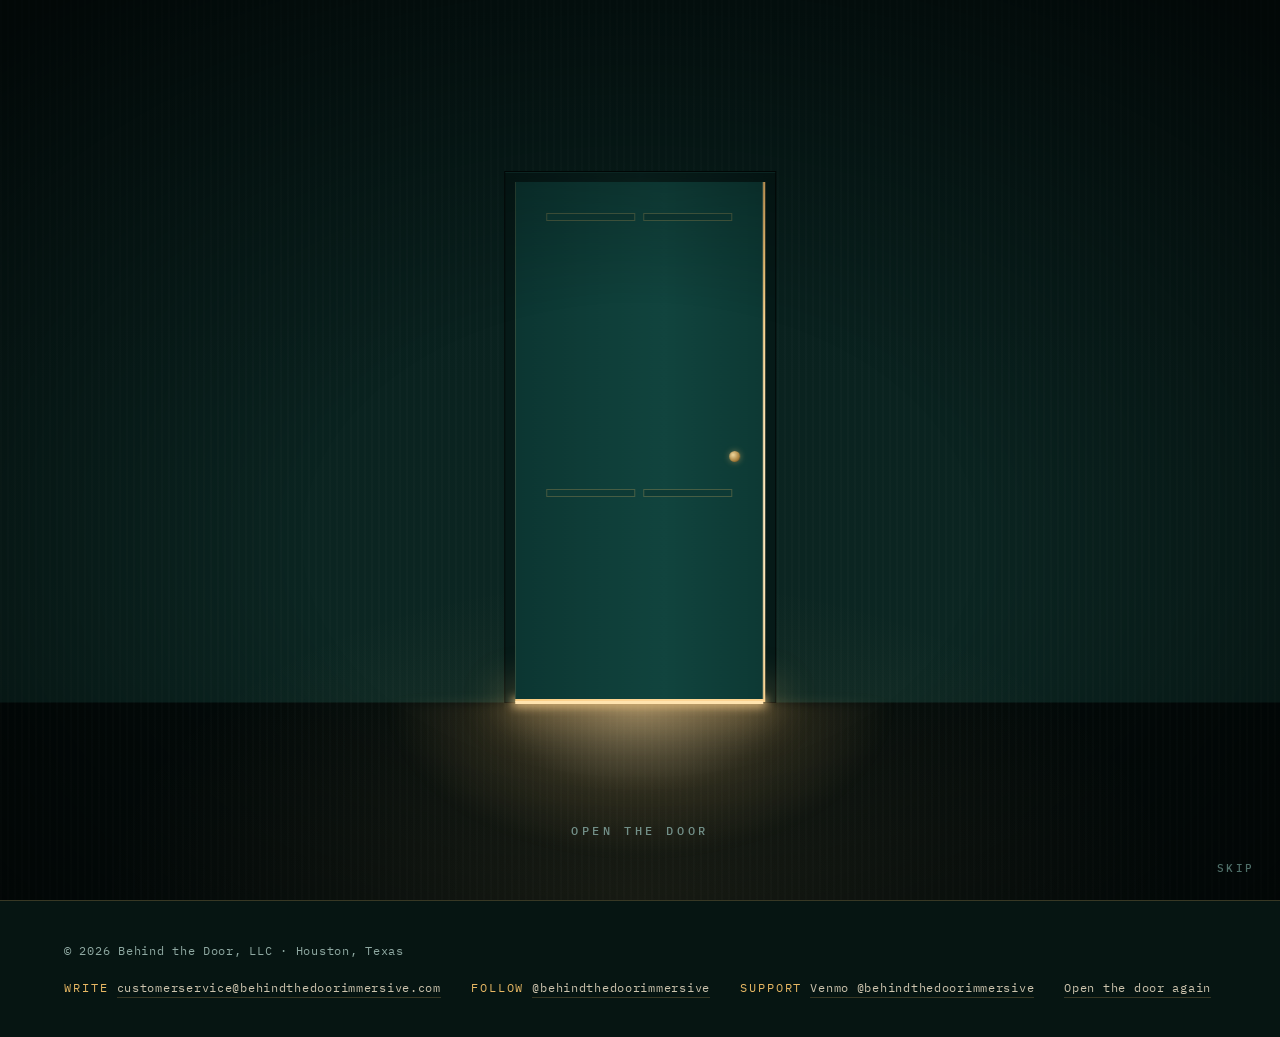
<file: index.html>
<!doctype html>
<html lang="en">
<head>
<meta charset="utf-8">
<meta name="viewport" content="width=device-width, initial-scale=1, viewport-fit=cover">
<title>Behind the Door · Immersive theatre in Houston, Texas</title>
<meta name="description" content="Behind the Door is an immersive theatre company in Houston, Texas. Our first doors open soon. Leave your email for an invitation.">
<meta name="theme-color" content="#0c2723">
<meta property="og:type" content="website">
<meta property="og:site_name" content="Behind the Door">
<meta property="og:title" content="Behind the Door · Immersive theatre in Houston, Texas">
<meta property="og:description" content="Behind the Door is an immersive theatre company in Houston, Texas. Our first doors open soon. Leave your email for an invitation.">
<meta property="og:url" content="https://behindthedoorimmersive.com/">
<meta property="og:image" content="https://behindthedoorimmersive.com/assets/og-image.jpg">
<meta property="og:image:width" content="1200">
<meta property="og:image:height" content="630">
<meta property="og:image:alt" content="A green door in a dark hallway, warm light spilling out around it. Behind the Door: immersive theatre, Houston, Texas.">
<meta property="og:locale" content="en_US">
<meta name="twitter:card" content="summary_large_image">
<link rel="canonical" href="https://behindthedoorimmersive.com/">
<link rel="icon" href="assets/favicon.svg" type="image/svg+xml">
<script>(function(d){var r=d.documentElement;r.classList.add("js","arriving");var s=false;try{s=sessionStorage.getItem("btd-entered")==="1"}catch(e){}if(!s||/[?&]door\b/.test(location.search))r.classList.add("splash-on");})(document);</script>
<link rel="preconnect" href="https://fonts.googleapis.com">
<link rel="preconnect" href="https://fonts.gstatic.com" crossorigin>
<link rel="stylesheet" href="https://fonts.googleapis.com/css2?family=Cormorant+Garamond:ital,wght@0,400;0,500;0,600;1,400;1,500&family=Instrument+Sans:wght@400;500;600&family=IBM+Plex+Mono:wght@400;500&display=swap">
<link rel="stylesheet" href="assets/site.css">
<script type="application/ld+json">{"@context": "https://schema.org", "@type": "PerformingGroup", "name": "Behind the Door", "legalName": "Behind the Door, LLC", "description": "An immersive theatre company in Houston, Texas, making small shows for small audiences.", "foundingLocation": {"@type": "Place", "name": "Houston, Texas"}, "location": {"@type": "Place", "address": {"@type": "PostalAddress", "addressLocality": "Houston", "addressRegion": "TX", "addressCountry": "US"}}, "founder": [{"@type": "Person", "name": "Allen Otto"}, {"@type": "Person", "name": "Chaney Moore"}], "url": "https://behindthedoorimmersive.com/", "logo": "https://behindthedoorimmersive.com/assets/og-image.jpg", "email": "customerservice@behindthedoorimmersive.com", "sameAs": ["https://www.instagram.com/behindthedoorimmersive/"]}</script>
</head>
<body>
<div class="veil" aria-hidden="true"></div>

<!-- The door. Shown once per browser session; light leaks under it and down the latch side. -->
<div id="splash" class="splash" role="region" aria-label="Entrance">
  <div class="sp-scene">
    <div class="sp-floorglow" aria-hidden="true"></div>
    <div class="sp-unit">
      <div class="sp-frame">
        <div class="sp-opening" aria-hidden="true"></div>
        <div class="sp-halo" aria-hidden="true"></div>
        <div class="sp-seam" aria-hidden="true"></div>
        <button type="button" class="sp-leaf" id="sp-leaf" aria-label="Open the door and enter Behind the Door"><i></i><i></i><i></i><i></i><b></b></button>
      </div>
    </div>
    <div class="sp-rays" aria-hidden="true"></div>
    <div class="sp-bloom" aria-hidden="true"></div>
    <div class="sp-dust" aria-hidden="true"><span></span><span></span><span></span><span></span><span></span><span></span><span></span><span></span><span></span><span></span><span></span><span></span><span></span><span></span><span></span><span></span></div>
  </div>
  <div class="sp-flood" aria-hidden="true"></div>
  <p class="sp-hint" aria-hidden="true">Open the door</p>
  <a class="sp-skip" href="#main" id="sp-skip">Skip</a>
</div>

<header class="head">
  <div class="wrap head__in">
    <a class="wordmark" href="./" aria-label="Behind the Door, home"><span>Behind the D</span><svg class="wordmark__key" viewBox="0 0 20 20" aria-hidden="true"><circle cx="10" cy="10" r="8.6" fill="none" stroke="currentColor" stroke-width="1.3"/><circle cx="10" cy="8.4" r="2.1" fill="currentColor"/><path d="M8.9 9.6h2.2l.7 4.6H8.2z" fill="currentColor"/></svg><span>or</span></a>
  </div>
</header>

<main id="main" tabindex="-1">
  <section class="hero pillar velvet" aria-labelledby="hero-title">
    <div class="pillar__light" aria-hidden="true">
      <div class="pillar__wash"></div>
      <div class="pillar__sliver"></div>
      <div class="pillar__floor"></div>
      <canvas class="dust" id="dust"></canvas>
    </div>
    <div class="wrap hero__in">
      <p class="label rise" style="--d:0">Immersive theatre · Houston, TX</p>
      <h1 id="hero-title">
        <span class="rise" style="--d:1">There’s a story</span>
        <span class="rise" style="--d:2">behind every door.</span>
        <em class="rise" style="--d:3">It’s waiting for you to open it.</em>
      </h1>
      <div class="soon rise" style="--d:4">
        <p class="label">Opening soon</p>
        <p>Leave your email and we’ll send an invitation when the first door opens.</p>
        <form class="signup" data-signup data-source="opening-soon" novalidate>
        <label class="sr" for="email">Email address</label>
        <input id="email" name="email" type="email" autocomplete="email" placeholder="you@example.com" required>
        <button class="btn btn--gold" type="submit">Get an invitation</button>
        <p class="signup__msg" role="status" aria-live="polite"></p>
      </form>
      </div>
    </div>
  </section>
</main>

<footer class="foot">
  <div class="wrap foot__in">
    <p class="foot__small">© <span data-year>2026</span> Behind the Door, LLC · Houston, Texas</p>
    <ul class="foot__links">
      <li><span class="foot__k">Write</span><a class="foot__link" href="mailto:customerservice@behindthedoorimmersive.com">customerservice@<wbr>behindthedoorimmersive.com</a></li>
      <li><span class="foot__k">Follow</span><a class="foot__link" href="https://www.instagram.com/behindthedoorimmersive/" rel="me">@behindthedoorimmersive</a></li>
      <li><span class="foot__k">Support</span><a class="foot__link" href="https://venmo.com/u/behindthedoorimmersive">Venmo @behindthedoorimmersive</a></li>
      <li><a class="foot__replay" href="./?door" data-replay>Open the door again</a></li>
    </ul>
  </div>
</footer>
<script src="assets/site.js"></script>
</body>
</html>
</file>
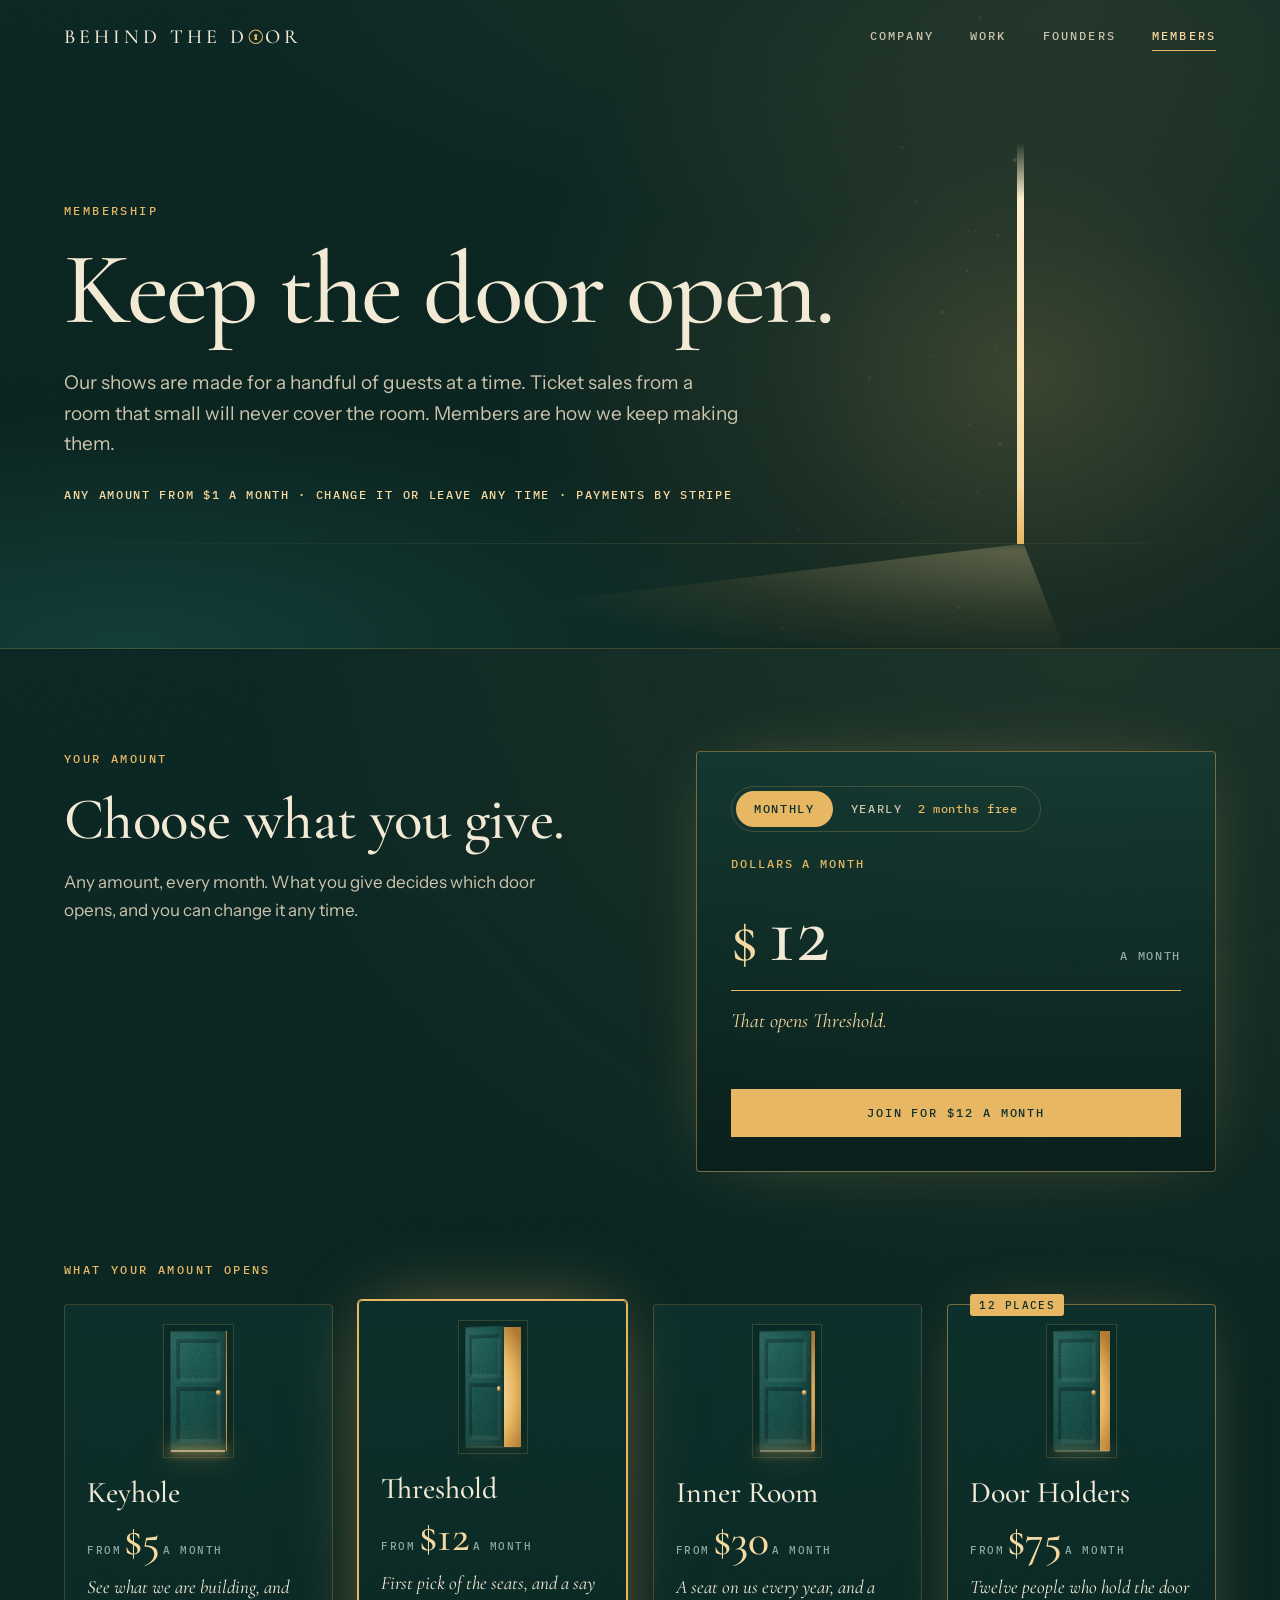
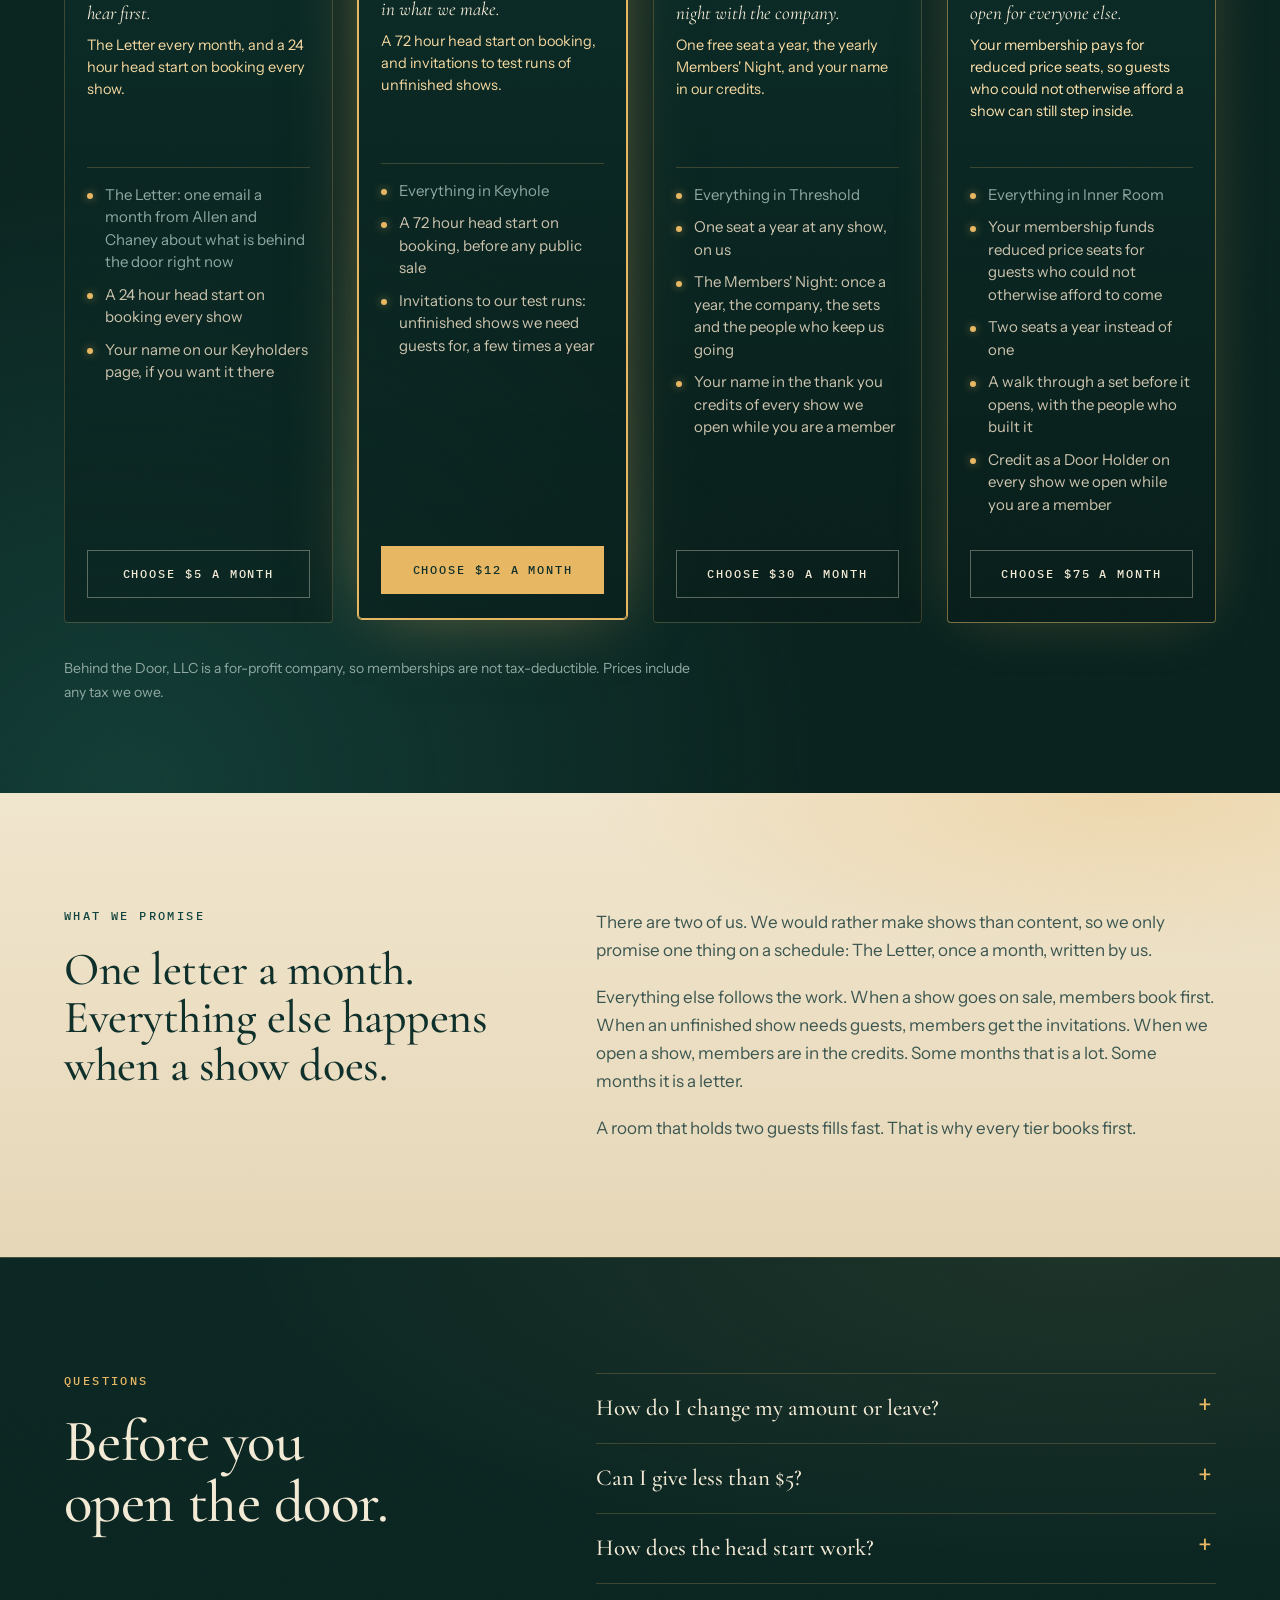
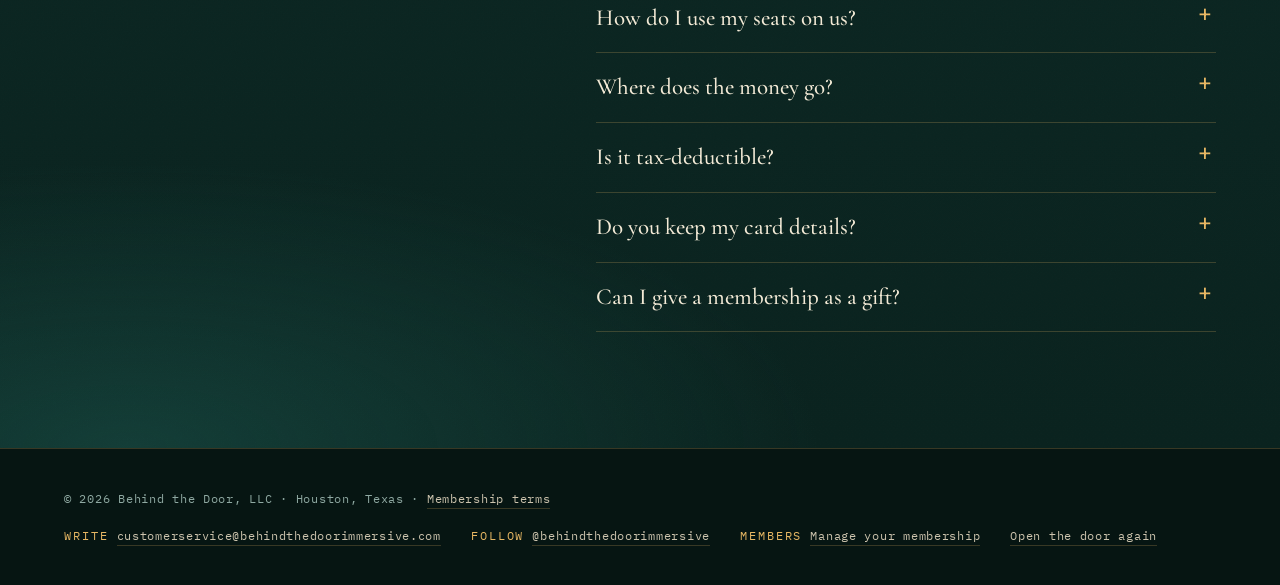
<file: membership/index.html>
<!doctype html>
<html lang="en">
<head>
<meta charset="utf-8">
<meta name="robots" content="noindex">
<meta name="viewport" content="width=device-width, initial-scale=1, viewport-fit=cover">
<title>Membership · Behind the Door</title>
<meta name="description" content="Become a member of Behind the Door, an immersive theatre company in Houston, Texas. Give any amount a month; from $5, a letter from the founders, a head start on every booking, and seats on us.">
<meta name="theme-color" content="#0c2723">
<meta property="og:type" content="website">
<meta property="og:site_name" content="Behind the Door">
<meta property="og:title" content="Membership · Behind the Door">
<meta property="og:description" content="Keep the door open. Members are how a theatre for a handful of guests at a time keeps making shows.">
<meta property="og:url" content="https://behindthedoorimmersive.com/membership/">
<meta property="og:image" content="https://behindthedoorimmersive.com/assets/og-image.jpg">
<meta property="og:image:width" content="1200">
<meta property="og:image:height" content="630">
<meta property="og:image:alt" content="A green door in a dark hallway, warm light spilling out around it. Behind the Door: immersive theatre, Houston, Texas.">
<meta property="og:locale" content="en_US">
<meta name="twitter:card" content="summary_large_image">
<link rel="canonical" href="https://behindthedoorimmersive.com/membership/">
<link rel="icon" href="../assets/favicon.svg" type="image/svg+xml">
<script>(function(d){var r=d.documentElement;r.classList.add("js","arriving");})(document);</script>
<link rel="preconnect" href="https://fonts.googleapis.com">
<link rel="preconnect" href="https://fonts.gstatic.com" crossorigin>
<link rel="stylesheet" href="https://fonts.googleapis.com/css2?family=Cormorant+Garamond:ital,wght@0,400;0,500;0,600;1,400;1,500&family=Instrument+Sans:wght@400;500;600&family=IBM+Plex+Mono:wght@400;500&display=swap">
<link rel="stylesheet" href="../assets/site.css">
<link rel="stylesheet" href="../assets/members.css">
<script type="application/ld+json">{"@context": "https://schema.org", "@type": "PerformingGroup", "name": "Behind the Door", "legalName": "Behind the Door, LLC", "url": "https://behindthedoorimmersive.com/", "email": "customerservice@behindthedoorimmersive.com", "sameAs": ["https://www.instagram.com/behindthedoorimmersive/"]}</script>
</head>
<body data-membership-api="https://btd-production.up.railway.app">
<div class="veil" aria-hidden="true"></div>

<header class="head">
  <div class="wrap head__in">
    <a class="wordmark" href="../" aria-label="Behind the Door, home"><span>Behind the D</span><svg class="wordmark__key" viewBox="0 0 20 20" aria-hidden="true"><circle cx="10" cy="10" r="8.6" fill="none" stroke="currentColor" stroke-width="1.3"/><circle cx="10" cy="8.4" r="2.1" fill="currentColor"/><path d="M8.9 9.6h2.2l.7 4.6H8.2z" fill="currentColor"/></svg><span>or</span></a>
    <nav class="nav" aria-label="Main">
      <a href="../preview/company/">Company</a>
      <a href="../preview/work/">Work</a>
      <a href="../preview/founders/">Founders</a>
      <a href="../membership/" aria-current="page">Members</a>
    </nav>
  </div>
</header>

<main id="main" tabindex="-1">
  <section class="mhero pillar velvet" aria-labelledby="hero-title">
    <div class="pillar__light" aria-hidden="true">
      <div class="pillar__wash"></div>
      <div class="pillar__sliver"></div>
      <div class="pillar__floor"></div>
      <canvas class="dust" id="dust"></canvas>
    </div>
    <div class="wrap hero__in">
      <p class="label rise" style="--d:0">Membership</p>
      <h1 id="hero-title" class="rise" style="--d:1">Keep the door open.</h1>
      <p class="lede rise" style="--d:2">Our shows are made for a handful of guests at a time. Ticket sales from a room that small will never cover the room. Members are how we keep making them.</p>
      <p class="mhero__facts rise" style="--d:3">Any amount from $1 a month · Change it or leave any time · Payments by Stripe</p>
    </div>
  </section>

  <div class="mnotice" id="mnotice" role="status" aria-live="polite" hidden></div>

  <section class="tiers-sec velvet" id="join" aria-labelledby="join-title">
    <div class="wrap">
      <div class="join-grid">
        <div>
          <p class="label">Your amount</p>
          <h2 id="join-title">Choose what you give.</h2>
          <p class="join__lede">Any amount, every month. What you give decides which door opens, and you can change it any time.</p>
        </div>
        <form class="join" id="join-form" method="post" action="https://btd-production.up.railway.app/api/checkout">
          <fieldset class="period" aria-label="Billing period">
            <legend class="sr">Pay monthly or yearly</legend>
            <input type="radio" name="interval" id="period-month" value="month" checked>
            <label for="period-month">Monthly</label>
            <input type="radio" name="interval" id="period-year" value="year">
            <label for="period-year">Yearly <span>2 months free</span></label>
          </fieldset>
          <label class="join__label" for="amount">Dollars a month</label>
          <div class="amount">
            <span class="amount__cur" aria-hidden="true">$</span>
            <input id="amount" name="amount" type="number" inputmode="numeric" min="1" max="999999" step="1" value="12" required aria-describedby="join-tier">
            <span class="amount__per" aria-hidden="true">a month</span>
          </div>
          <p class="join__tier" id="join-tier" aria-live="polite">Whole dollars, $1 or more. $5 and up opens a door below.</p>
          <label class="hp" aria-hidden="true">Leave empty <input name="website" tabindex="-1" autocomplete="off"></label>
          <button class="btn btn--gold join__go" type="submit">Join</button>
        </form>
      </div>

      <p class="label tiers-label">What your amount opens</p>
      <ul class="tiers">
        <!-- Names, thresholds, summaries and perks must match membership/tiers.json (a test checks). -->
        <li class="tier" data-tier="keyhole" data-from="5" style="--open:.06">
          <div class="tier__art" aria-hidden="true"><div class="door"><div class="door__beyond"></div><div class="door__leaf"><i class="door__panel door__panel--top"></i><i class="door__panel door__panel--low"></i><b class="door__knob"></b></div><div class="door__gap"></div></div><div class="door__spill"></div></div>
          <h3 class="tier__name">Keyhole</h3>
          <p class="tier__price"><span class="from">From</span> <span class="amt">$5</span> <span class="per">a month</span></p>
          <p class="tier__sum">See what we are building, and hear first. <span>The Letter every month, and a 24 hour head start on booking every show.</span></p>
          <ul class="tier__perks">
            <li>The Letter: one email a month from Allen and Chaney about what is behind the door right now</li>
            <li>A 24 hour head start on booking every show</li>
            <li>Your name on our Keyholders page, if you want it there</li>
          </ul>
          <a class="btn btn--line tier__pick" href="#join" data-amount="5">Choose $5 a month</a>
        </li>
        <li class="tier" data-tier="threshold" data-from="12" style="--open:.14">
          <div class="tier__art" aria-hidden="true"><div class="door"><div class="door__beyond"></div><div class="door__leaf"><i class="door__panel door__panel--top"></i><i class="door__panel door__panel--low"></i><b class="door__knob"></b></div><div class="door__gap"></div></div><div class="door__spill"></div></div>
          <h3 class="tier__name">Threshold</h3>
          <p class="tier__price"><span class="from">From</span> <span class="amt">$12</span> <span class="per">a month</span></p>
          <p class="tier__sum">First pick of the seats, and a say in what we make. <span>A 72 hour head start on booking, and invitations to test runs of unfinished shows.</span></p>
          <ul class="tier__perks">
            <li>Everything in Keyhole</li>
            <li>A 72 hour head start on booking, before any public sale</li>
            <li>Invitations to our test runs: unfinished shows we need guests for, a few times a year</li>
          </ul>
          <a class="btn btn--line tier__pick" href="#join" data-amount="12">Choose $12 a month</a>
        </li>
        <li class="tier" data-tier="inner-room" data-from="30" style="--open:.26">
          <div class="tier__art" aria-hidden="true"><div class="door"><div class="door__beyond"></div><div class="door__leaf"><i class="door__panel door__panel--top"></i><i class="door__panel door__panel--low"></i><b class="door__knob"></b></div><div class="door__gap"></div></div><div class="door__spill"></div></div>
          <h3 class="tier__name">Inner Room</h3>
          <p class="tier__price"><span class="from">From</span> <span class="amt">$30</span> <span class="per">a month</span></p>
          <p class="tier__sum">A seat on us every year, and a night with the company. <span>One free seat a year, the yearly Members' Night, and your name in our credits.</span></p>
          <ul class="tier__perks">
            <li>Everything in Threshold</li>
            <li>One seat a year at any show, on us</li>
            <li>The Members' Night: once a year, the company, the sets and the people who keep us going</li>
            <li>Your name in the thank you credits of every show we open while you are a member</li>
          </ul>
          <a class="btn btn--line tier__pick" href="#join" data-amount="30">Choose $30 a month</a>
        </li>
        <li class="tier tier--top" data-tier="door-holder" data-from="75" style="--open:.4">
          <div class="tier__art" aria-hidden="true"><div class="door"><div class="door__beyond"></div><div class="door__leaf"><i class="door__panel door__panel--top"></i><i class="door__panel door__panel--low"></i><b class="door__knob"></b></div><div class="door__gap"></div></div><div class="door__spill"></div></div>
          <h3 class="tier__name">Door Holders</h3>
          <p class="tier__price"><span class="from">From</span> <span class="amt">$75</span> <span class="per">a month</span></p>
          <p class="tier__sum">Twelve people who hold the door open for everyone else. <span>Your membership pays for reduced price seats, so guests who could not otherwise afford a show can still step inside.</span></p>
          <ul class="tier__perks">
            <li>Everything in Inner Room</li>
            <li>Your membership funds reduced price seats for guests who could not otherwise afford to come</li>
            <li>Two seats a year instead of one</li>
            <li>A walk through a set before it opens, with the people who built it</li>
            <li>Credit as a Door Holder on every show we open while you are a member</li>
          </ul>
          <a class="btn btn--line tier__pick" href="#join" data-amount="75">Choose $75 a month</a>
          <p class="tier__flag">12 places</p>
        </li>
      </ul>

      <p class="tax-note">Behind the Door, LLC is a for-profit company, so memberships are not tax-deductible. Prices include any tax we owe.</p>
    </div>
  </section>

  <section class="promise parlor" aria-labelledby="promise-title">
    <div class="wrap split">
      <header>
        <p class="label label--ink">What we promise</p>
        <h2 id="promise-title">One letter a month. Everything else happens when a show does.</h2>
      </header>
      <div class="prose prose--ink">
        <p>There are two of us. We would rather make shows than content, so we only promise one thing on a schedule: The Letter, once a month, written by us.</p>
        <p>Everything else follows the work. When a show goes on sale, members book first. When an unfinished show needs guests, members get the invitations. When we open a show, members are in the credits. Some months that is a lot. Some months it is a letter.</p>
        <p>A room that holds two guests fills fast. That is why every tier books first.</p>
      </div>
    </div>
  </section>

  <section class="faq velvet" aria-labelledby="faq-title">
    <div class="wrap split">
      <header>
        <p class="label">Questions</p>
        <h2 id="faq-title">Before you open the door.</h2>
      </header>
      <div class="faq__list">
        <details>
          <summary>How do I change my amount or leave?</summary>
          <p>Every receipt has a link to manage your membership, or use <a href="manage/">this page</a>. You can raise or lower your amount, switch between monthly and yearly, update your card or cancel. Raising it starts right away. Lowering it or cancelling takes effect at the end of the month or year you already paid for, and you keep your benefits until then.</p>
        </details>
        <details>
          <summary>Can I give less than $5?</summary>
          <p>Yes. Any whole dollar amount from $1 a month helps, and every dollar goes into the shows. Tier benefits start at $5 a month. One thing to know: Stripe keeps about 30¢ of every payment, so small amounts go further if you pay yearly.</p>
        </details>
        <details>
          <summary>How does the head start work?</summary>
          <p>Before a show goes on public sale, members get an email with a booking link that opens early: 24 hours early for Keyhole members, 72 hours for everyone else. Seats are still first come, first served among members.</p>
        </details>
        <details>
          <summary>How do I use my seats on us?</summary>
          <p>Inner Room and Door Holder members get a code with each new run. Use it once per membership year for any show with seats left. Seats on us do not roll over.</p>
        </details>
        <details>
          <summary>Where does the money go?</summary>
          <p>Into the shows: rent for rooms, building sets, paying actors. Stripe, our payment processor, keeps about 3.6% plus 30¢ of each payment. Paying yearly means fewer of those 30¢ fees, which is part of why it costs less.</p>
        </details>
        <details>
          <summary>Is it tax-deductible?</summary>
          <p>Not right now. Behind the Door is a for-profit company today. We are working toward fiscal sponsorship by a nonprofit. If that happens, we will write to every member about what changes before anything changes.</p>
        </details>
        <details>
          <summary>Do you keep my card details?</summary>
          <p>No. Payments run through Stripe’s own checkout page; your card never touches our website. We keep your name, email, tier and payment history so we can send The Letter and thank you properly. See our <a href="terms/#privacy">membership terms and privacy note</a>.</p>
        </details>
        <details>
          <summary>Can I give a membership as a gift?</summary>
          <p>Not through this page yet. Write to us at <a href="mailto:customerservice@behindthedoorimmersive.com">customerservice@behindthedoorimmersive.com</a> and we will set one up by hand.</p>
        </details>
      </div>
    </div>
  </section>
</main>

<footer class="foot">
  <div class="wrap foot__in">
    <p class="foot__small">© <span data-year>2026</span> Behind the Door, LLC · Houston, Texas · <a class="foot__link" href="terms/">Membership terms</a></p>
    <ul class="foot__links">
      <li><span class="foot__k">Write</span><a class="foot__link" href="mailto:customerservice@behindthedoorimmersive.com">customerservice@<wbr>behindthedoorimmersive.com</a></li>
      <li><span class="foot__k">Follow</span><a class="foot__link" href="https://www.instagram.com/behindthedoorimmersive/" rel="me">@behindthedoorimmersive</a></li>
      <li><span class="foot__k">Members</span><a class="foot__link" href="manage/">Manage your membership</a></li>
      <li><a class="foot__replay" href="../?door" data-replay>Open the door again</a></li>
    </ul>
  </div>
</footer>
<script src="../assets/site.js"></script>
<script src="../assets/members.js"></script>
</body>
</html>
</file>
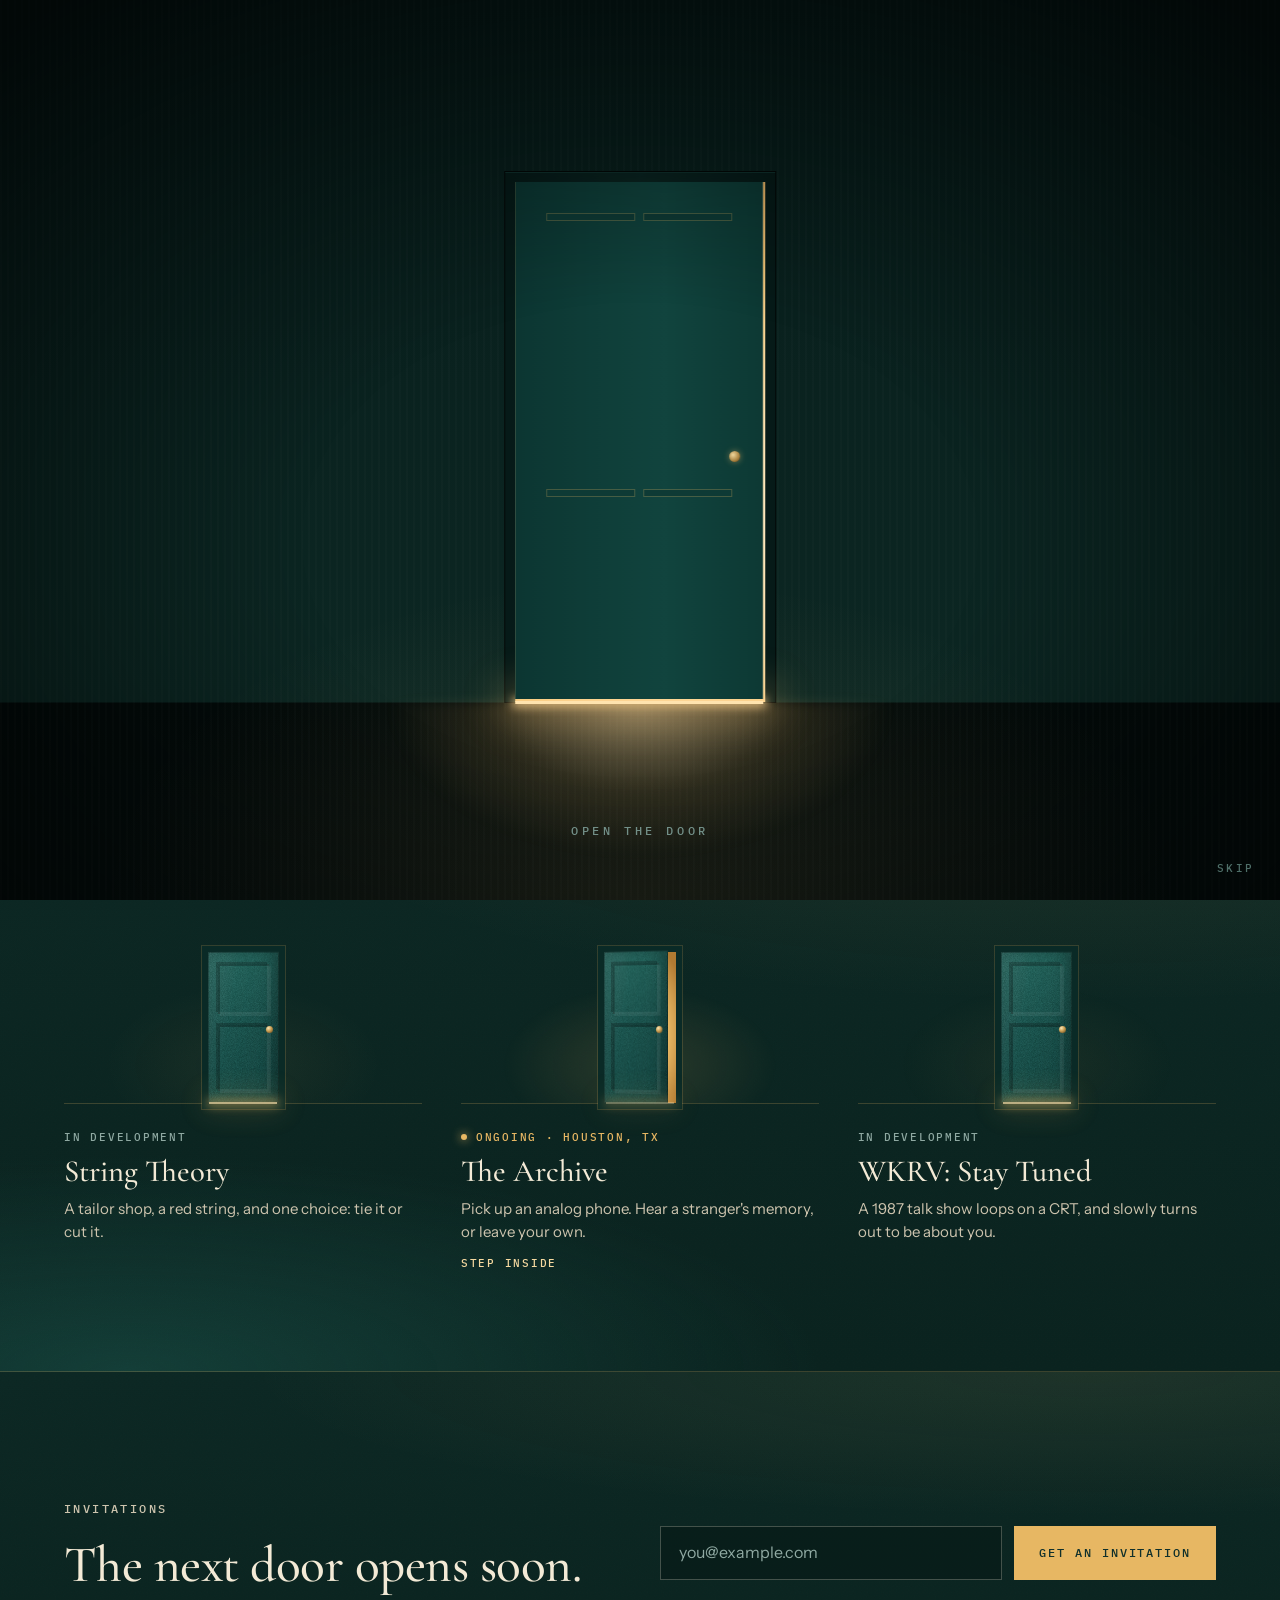
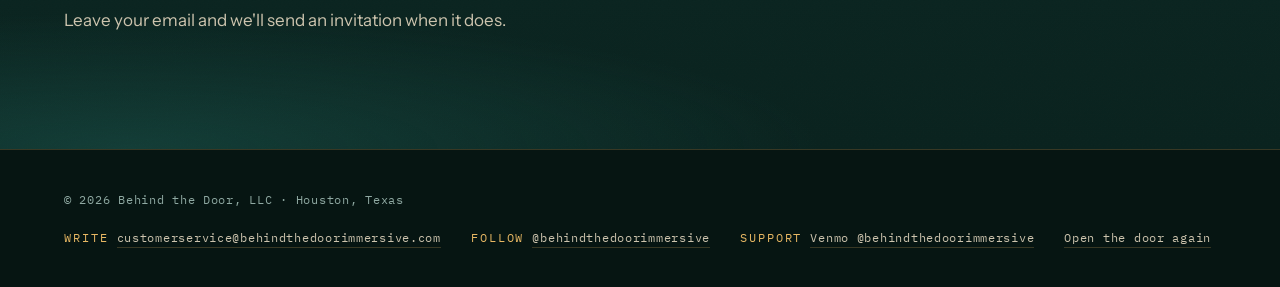
<file: preview/index.html>
<!doctype html>
<html lang="en">
<head>
<meta charset="utf-8">
<meta name="robots" content="noindex">
<meta name="viewport" content="width=device-width, initial-scale=1, viewport-fit=cover">
<title>Behind the Door · Immersive theatre in Houston, Texas</title>
<meta name="description" content="Behind the Door makes small, immersive theatre in Houston, Texas, for a handful of guests at a time. There’s a story behind every door.">
<meta name="theme-color" content="#0c2723">
<meta property="og:type" content="website">
<meta property="og:site_name" content="Behind the Door">
<meta property="og:title" content="Behind the Door · Immersive theatre in Houston, Texas">
<meta property="og:description" content="Behind the Door makes small, immersive theatre in Houston, Texas, for a handful of guests at a time. There’s a story behind every door.">
<meta property="og:url" content="https://behindthedoorimmersive.com/preview/">
<meta property="og:image" content="https://behindthedoorimmersive.com/assets/og-image.jpg">
<meta property="og:image:width" content="1200">
<meta property="og:image:height" content="630">
<meta property="og:image:alt" content="A green door in a dark hallway, warm light spilling out around it. Behind the Door: immersive theatre, Houston, Texas.">
<meta property="og:locale" content="en_US">
<meta name="twitter:card" content="summary_large_image">
<link rel="canonical" href="https://behindthedoorimmersive.com/preview/">
<link rel="icon" href="assets/favicon.svg" type="image/svg+xml">
<script>(function(d){var r=d.documentElement;r.classList.add("js","arriving");var s=false;try{s=sessionStorage.getItem("btd-entered")==="1"}catch(e){}if(!s||/[?&]door\b/.test(location.search))r.classList.add("splash-on");})(document);</script>
<link rel="preconnect" href="https://fonts.googleapis.com">
<link rel="preconnect" href="https://fonts.gstatic.com" crossorigin>
<link rel="stylesheet" href="https://fonts.googleapis.com/css2?family=Cormorant+Garamond:ital,wght@0,400;0,500;0,600;1,400;1,500&family=Instrument+Sans:wght@400;500;600&family=IBM+Plex+Mono:wght@400;500&display=swap">
<link rel="stylesheet" href="assets/site.css">
<script type="application/ld+json">{"@context": "https://schema.org", "@type": "PerformingGroup", "name": "Behind the Door", "legalName": "Behind the Door, LLC", "description": "An immersive theatre company in Houston, Texas, making small shows for small audiences.", "foundingLocation": {"@type": "Place", "name": "Houston, Texas"}, "location": {"@type": "Place", "address": {"@type": "PostalAddress", "addressLocality": "Houston", "addressRegion": "TX", "addressCountry": "US"}}, "founder": [{"@type": "Person", "name": "Allen Otto"}, {"@type": "Person", "name": "Chaney Moore"}], "url": "https://behindthedoorimmersive.com/", "logo": "https://behindthedoorimmersive.com/assets/og-image.jpg", "email": "customerservice@behindthedoorimmersive.com", "sameAs": ["https://www.instagram.com/behindthedoorimmersive/"]}</script>
</head>
<body>
<div class="veil" aria-hidden="true"></div>

<!-- The door. Shown once per browser session; light leaks under it and down the latch side. -->
<div id="splash" class="splash" role="region" aria-label="Entrance">
  <div class="sp-scene">
    <div class="sp-floorglow" aria-hidden="true"></div>
    <div class="sp-unit">
      <div class="sp-frame">
        <div class="sp-opening" aria-hidden="true"></div>
        <div class="sp-halo" aria-hidden="true"></div>
        <div class="sp-seam" aria-hidden="true"></div>
        <button type="button" class="sp-leaf" id="sp-leaf" aria-label="Open the door and enter Behind the Door"><i></i><i></i><i></i><i></i><b></b></button>
      </div>
    </div>
    <div class="sp-rays" aria-hidden="true"></div>
    <div class="sp-bloom" aria-hidden="true"></div>
    <div class="sp-dust" aria-hidden="true"><span></span><span></span><span></span><span></span><span></span><span></span><span></span><span></span><span></span><span></span><span></span><span></span><span></span><span></span><span></span><span></span></div>
  </div>
  <div class="sp-flood" aria-hidden="true"></div>
  <p class="sp-hint" aria-hidden="true">Open the door</p>
  <a class="sp-skip" href="#main" id="sp-skip">Skip</a>
</div>

<header class="head">
  <div class="wrap head__in">
    <a class="wordmark" href="./" aria-label="Behind the Door, home"><span>Behind the D</span><svg class="wordmark__key" viewBox="0 0 20 20" aria-hidden="true"><circle cx="10" cy="10" r="8.6" fill="none" stroke="currentColor" stroke-width="1.3"/><circle cx="10" cy="8.4" r="2.1" fill="currentColor"/><path d="M8.9 9.6h2.2l.7 4.6H8.2z" fill="currentColor"/></svg><span>or</span></a>
    <nav class="nav" aria-label="Main">
      <a href="company/">Company</a>
      <a href="work/">Work</a>
      <a href="founders/">Founders</a>
    </nav>
  </div>
</header>

<main id="main" tabindex="-1">
  <section class="hero hero--home pillar velvet" aria-labelledby="hero-title">
    <div class="pillar__light" aria-hidden="true">
      <div class="pillar__wash"></div>
      <div class="pillar__sliver"></div>
      <div class="pillar__floor"></div>
      <canvas class="dust" id="dust"></canvas>
    </div>
    <div class="wrap hero__in">
      <p class="label rise" style="--d:0">Immersive theatre · Houston, TX</p>
      <h1 id="hero-title">
        <span class="rise" style="--d:1">There’s a story</span>
        <span class="rise" style="--d:2">behind every door.</span>
        <em class="rise" style="--d:3">It’s waiting for you to open it.</em>
      </h1>
      <div class="hero__actions rise" style="--d:4">
        <a class="btn btn--gold" href="#invite">Get an invitation</a>
        <a class="btn btn--line" href="work/">See the work</a>
      </div>
    </div>
  </section>

  <section class="velvet" aria-labelledby="doors-title" style="padding: clamp(70px, 8vw, 110px) 0">
    <div class="wrap">
      <p class="label">Our work</p>
      <h2 id="doors-title" class="sr">Our shows</h2>
      <ul class="doors">
      <li>
        <div class="choice">
          <div class="choice__art" aria-hidden="true"><div class="door"><div class="door__beyond"></div><div class="door__leaf"><i class="door__panel door__panel--top"></i><i class="door__panel door__panel--low"></i><b class="door__knob"></b></div><div class="door__gap"></div></div><div class="door__spill"></div></div>
          <p class="choice__status">In development</p>
          <h3 class="choice__title">String Theory</h3>
          <p class="choice__line">A tailor shop, a red string, and one choice: tie it or cut it.</p>
        </div>
      </li>
      <li>
        <a class="choice choice--open" href="work/the-archive/">
          <div class="choice__art" aria-hidden="true"><div class="door"><div class="door__beyond"></div><div class="door__leaf"><i class="door__panel door__panel--top"></i><i class="door__panel door__panel--low"></i><b class="door__knob"></b></div><div class="door__gap"></div></div><div class="door__spill"></div></div>
          <p class="choice__status">Ongoing · Houston, TX</p>
          <h3 class="choice__title">The Archive</h3>
          <p class="choice__line">Pick up an analog phone. Hear a stranger's memory, or leave your own.</p>
          <span class="choice__more">Step inside</span>
        </a>
      </li>
      <li>
        <div class="choice">
          <div class="choice__art" aria-hidden="true"><div class="door"><div class="door__beyond"></div><div class="door__leaf"><i class="door__panel door__panel--top"></i><i class="door__panel door__panel--low"></i><b class="door__knob"></b></div><div class="door__gap"></div></div><div class="door__spill"></div></div>
          <p class="choice__status">In development</p>
          <h3 class="choice__title">WKRV: Stay Tuned</h3>
          <p class="choice__line">A 1987 talk show loops on a CRT, and slowly turns out to be about you.</p>
        </div>
      </li>
    </ul>
    </div>
  </section>

  <section class="invite velvet" id="invite" aria-labelledby="invite-title">
    <div class="wrap invite__in">
      <div>
        <p class="label">Invitations</p>
        <h2 id="invite-title">The next door opens soon.</h2>
        <p>Leave your email and we'll send an invitation when it does.</p>
      </div>
      <form class="signup" data-signup data-source="home" novalidate>
        <label class="sr" for="email-invite">Email address</label>
        <input id="email-invite" name="email" type="email" autocomplete="email" placeholder="you@example.com" required>
        <button class="btn btn--gold" type="submit">Get an invitation</button>
        <p class="signup__msg" role="status" aria-live="polite"></p>
      </form>
    </div>
  </section>

</main>

<footer class="foot">
  <div class="wrap foot__in">
    <p class="foot__small">© <span data-year>2026</span> Behind the Door, LLC · Houston, Texas</p>
    <ul class="foot__links">
      <li><span class="foot__k">Write</span><a class="foot__link" href="mailto:customerservice@behindthedoorimmersive.com">customerservice@<wbr>behindthedoorimmersive.com</a></li>
      <li><span class="foot__k">Follow</span><a class="foot__link" href="https://www.instagram.com/behindthedoorimmersive/" rel="me">@behindthedoorimmersive</a></li>
      <li><span class="foot__k">Support</span><a class="foot__link" href="https://venmo.com/u/behindthedoorimmersive">Venmo @behindthedoorimmersive</a></li>
      <li><a class="foot__replay" href="./?door" data-replay>Open the door again</a></li>
    </ul>
  </div>
</footer>
<script src="assets/site.js"></script>
</body>
</html>
</file>
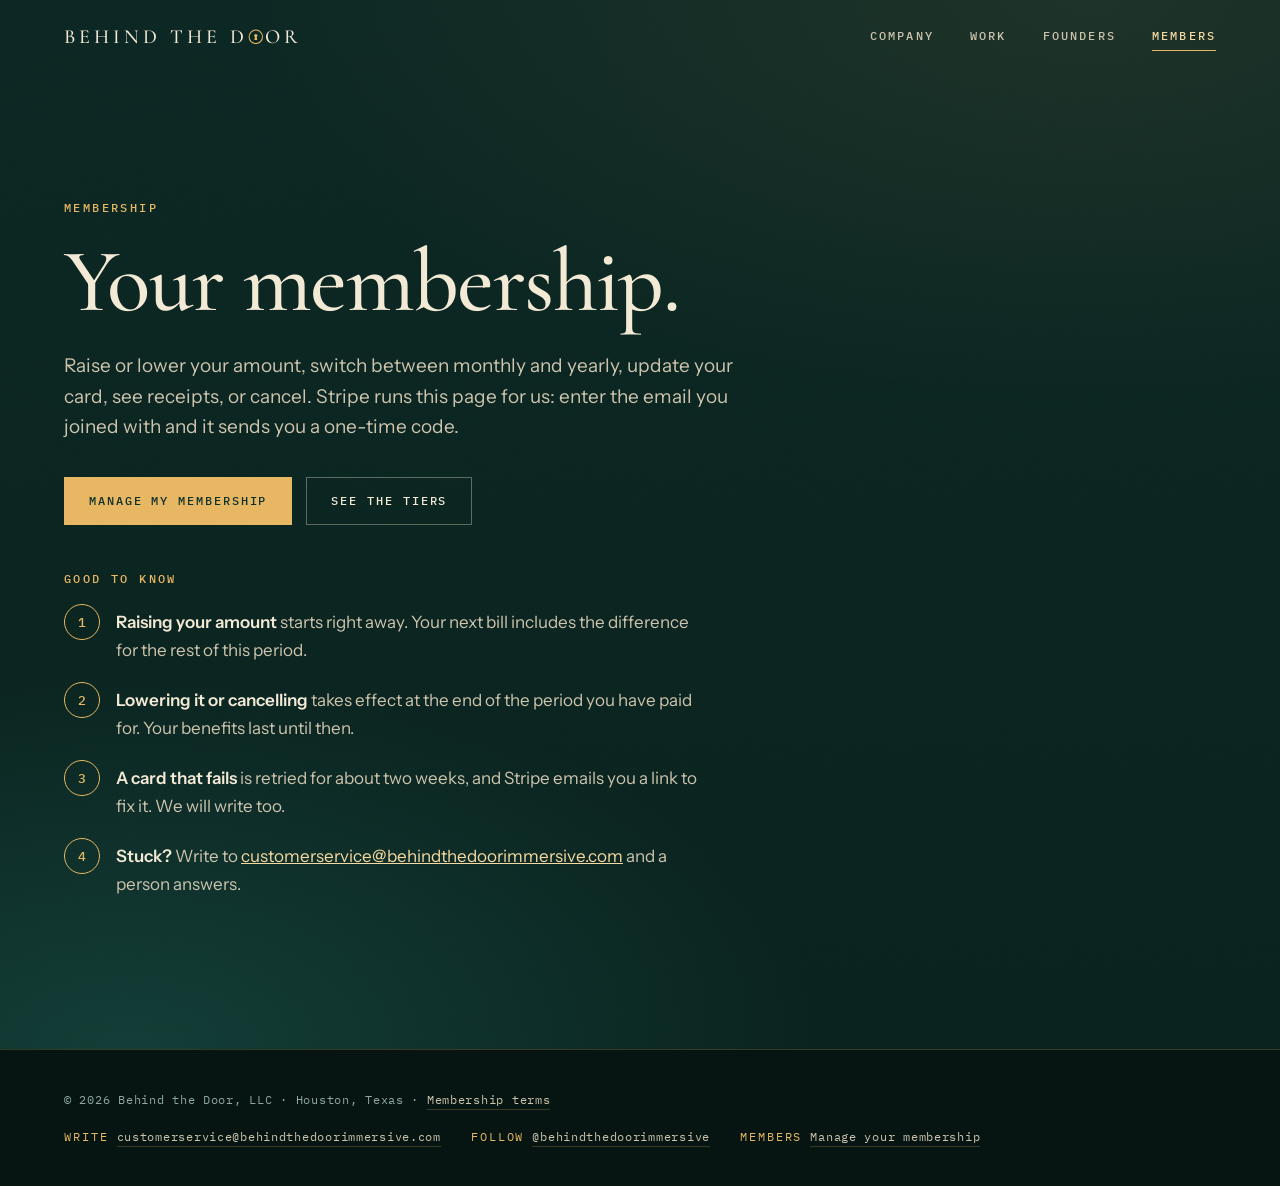
<file: membership/manage/index.html>
<!doctype html>
<html lang="en">
<head>
<meta charset="utf-8">
<meta name="viewport" content="width=device-width, initial-scale=1, viewport-fit=cover">
<title>Your membership · Behind the Door</title>
<meta name="description" content="Change, update or cancel your Behind the Door membership.">
<meta name="robots" content="noindex">
<meta name="theme-color" content="#0c2723">
<link rel="canonical" href="https://behindthedoorimmersive.com/membership/manage/">
<link rel="icon" href="../../assets/favicon.svg" type="image/svg+xml">
<script>(function(d){var r=d.documentElement;r.classList.add("js","arriving");})(document);</script>
<link rel="preconnect" href="https://fonts.googleapis.com">
<link rel="preconnect" href="https://fonts.gstatic.com" crossorigin>
<link rel="stylesheet" href="https://fonts.googleapis.com/css2?family=Cormorant+Garamond:ital,wght@0,400;0,500;0,600;1,400;1,500&family=Instrument+Sans:wght@400;500;600&family=IBM+Plex+Mono:wght@400;500&display=swap">
<link rel="stylesheet" href="../../assets/site.css">
<link rel="stylesheet" href="../../assets/members.css">
</head>
<body data-membership-api="https://btd-production.up.railway.app">
<div class="veil" aria-hidden="true"></div>

<header class="head">
  <div class="wrap head__in">
    <a class="wordmark" href="../../" aria-label="Behind the Door, home"><span>Behind the D</span><svg class="wordmark__key" viewBox="0 0 20 20" aria-hidden="true"><circle cx="10" cy="10" r="8.6" fill="none" stroke="currentColor" stroke-width="1.3"/><circle cx="10" cy="8.4" r="2.1" fill="currentColor"/><path d="M8.9 9.6h2.2l.7 4.6H8.2z" fill="currentColor"/></svg><span>or</span></a>
    <nav class="nav" aria-label="Main">
      <a href="../../preview/company/">Company</a>
      <a href="../../preview/work/">Work</a>
      <a href="../../preview/founders/">Founders</a>
      <a href="../" aria-current="page">Members</a>
    </nav>
  </div>
</header>

<div class="mnotice" id="mnotice" role="status" aria-live="polite" hidden></div>
<main id="main" class="velvet" tabindex="-1">
  <section class="mpage" data-manage>
    <div class="wrap">
      <p class="label">Membership</p>
      <h1>Your membership.</h1>
      <p class="lede">Raise or lower your amount, switch between monthly and yearly, update your card, see receipts, or cancel. Stripe runs this page for us: enter the email you joined with and it sends you a one-time code.</p>
      <div class="actions">
        <a class="btn btn--gold" href="https://billing.stripe.com/p/login/test_28E6oI1vM4ej5SGgv3fEk00" data-portal-login>Manage my membership</a>
        <a class="btn btn--line" href="../">See the tiers</a>
      </div>
      <p class="label">Good to know</p>
      <ol class="steps">
        <li><b>Raising your amount</b> starts right away. Your next bill includes the difference for the rest of this period.</li>
        <li><b>Lowering it or cancelling</b> takes effect at the end of the period you have paid for. Your benefits last until then.</li>
        <li><b>A card that fails</b> is retried for about two weeks, and Stripe emails you a link to fix it. We will write too.</li>
        <li><b>Stuck?</b> Write to <a href="mailto:customerservice@behindthedoorimmersive.com">customerservice@behindthedoorimmersive.com</a> and a person answers.</li>
      </ol>
    </div>
  </section>
</main>

<footer class="foot">
  <div class="wrap foot__in">
    <p class="foot__small">© <span data-year>2026</span> Behind the Door, LLC · Houston, Texas · <a class="foot__link" href="../terms/">Membership terms</a></p>
    <ul class="foot__links">
      <li><span class="foot__k">Write</span><a class="foot__link" href="mailto:customerservice@behindthedoorimmersive.com">customerservice@<wbr>behindthedoorimmersive.com</a></li>
      <li><span class="foot__k">Follow</span><a class="foot__link" href="https://www.instagram.com/behindthedoorimmersive/" rel="me">@behindthedoorimmersive</a></li>
      <li><span class="foot__k">Members</span><a class="foot__link" href="../manage/">Manage your membership</a></li>
    </ul>
  </div>
</footer>
<script src="../../assets/site.js"></script>
<script src="../../assets/members.js"></script>
</body>
</html>
</file>
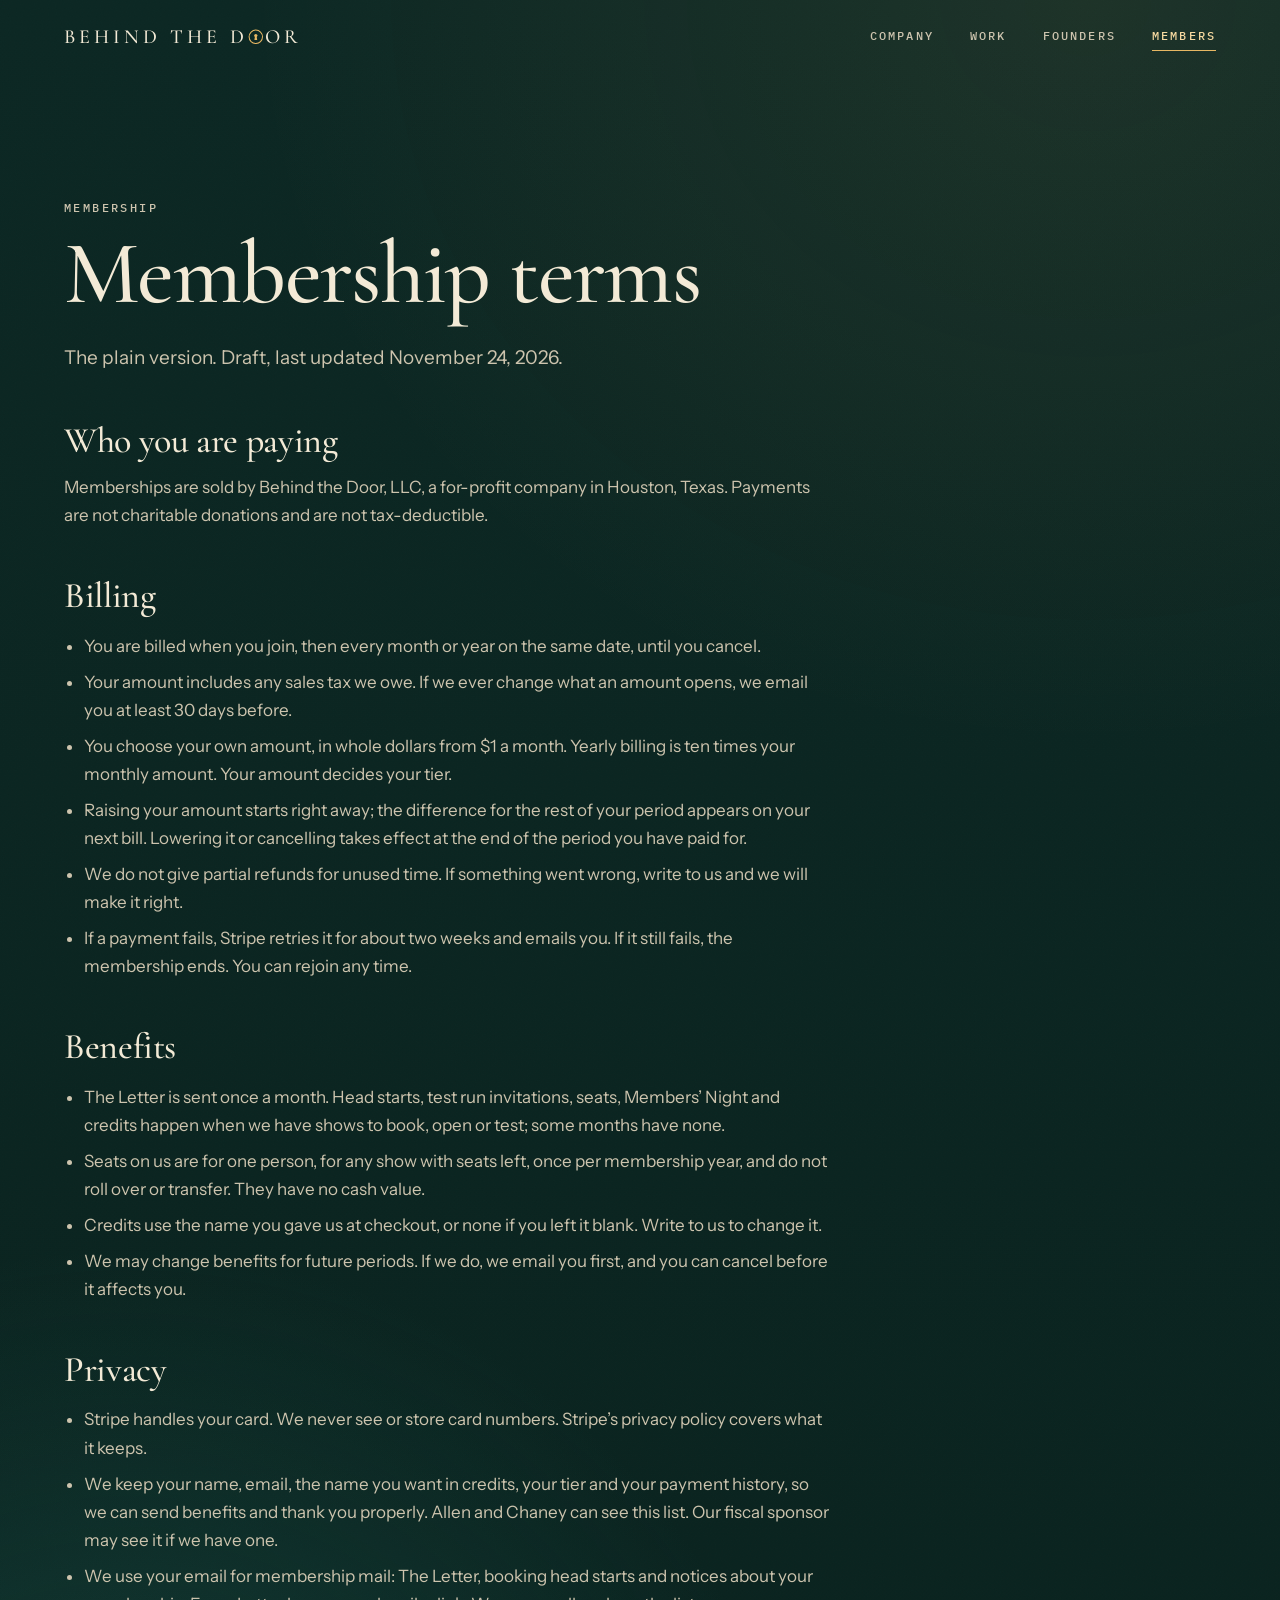
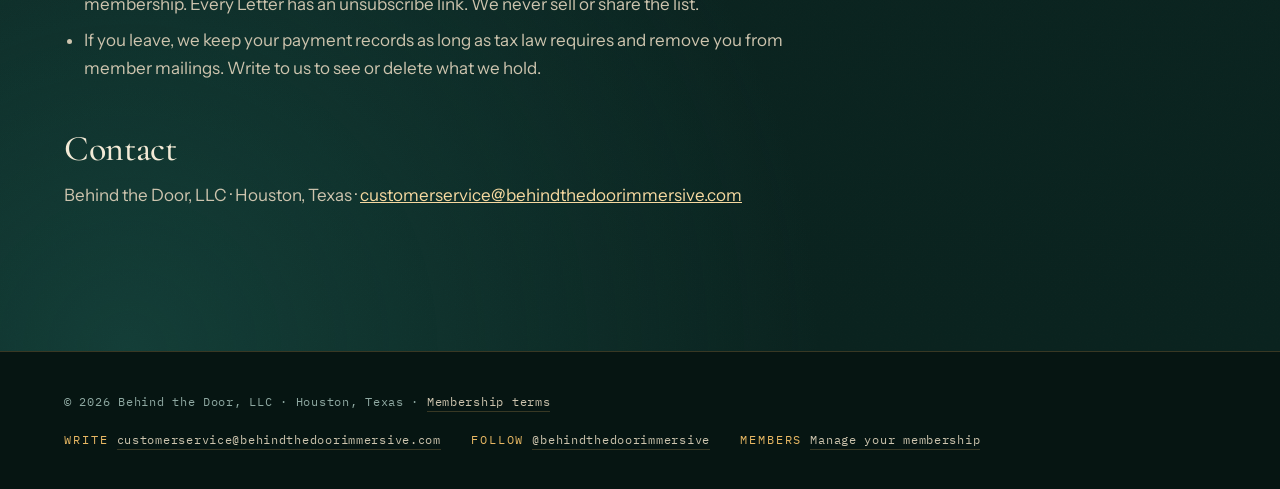
<file: membership/terms/index.html>
<!doctype html>
<html lang="en">
<head>
<meta charset="utf-8">
<meta name="robots" content="noindex">
<meta name="viewport" content="width=device-width, initial-scale=1, viewport-fit=cover">
<title>Membership terms · Behind the Door</title>
<meta name="description" content="Membership terms and privacy for Behind the Door members.">
<meta name="theme-color" content="#0c2723">
<link rel="canonical" href="https://behindthedoorimmersive.com/membership/terms/">
<link rel="icon" href="../../assets/favicon.svg" type="image/svg+xml">
<script>(function(d){var r=d.documentElement;r.classList.add("js","arriving");})(document);</script>
<link rel="preconnect" href="https://fonts.googleapis.com">
<link rel="preconnect" href="https://fonts.gstatic.com" crossorigin>
<link rel="stylesheet" href="https://fonts.googleapis.com/css2?family=Cormorant+Garamond:ital,wght@0,400;0,500;0,600;1,400;1,500&family=Instrument+Sans:wght@400;500;600&family=IBM+Plex+Mono:wght@400;500&display=swap">
<link rel="stylesheet" href="../../assets/site.css">
<link rel="stylesheet" href="../../assets/members.css">
</head>
<body data-membership-api="https://btd-production.up.railway.app">
<div class="veil" aria-hidden="true"></div>

<header class="head">
  <div class="wrap head__in">
    <a class="wordmark" href="../../" aria-label="Behind the Door, home"><span>Behind the D</span><svg class="wordmark__key" viewBox="0 0 20 20" aria-hidden="true"><circle cx="10" cy="10" r="8.6" fill="none" stroke="currentColor" stroke-width="1.3"/><circle cx="10" cy="8.4" r="2.1" fill="currentColor"/><path d="M8.9 9.6h2.2l.7 4.6H8.2z" fill="currentColor"/></svg><span>or</span></a>
    <nav class="nav" aria-label="Main">
      <a href="../../preview/company/">Company</a>
      <a href="../../preview/work/">Work</a>
      <a href="../../preview/founders/">Founders</a>
      <a href="../" aria-current="page">Members</a>
    </nav>
  </div>
</header>

<div class="mnotice" id="mnotice" role="status" aria-live="polite" hidden></div>
<main id="main" class="velvet" tabindex="-1">
  <section class="mpage terms">
    <div class="wrap">
      <p class="label">Membership</p>
      <h1>Membership terms</h1>
      <p class="lede">The plain version. Draft, last updated November 24, 2026.</p>

      <h2>Who you are paying</h2>
      <p>Memberships are sold by Behind the Door, LLC, a for-profit company in Houston, Texas. Payments are not charitable donations and are not tax-deductible.</p>

      <h2>Billing</h2>
      <ul>
        <li>You are billed when you join, then every month or year on the same date, until you cancel.</li>
        <li>Your amount includes any sales tax we owe. If we ever change what an amount opens, we email you at least 30 days before.</li>
        <li>You choose your own amount, in whole dollars from $1 a month. Yearly billing is ten times your monthly amount. Your amount decides your tier.</li>
        <li>Raising your amount starts right away; the difference for the rest of your period appears on your next bill. Lowering it or cancelling takes effect at the end of the period you have paid for.</li>
        <li>We do not give partial refunds for unused time. If something went wrong, write to us and we will make it right.</li>
        <li>If a payment fails, Stripe retries it for about two weeks and emails you. If it still fails, the membership ends. You can rejoin any time.</li>
      </ul>

      <h2>Benefits</h2>
      <ul>
        <li>The Letter is sent once a month. Head starts, test run invitations, seats, Members’ Night and credits happen when we have shows to book, open or test; some months have none.</li>
        <li>Seats on us are for one person, for any show with seats left, once per membership year, and do not roll over or transfer. They have no cash value.</li>
        <li>Credits use the name you gave us at checkout, or none if you left it blank. Write to us to change it.</li>
        <li>We may change benefits for future periods. If we do, we email you first, and you can cancel before it affects you.</li>
      </ul>

      <h2 id="privacy">Privacy</h2>
      <ul>
        <li>Stripe handles your card. We never see or store card numbers. Stripe’s privacy policy covers what it keeps.</li>
        <li>We keep your name, email, the name you want in credits, your tier and your payment history, so we can send benefits and thank you properly. Allen and Chaney can see this list. Our fiscal sponsor may see it if we have one.</li>
        <li>We use your email for membership mail: The Letter, booking head starts and notices about your membership. Every Letter has an unsubscribe link. We never sell or share the list.</li>
        <li>If you leave, we keep your payment records as long as tax law requires and remove you from member mailings. Write to us to see or delete what we hold.</li>
      </ul>

      <h2>Contact</h2>
      <p>Behind the Door, LLC · Houston, Texas · <a href="mailto:customerservice@behindthedoorimmersive.com">customerservice@behindthedoorimmersive.com</a></p>
    </div>
  </section>
</main>

<footer class="foot">
  <div class="wrap foot__in">
    <p class="foot__small">© <span data-year>2026</span> Behind the Door, LLC · Houston, Texas · <a class="foot__link" href="../terms/">Membership terms</a></p>
    <ul class="foot__links">
      <li><span class="foot__k">Write</span><a class="foot__link" href="mailto:customerservice@behindthedoorimmersive.com">customerservice@<wbr>behindthedoorimmersive.com</a></li>
      <li><span class="foot__k">Follow</span><a class="foot__link" href="https://www.instagram.com/behindthedoorimmersive/" rel="me">@behindthedoorimmersive</a></li>
      <li><span class="foot__k">Members</span><a class="foot__link" href="../manage/">Manage your membership</a></li>
    </ul>
  </div>
</footer>
<script src="../../assets/site.js"></script>
<script src="../../assets/members.js"></script>
</body>
</html>
</file>
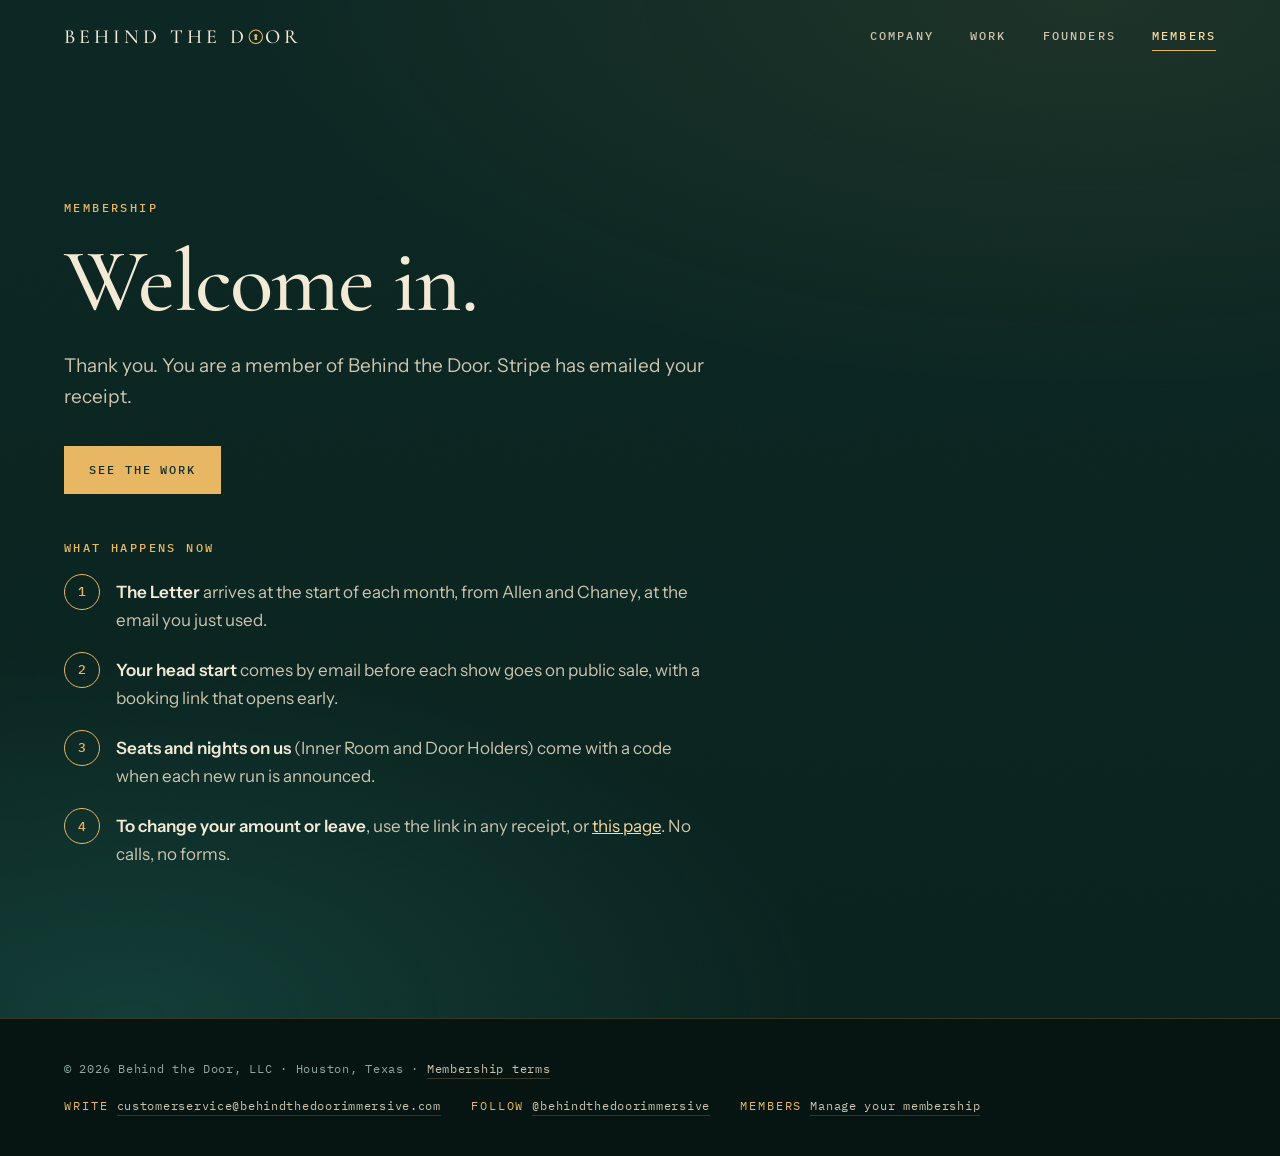
<file: membership/welcome/index.html>
<!doctype html>
<html lang="en">
<head>
<meta charset="utf-8">
<meta name="viewport" content="width=device-width, initial-scale=1, viewport-fit=cover">
<title>Welcome in · Behind the Door</title>
<meta name="description" content="Thank you for becoming a member of Behind the Door.">
<meta name="robots" content="noindex">
<meta name="theme-color" content="#0c2723">
<link rel="canonical" href="https://behindthedoorimmersive.com/membership/welcome/">
<link rel="icon" href="../../assets/favicon.svg" type="image/svg+xml">
<script>(function(d){var r=d.documentElement;r.classList.add("js","arriving");})(document);</script>
<link rel="preconnect" href="https://fonts.googleapis.com">
<link rel="preconnect" href="https://fonts.gstatic.com" crossorigin>
<link rel="stylesheet" href="https://fonts.googleapis.com/css2?family=Cormorant+Garamond:ital,wght@0,400;0,500;0,600;1,400;1,500&family=Instrument+Sans:wght@400;500;600&family=IBM+Plex+Mono:wght@400;500&display=swap">
<link rel="stylesheet" href="../../assets/site.css">
<link rel="stylesheet" href="../../assets/members.css">
</head>
<body data-membership-api="https://btd-production.up.railway.app">
<div class="veil" aria-hidden="true"></div>

<header class="head">
  <div class="wrap head__in">
    <a class="wordmark" href="../../" aria-label="Behind the Door, home"><span>Behind the D</span><svg class="wordmark__key" viewBox="0 0 20 20" aria-hidden="true"><circle cx="10" cy="10" r="8.6" fill="none" stroke="currentColor" stroke-width="1.3"/><circle cx="10" cy="8.4" r="2.1" fill="currentColor"/><path d="M8.9 9.6h2.2l.7 4.6H8.2z" fill="currentColor"/></svg><span>or</span></a>
    <nav class="nav" aria-label="Main">
      <a href="../../preview/company/">Company</a>
      <a href="../../preview/work/">Work</a>
      <a href="../../preview/founders/">Founders</a>
      <a href="../" aria-current="page">Members</a>
    </nav>
  </div>
</header>

<div class="mnotice" id="mnotice" role="status" aria-live="polite" hidden></div>
<main id="main" class="velvet" tabindex="-1">
  <section class="mpage" data-welcome>
    <div class="wrap">
      <p class="label">Membership</p>
      <h1>Welcome in.</h1>
      <p class="lede">Thank you. <span data-choice>You are a member of Behind the Door.</span> Stripe has emailed your receipt.</p>
      <div class="actions">
        <form method="post" action="https://btd-production.up.railway.app/api/portal" data-portal-now>
          <input type="hidden" name="session_id" value="">
          <button class="btn btn--line" type="submit">Change your amount or billing</button>
        </form>
        <a class="btn btn--gold" href="../../preview/work/">See the work</a>
      </div>
      <p class="label">What happens now</p>
      <ol class="steps">
        <li><b>The Letter</b> arrives at the start of each month, from Allen and Chaney, at the email you just used.</li>
        <li><b>Your head start</b> comes by email before each show goes on public sale, with a booking link that opens early.</li>
        <li><b>Seats and nights on us</b> (Inner Room and Door Holders) come with a code when each new run is announced.</li>
        <li><b>To change your amount or leave</b>, use the link in any receipt, or <a href="../manage/">this page</a>. No calls, no forms.</li>
      </ol>
    </div>
  </section>
</main>

<footer class="foot">
  <div class="wrap foot__in">
    <p class="foot__small">© <span data-year>2026</span> Behind the Door, LLC · Houston, Texas · <a class="foot__link" href="../terms/">Membership terms</a></p>
    <ul class="foot__links">
      <li><span class="foot__k">Write</span><a class="foot__link" href="mailto:customerservice@behindthedoorimmersive.com">customerservice@<wbr>behindthedoorimmersive.com</a></li>
      <li><span class="foot__k">Follow</span><a class="foot__link" href="https://www.instagram.com/behindthedoorimmersive/" rel="me">@behindthedoorimmersive</a></li>
      <li><span class="foot__k">Members</span><a class="foot__link" href="../manage/">Manage your membership</a></li>
    </ul>
  </div>
</footer>
<script src="../../assets/site.js"></script>
<script src="../../assets/members.js"></script>
</body>
</html>
</file>
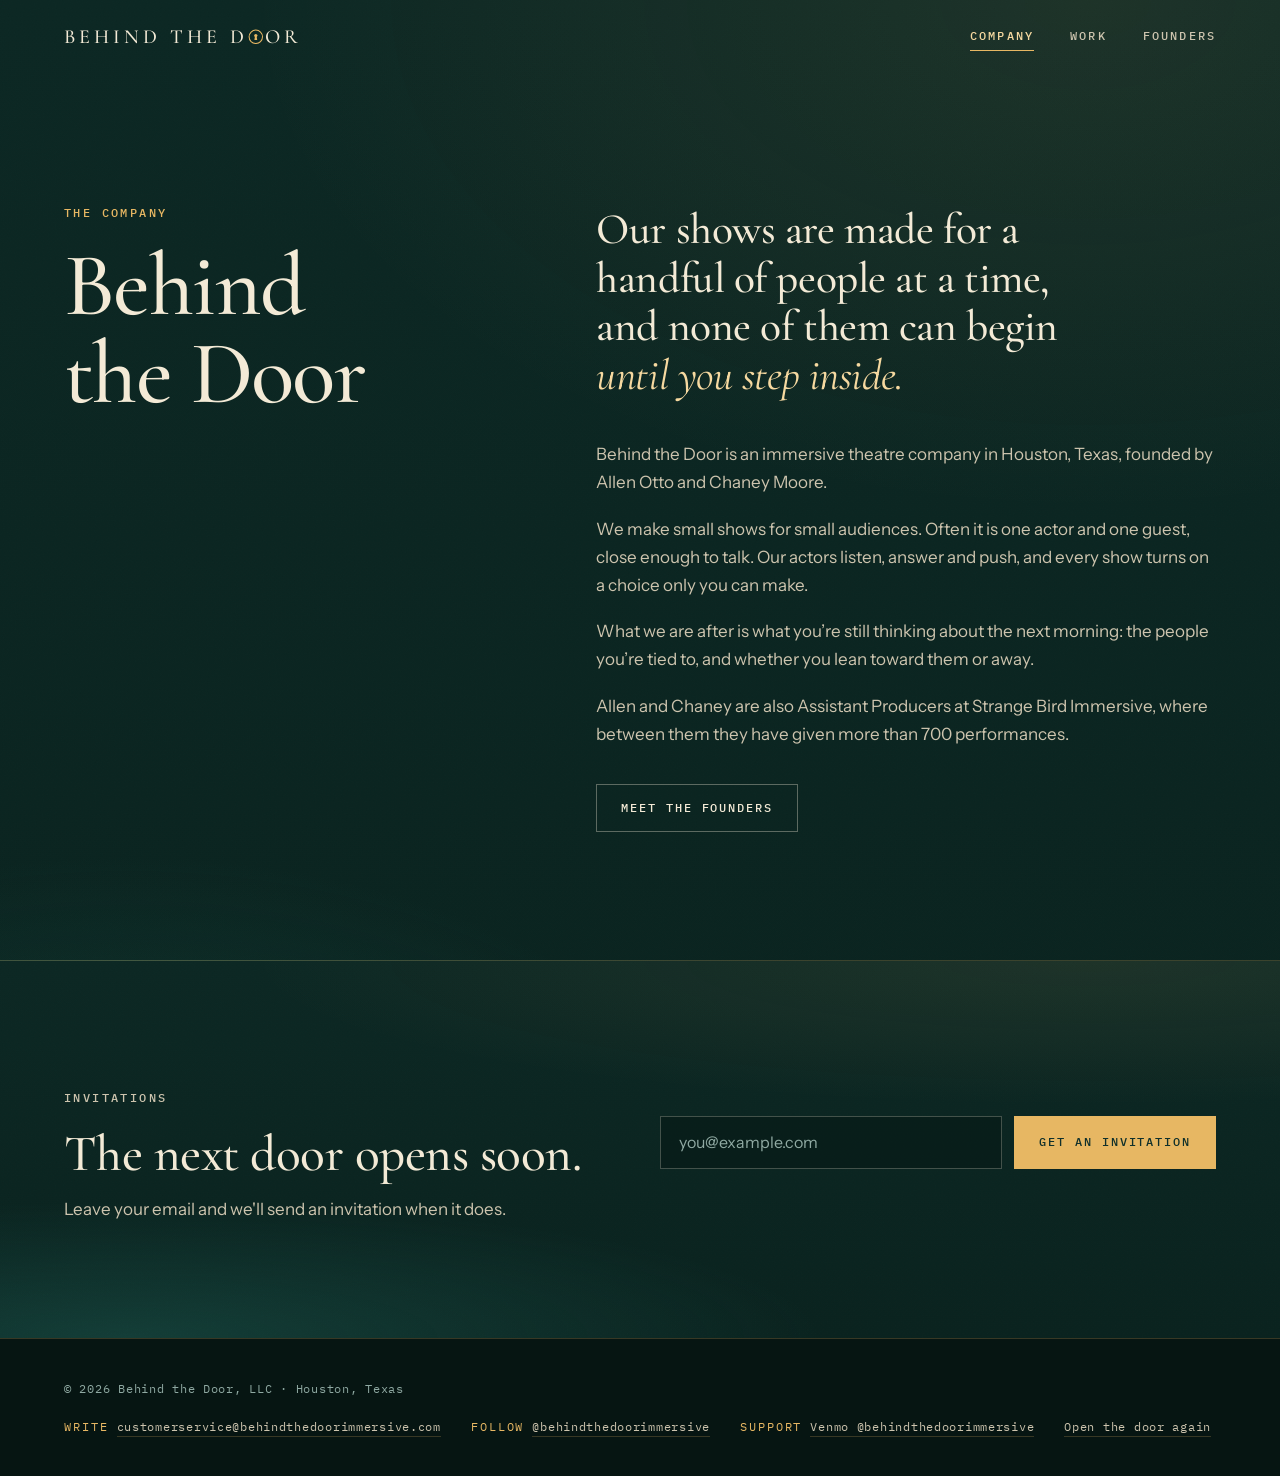
<file: preview/company/index.html>
<!doctype html>
<html lang="en">
<head>
<meta charset="utf-8">
<meta name="robots" content="noindex">
<meta name="viewport" content="width=device-width, initial-scale=1, viewport-fit=cover">
<title>The company · Behind the Door</title>
<meta name="description" content="Behind the Door is an immersive theatre company in Houston, Texas, founded by Allen Otto and Chaney Moore. Small shows for small audiences.">
<meta name="theme-color" content="#0c2723">
<meta property="og:type" content="website">
<meta property="og:site_name" content="Behind the Door">
<meta property="og:title" content="The company · Behind the Door">
<meta property="og:description" content="Behind the Door is an immersive theatre company in Houston, Texas, founded by Allen Otto and Chaney Moore. Small shows for small audiences.">
<meta property="og:url" content="https://behindthedoorimmersive.com/preview/company/">
<meta property="og:image" content="https://behindthedoorimmersive.com/assets/og-image.jpg">
<meta property="og:image:width" content="1200">
<meta property="og:image:height" content="630">
<meta property="og:image:alt" content="A green door in a dark hallway, warm light spilling out around it. Behind the Door: immersive theatre, Houston, Texas.">
<meta property="og:locale" content="en_US">
<meta name="twitter:card" content="summary_large_image">
<link rel="canonical" href="https://behindthedoorimmersive.com/preview/company/">
<link rel="icon" href="../assets/favicon.svg" type="image/svg+xml">
<script>(function(d){var r=d.documentElement;r.classList.add("js","arriving");})(document);</script>
<link rel="preconnect" href="https://fonts.googleapis.com">
<link rel="preconnect" href="https://fonts.gstatic.com" crossorigin>
<link rel="stylesheet" href="https://fonts.googleapis.com/css2?family=Cormorant+Garamond:ital,wght@0,400;0,500;0,600;1,400;1,500&family=Instrument+Sans:wght@400;500;600&family=IBM+Plex+Mono:wght@400;500&display=swap">
<link rel="stylesheet" href="../assets/site.css">
<script type="application/ld+json">{"@context": "https://schema.org", "@type": "PerformingGroup", "name": "Behind the Door", "legalName": "Behind the Door, LLC", "description": "An immersive theatre company in Houston, Texas, making small shows for small audiences.", "foundingLocation": {"@type": "Place", "name": "Houston, Texas"}, "location": {"@type": "Place", "address": {"@type": "PostalAddress", "addressLocality": "Houston", "addressRegion": "TX", "addressCountry": "US"}}, "founder": [{"@type": "Person", "name": "Allen Otto"}, {"@type": "Person", "name": "Chaney Moore"}], "url": "https://behindthedoorimmersive.com/", "logo": "https://behindthedoorimmersive.com/assets/og-image.jpg", "email": "customerservice@behindthedoorimmersive.com", "sameAs": ["https://www.instagram.com/behindthedoorimmersive/"]}</script>
</head>
<body>
<div class="veil" aria-hidden="true"></div>

<header class="head">
  <div class="wrap head__in">
    <a class="wordmark" href="../" aria-label="Behind the Door, home"><span>Behind the D</span><svg class="wordmark__key" viewBox="0 0 20 20" aria-hidden="true"><circle cx="10" cy="10" r="8.6" fill="none" stroke="currentColor" stroke-width="1.3"/><circle cx="10" cy="8.4" r="2.1" fill="currentColor"/><path d="M8.9 9.6h2.2l.7 4.6H8.2z" fill="currentColor"/></svg><span>or</span></a>
    <nav class="nav" aria-label="Main">
      <a href="../company/" aria-current="page">Company</a>
      <a href="../work/">Work</a>
      <a href="../founders/">Founders</a>
    </nav>
  </div>
</header>

<main id="main" class="velvet">
  <div class="page">
    <div class="wrap split">
      <header>
        <p class="label">The company</p>
        <h1>Behind the Door</h1>
      </header>
      <div>
        <p class="statement">Our shows are made for a handful of people at a time, and none of them can begin <em>until you step inside.</em></p>
        <div class="prose">
          <p>Behind the Door is an immersive theatre company in Houston, Texas, founded by Allen Otto and Chaney Moore.</p>
          <p>We make small shows for small audiences. Often it is one actor and one guest, close enough to talk. Our actors listen, answer and push, and every show turns on a choice only you can make.</p>
          <p>What we are after is what you’re still thinking about the next morning: the people you’re tied to, and whether you lean toward them or away.</p>
          <p>Allen and Chaney are also Assistant Producers at Strange Bird Immersive, where between them they have given more than 700 performances.</p>
        </div>
        <p style="margin-top: 36px"><a class="btn btn--line" href="../founders/">Meet the founders</a></p>
      </div>
    </div>
  </div>

  <section class="invite velvet" id="invite" aria-labelledby="invite-title">
    <div class="wrap invite__in">
      <div>
        <p class="label">Invitations</p>
        <h2 id="invite-title">The next door opens soon.</h2>
        <p>Leave your email and we'll send an invitation when it does.</p>
      </div>
      <form class="signup" data-signup data-source="company" novalidate>
        <label class="sr" for="email-invite">Email address</label>
        <input id="email-invite" name="email" type="email" autocomplete="email" placeholder="you@example.com" required>
        <button class="btn btn--gold" type="submit">Get an invitation</button>
        <p class="signup__msg" role="status" aria-live="polite"></p>
      </form>
    </div>
  </section>

</main>

<footer class="foot">
  <div class="wrap foot__in">
    <p class="foot__small">© <span data-year>2026</span> Behind the Door, LLC · Houston, Texas</p>
    <ul class="foot__links">
      <li><span class="foot__k">Write</span><a class="foot__link" href="mailto:customerservice@behindthedoorimmersive.com">customerservice@<wbr>behindthedoorimmersive.com</a></li>
      <li><span class="foot__k">Follow</span><a class="foot__link" href="https://www.instagram.com/behindthedoorimmersive/" rel="me">@behindthedoorimmersive</a></li>
      <li><span class="foot__k">Support</span><a class="foot__link" href="https://venmo.com/u/behindthedoorimmersive">Venmo @behindthedoorimmersive</a></li>
      <li><a class="foot__replay" href="../?door" data-replay>Open the door again</a></li>
    </ul>
  </div>
</footer>
<script src="../assets/site.js"></script>
</body>
</html>
</file>
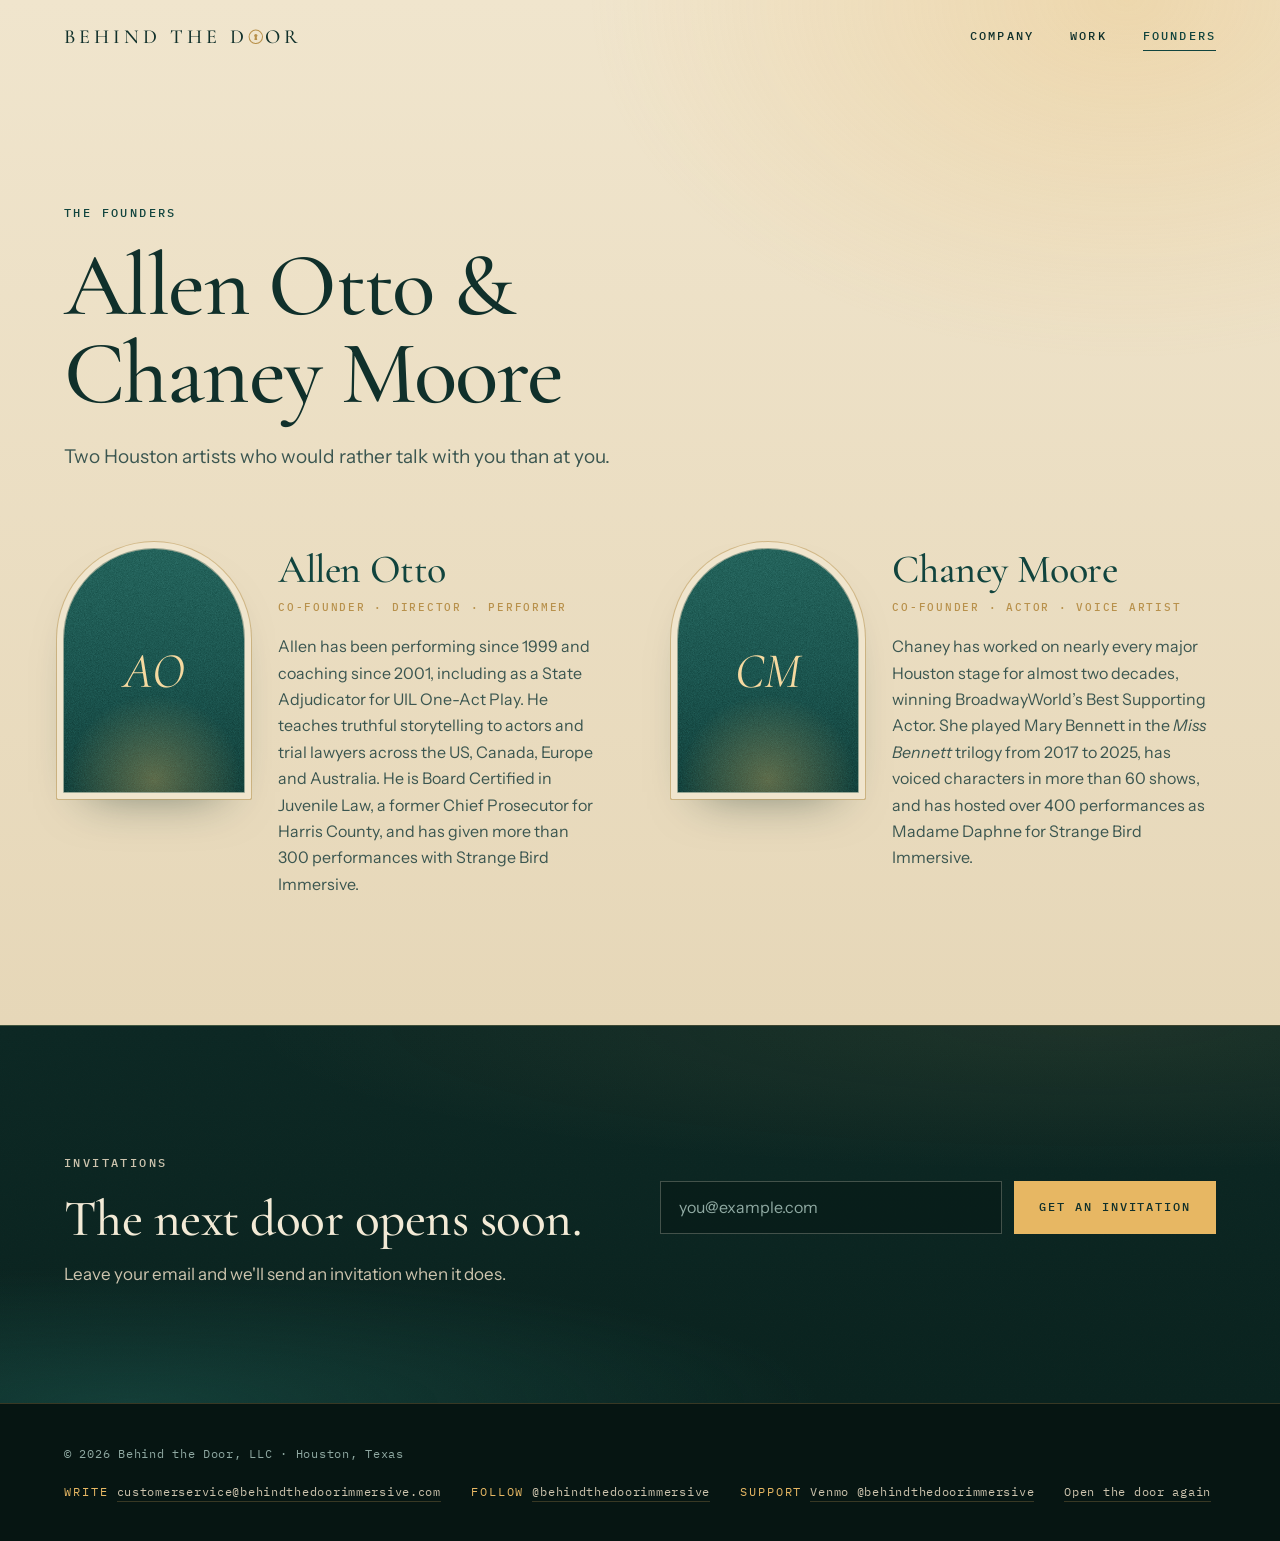
<file: preview/founders/index.html>
<!doctype html>
<html lang="en">
<head>
<meta charset="utf-8">
<meta name="robots" content="noindex">
<meta name="viewport" content="width=device-width, initial-scale=1, viewport-fit=cover">
<title>Founders · Allen Otto & Chaney Moore · Behind the Door</title>
<meta name="description" content="Meet Allen Otto and Chaney Moore, the Houston artists who founded the immersive theatre company Behind the Door.">
<meta name="theme-color" content="#0c2723">
<meta property="og:type" content="website">
<meta property="og:site_name" content="Behind the Door">
<meta property="og:title" content="Founders · Allen Otto & Chaney Moore · Behind the Door">
<meta property="og:description" content="Meet Allen Otto and Chaney Moore, the Houston artists who founded the immersive theatre company Behind the Door.">
<meta property="og:url" content="https://behindthedoorimmersive.com/preview/founders/">
<meta property="og:image" content="https://behindthedoorimmersive.com/assets/og-image.jpg">
<meta property="og:image:width" content="1200">
<meta property="og:image:height" content="630">
<meta property="og:image:alt" content="A green door in a dark hallway, warm light spilling out around it. Behind the Door: immersive theatre, Houston, Texas.">
<meta property="og:locale" content="en_US">
<meta name="twitter:card" content="summary_large_image">
<link rel="canonical" href="https://behindthedoorimmersive.com/preview/founders/">
<link rel="icon" href="../assets/favicon.svg" type="image/svg+xml">
<script>(function(d){var r=d.documentElement;r.classList.add("js","arriving");})(document);</script>
<link rel="preconnect" href="https://fonts.googleapis.com">
<link rel="preconnect" href="https://fonts.gstatic.com" crossorigin>
<link rel="stylesheet" href="https://fonts.googleapis.com/css2?family=Cormorant+Garamond:ital,wght@0,400;0,500;0,600;1,400;1,500&family=Instrument+Sans:wght@400;500;600&family=IBM+Plex+Mono:wght@400;500&display=swap">
<link rel="stylesheet" href="../assets/site.css">
<script type="application/ld+json">{"@context": "https://schema.org", "@type": "Person", "name": "Allen Otto", "jobTitle": "Co-founder", "worksFor": {"@type": "PerformingGroup", "name": "Behind the Door"}}</script>
<script type="application/ld+json">{"@context": "https://schema.org", "@type": "Person", "name": "Chaney Moore", "jobTitle": "Co-founder", "worksFor": {"@type": "PerformingGroup", "name": "Behind the Door"}}</script>
</head>
<body class="on-plaster">
<div class="veil" aria-hidden="true"></div>

<header class="head">
  <div class="wrap head__in">
    <a class="wordmark" href="../" aria-label="Behind the Door, home"><span>Behind the D</span><svg class="wordmark__key" viewBox="0 0 20 20" aria-hidden="true"><circle cx="10" cy="10" r="8.6" fill="none" stroke="currentColor" stroke-width="1.3"/><circle cx="10" cy="8.4" r="2.1" fill="currentColor"/><path d="M8.9 9.6h2.2l.7 4.6H8.2z" fill="currentColor"/></svg><span>or</span></a>
    <nav class="nav" aria-label="Main">
      <a href="../company/">Company</a>
      <a href="../work/">Work</a>
      <a href="../founders/" aria-current="page">Founders</a>
    </nav>
  </div>
</header>

<main id="main" tabindex="-1">
  <div class="page parlor">
    <div class="wrap">
      <header class="page__head">
        <p class="label label--ink">The founders</p>
        <h1>Allen Otto &amp; Chaney Moore</h1>
        <p class="lede">Two Houston artists who would rather talk with you than at you.</p>
      </header>
      <div class="people">
        <article class="person">
          <div class="portrait" aria-hidden="true"><span>AO</span></div>
          <div>
            <h2>Allen Otto</h2>
            <p class="person__role">Co-founder · Director · Performer</p>
            <p>Allen has been performing since 1999 and coaching since 2001, including as a State Adjudicator for UIL One-Act Play. He teaches truthful storytelling to actors and trial lawyers across the US, Canada, Europe and Australia. He is Board Certified in Juvenile Law, a former Chief Prosecutor for Harris County, and has given more than 300 performances with Strange Bird Immersive.</p>
          </div>
        </article>
        <article class="person">
          <div class="portrait" aria-hidden="true"><span>CM</span></div>
          <div>
            <h2>Chaney Moore</h2>
            <p class="person__role">Co-founder · Actor · Voice artist</p>
            <p>Chaney has worked on nearly every major Houston stage for almost two decades, winning BroadwayWorld’s Best Supporting Actor. She played Mary Bennett in the <i>Miss Bennett</i> trilogy from 2017 to 2025, has voiced characters in more than 60 shows, and has hosted over 400 performances as Madame Daphne for Strange Bird Immersive.</p>
          </div>
        </article>
      </div>
    </div>
  </div>

  <section class="invite velvet" id="invite" aria-labelledby="invite-title">
    <div class="wrap invite__in">
      <div>
        <p class="label">Invitations</p>
        <h2 id="invite-title">The next door opens soon.</h2>
        <p>Leave your email and we'll send an invitation when it does.</p>
      </div>
      <form class="signup" data-signup data-source="founders" novalidate>
        <label class="sr" for="email-invite">Email address</label>
        <input id="email-invite" name="email" type="email" autocomplete="email" placeholder="you@example.com" required>
        <button class="btn btn--gold" type="submit">Get an invitation</button>
        <p class="signup__msg" role="status" aria-live="polite"></p>
      </form>
    </div>
  </section>

</main>

<footer class="foot">
  <div class="wrap foot__in">
    <p class="foot__small">© <span data-year>2026</span> Behind the Door, LLC · Houston, Texas</p>
    <ul class="foot__links">
      <li><span class="foot__k">Write</span><a class="foot__link" href="mailto:customerservice@behindthedoorimmersive.com">customerservice@<wbr>behindthedoorimmersive.com</a></li>
      <li><span class="foot__k">Follow</span><a class="foot__link" href="https://www.instagram.com/behindthedoorimmersive/" rel="me">@behindthedoorimmersive</a></li>
      <li><span class="foot__k">Support</span><a class="foot__link" href="https://venmo.com/u/behindthedoorimmersive">Venmo @behindthedoorimmersive</a></li>
      <li><a class="foot__replay" href="../?door" data-replay>Open the door again</a></li>
    </ul>
  </div>
</footer>
<script src="../assets/site.js"></script>
</body>
</html>
</file>
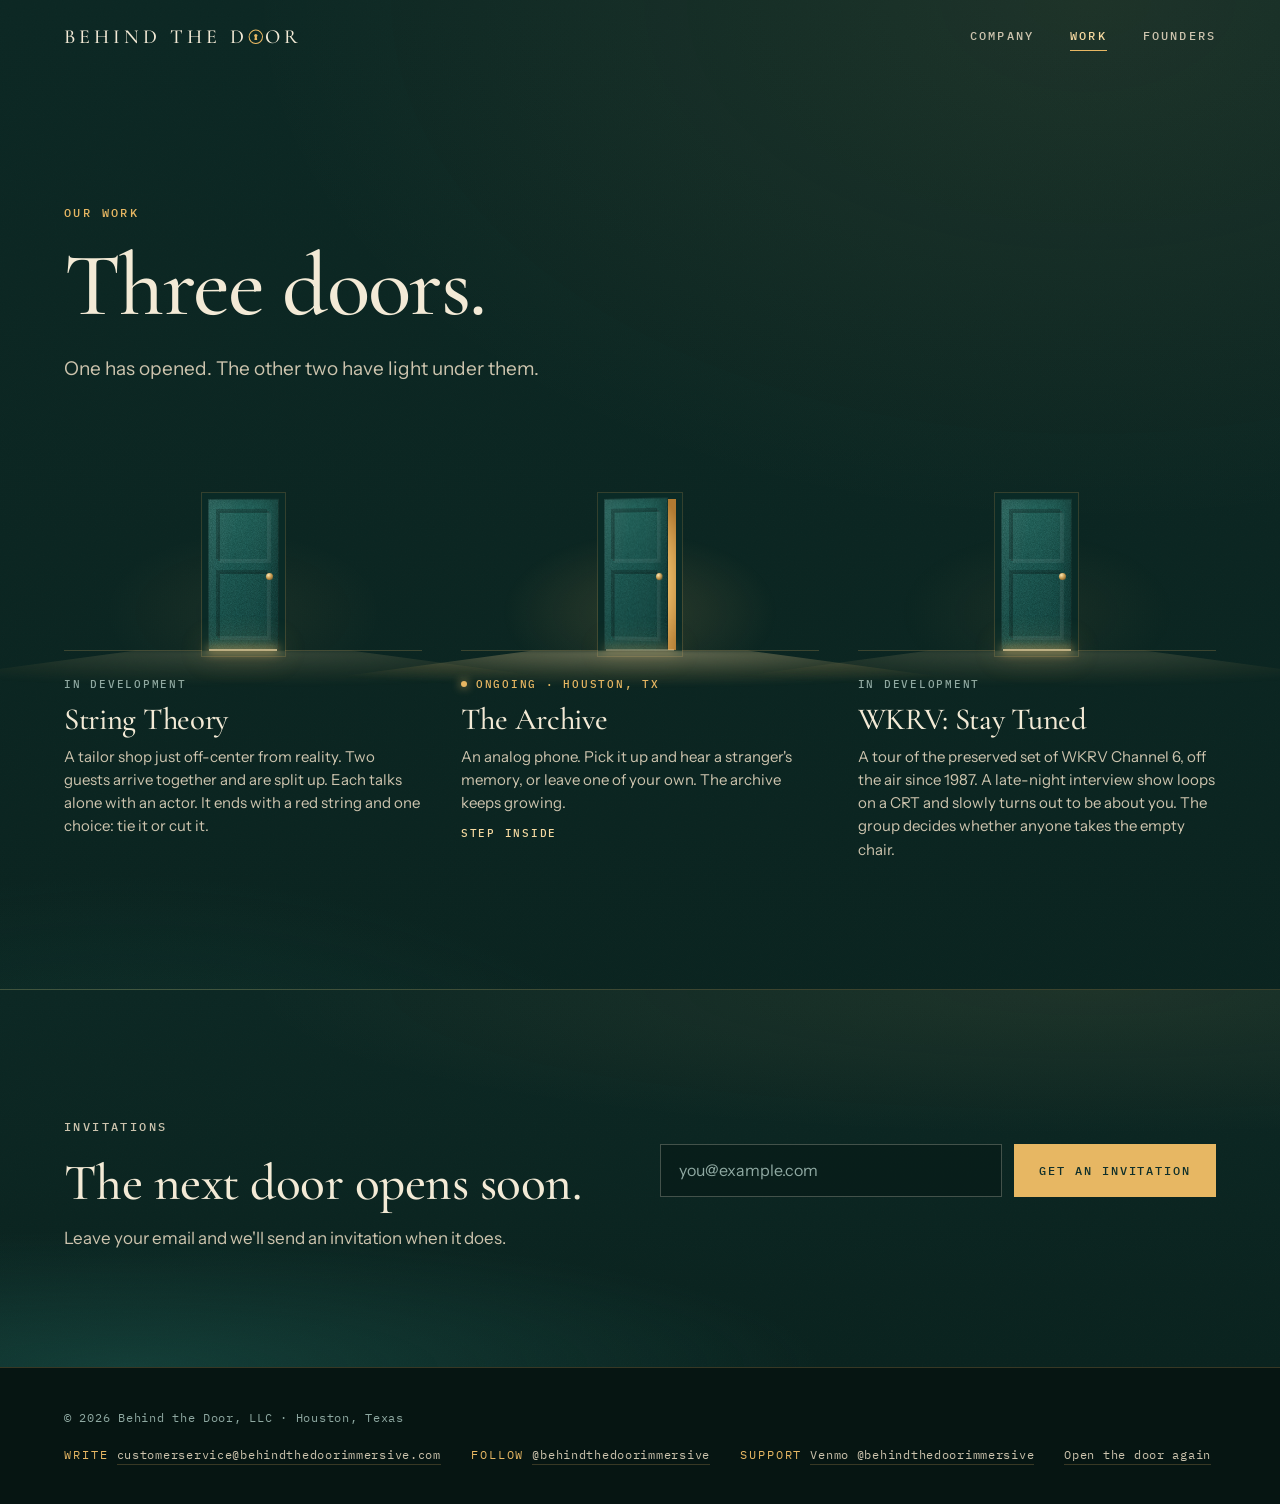
<file: preview/work/index.html>
<!doctype html>
<html lang="en">
<head>
<meta charset="utf-8">
<meta name="robots" content="noindex">
<meta name="viewport" content="width=device-width, initial-scale=1, viewport-fit=cover">
<title>Our work · Behind the Door</title>
<meta name="description" content="Immersive shows by Behind the Door in Houston: String Theory, The Archive and WKRV: Stay Tuned.">
<meta name="theme-color" content="#0c2723">
<meta property="og:type" content="website">
<meta property="og:site_name" content="Behind the Door">
<meta property="og:title" content="Our work · Behind the Door">
<meta property="og:description" content="Immersive shows by Behind the Door in Houston: String Theory, The Archive and WKRV: Stay Tuned.">
<meta property="og:url" content="https://behindthedoorimmersive.com/preview/work/">
<meta property="og:image" content="https://behindthedoorimmersive.com/assets/og-image.jpg">
<meta property="og:image:width" content="1200">
<meta property="og:image:height" content="630">
<meta property="og:image:alt" content="A green door in a dark hallway, warm light spilling out around it. Behind the Door: immersive theatre, Houston, Texas.">
<meta property="og:locale" content="en_US">
<meta name="twitter:card" content="summary_large_image">
<link rel="canonical" href="https://behindthedoorimmersive.com/preview/work/">
<link rel="icon" href="../assets/favicon.svg" type="image/svg+xml">
<script>(function(d){var r=d.documentElement;r.classList.add("js","arriving");})(document);</script>
<link rel="preconnect" href="https://fonts.googleapis.com">
<link rel="preconnect" href="https://fonts.gstatic.com" crossorigin>
<link rel="stylesheet" href="https://fonts.googleapis.com/css2?family=Cormorant+Garamond:ital,wght@0,400;0,500;0,600;1,400;1,500&family=Instrument+Sans:wght@400;500;600&family=IBM+Plex+Mono:wght@400;500&display=swap">
<link rel="stylesheet" href="../assets/site.css">
</head>
<body>
<div class="veil" aria-hidden="true"></div>

<header class="head">
  <div class="wrap head__in">
    <a class="wordmark" href="../" aria-label="Behind the Door, home"><span>Behind the D</span><svg class="wordmark__key" viewBox="0 0 20 20" aria-hidden="true"><circle cx="10" cy="10" r="8.6" fill="none" stroke="currentColor" stroke-width="1.3"/><circle cx="10" cy="8.4" r="2.1" fill="currentColor"/><path d="M8.9 9.6h2.2l.7 4.6H8.2z" fill="currentColor"/></svg><span>or</span></a>
    <nav class="nav" aria-label="Main">
      <a href="../company/">Company</a>
      <a href="../work/" aria-current="page">Work</a>
      <a href="../founders/">Founders</a>
    </nav>
  </div>
</header>

<main id="main" class="velvet">
  <div class="page">
    <div class="wrap">
      <header class="page__head">
        <p class="label">Our work</p>
        <h1>Three doors.</h1>
        <p class="lede">One has opened. The other two have light under them.</p>
      </header>
      <ul class="doors">
      <li>
        <div class="choice">
          <div class="choice__art" aria-hidden="true"><div class="door"><div class="door__beyond"></div><div class="door__leaf"><i class="door__panel door__panel--top"></i><i class="door__panel door__panel--low"></i><b class="door__knob"></b></div><div class="door__gap"></div></div><div class="door__spill"></div></div>
          <p class="choice__status">In development</p>
          <h2 class="choice__title">String Theory</h2>
          <p class="choice__line">A tailor shop just off-center from reality. Two guests arrive together and are split up. Each talks alone with an actor. It ends with a red string and one choice: tie it or cut it.</p>
        </div>
      </li>
      <li>
        <a class="choice choice--open" href="../work/the-archive/">
          <div class="choice__art" aria-hidden="true"><div class="door"><div class="door__beyond"></div><div class="door__leaf"><i class="door__panel door__panel--top"></i><i class="door__panel door__panel--low"></i><b class="door__knob"></b></div><div class="door__gap"></div></div><div class="door__spill"></div></div>
          <p class="choice__status">Ongoing · Houston, TX</p>
          <h2 class="choice__title">The Archive</h2>
          <p class="choice__line">An analog phone. Pick it up and hear a stranger's memory, or leave one of your own. The archive keeps growing.</p>
          <span class="choice__more">Step inside</span>
        </a>
      </li>
      <li>
        <div class="choice">
          <div class="choice__art" aria-hidden="true"><div class="door"><div class="door__beyond"></div><div class="door__leaf"><i class="door__panel door__panel--top"></i><i class="door__panel door__panel--low"></i><b class="door__knob"></b></div><div class="door__gap"></div></div><div class="door__spill"></div></div>
          <p class="choice__status">In development</p>
          <h2 class="choice__title">WKRV: Stay Tuned</h2>
          <p class="choice__line">A tour of the preserved set of WKRV Channel 6, off the air since 1987. A late-night interview show loops on a CRT and slowly turns out to be about you. The group decides whether anyone takes the empty chair.</p>
        </div>
      </li>
    </ul>
    </div>
  </div>

  <section class="invite velvet" id="invite" aria-labelledby="invite-title">
    <div class="wrap invite__in">
      <div>
        <p class="label">Invitations</p>
        <h2 id="invite-title">The next door opens soon.</h2>
        <p>Leave your email and we'll send an invitation when it does.</p>
      </div>
      <form class="signup" data-signup data-source="work" novalidate>
        <label class="sr" for="email-invite">Email address</label>
        <input id="email-invite" name="email" type="email" autocomplete="email" placeholder="you@example.com" required>
        <button class="btn btn--gold" type="submit">Get an invitation</button>
        <p class="signup__msg" role="status" aria-live="polite"></p>
      </form>
    </div>
  </section>

</main>

<footer class="foot">
  <div class="wrap foot__in">
    <p class="foot__small">© <span data-year>2026</span> Behind the Door, LLC · Houston, Texas</p>
    <ul class="foot__links">
      <li><span class="foot__k">Write</span><a class="foot__link" href="mailto:customerservice@behindthedoorimmersive.com">customerservice@<wbr>behindthedoorimmersive.com</a></li>
      <li><span class="foot__k">Follow</span><a class="foot__link" href="https://www.instagram.com/behindthedoorimmersive/" rel="me">@behindthedoorimmersive</a></li>
      <li><span class="foot__k">Support</span><a class="foot__link" href="https://venmo.com/u/behindthedoorimmersive">Venmo @behindthedoorimmersive</a></li>
      <li><a class="foot__replay" href="../?door" data-replay>Open the door again</a></li>
    </ul>
  </div>
</footer>
<script src="../assets/site.js"></script>
</body>
</html>
</file>
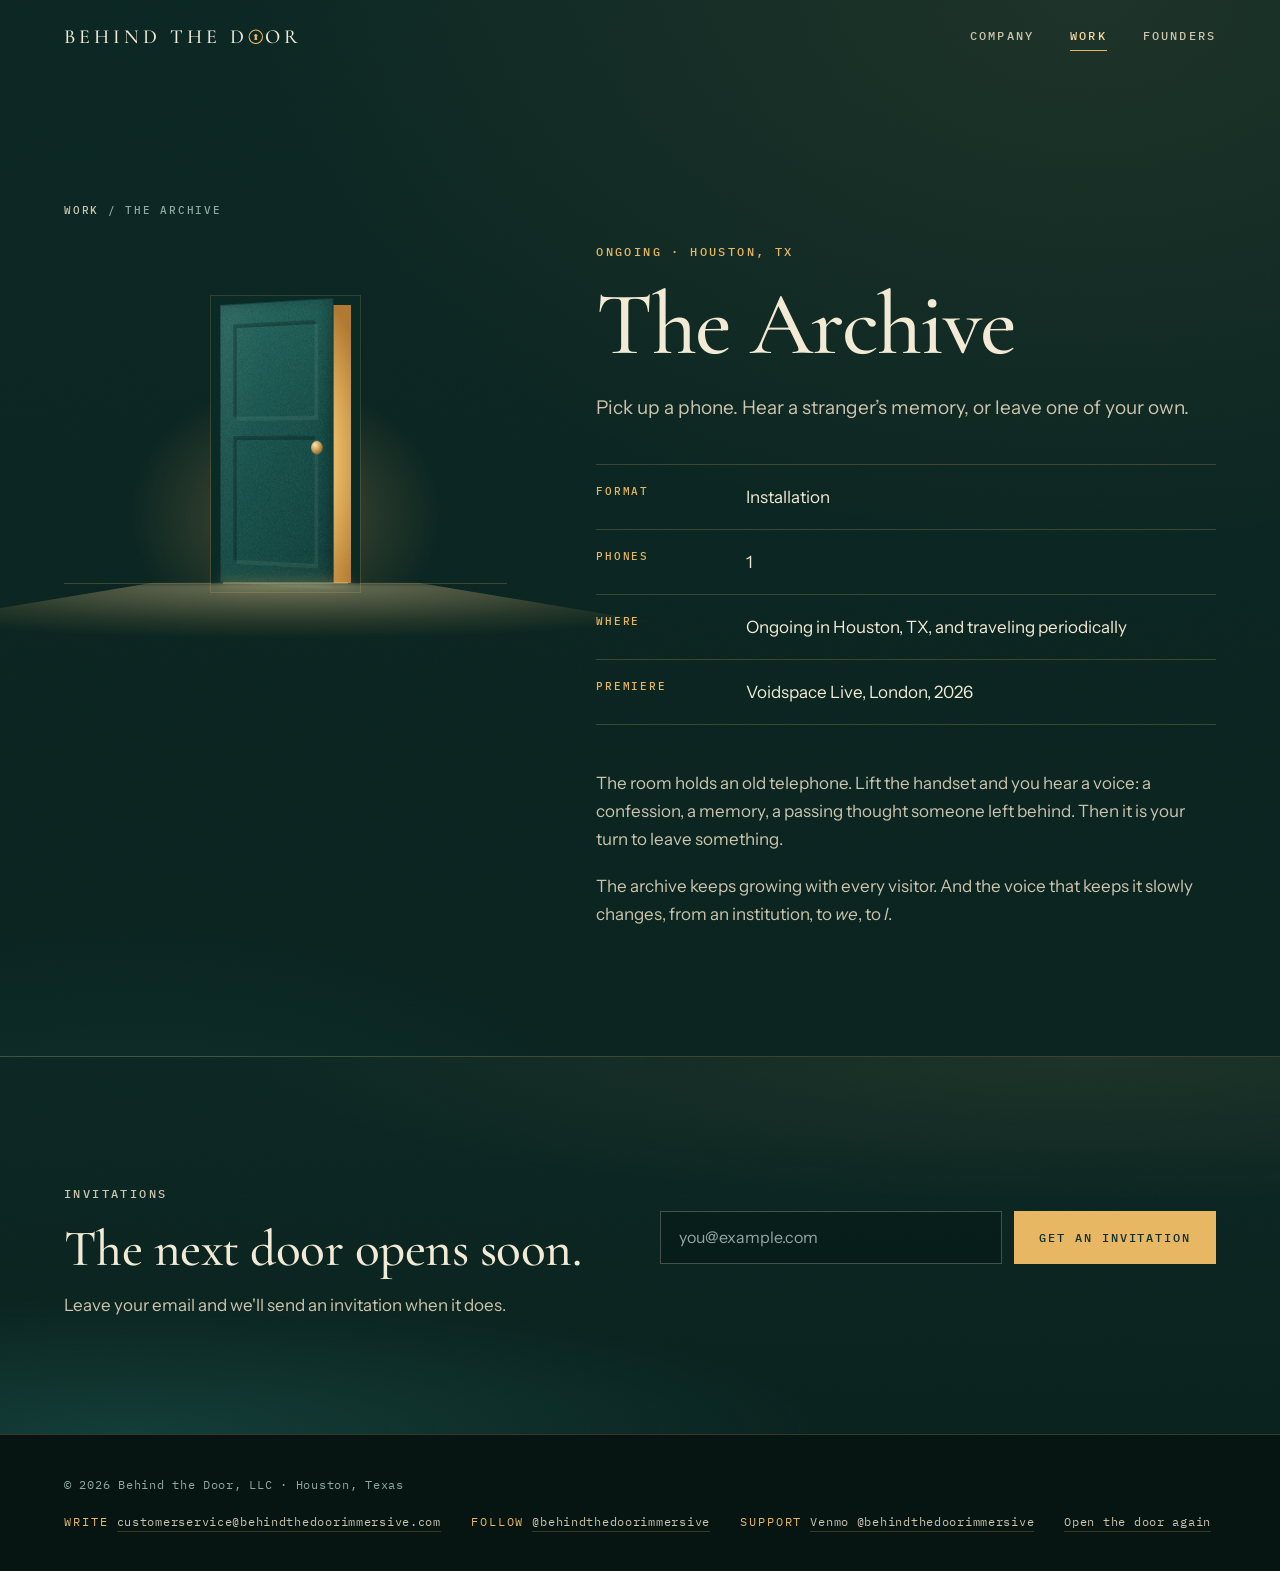
<file: preview/work/the-archive/index.html>
<!doctype html>
<html lang="en">
<head>
<meta charset="utf-8">
<meta name="robots" content="noindex">
<meta name="viewport" content="width=device-width, initial-scale=1, viewport-fit=cover">
<title>The Archive · Behind the Door</title>
<meta name="description" content="The Archive is an ongoing immersive installation in Houston, Texas, that travels periodically. Pick up an analog phone and hear a stranger’s memory, or leave your own. Premiered at Voidspace Live, London, 2026.">
<meta name="theme-color" content="#0c2723">
<meta property="og:type" content="website">
<meta property="og:site_name" content="Behind the Door">
<meta property="og:title" content="The Archive · Behind the Door">
<meta property="og:description" content="The Archive is an ongoing immersive installation in Houston, Texas, that travels periodically. Pick up an analog phone and hear a stranger’s memory, or leave your own. Premiered at Voidspace Live, London, 2026.">
<meta property="og:url" content="https://behindthedoorimmersive.com/preview/work/the-archive/">
<meta property="og:image" content="https://behindthedoorimmersive.com/assets/og-image.jpg">
<meta property="og:image:width" content="1200">
<meta property="og:image:height" content="630">
<meta property="og:image:alt" content="A green door in a dark hallway, warm light spilling out around it. Behind the Door: immersive theatre, Houston, Texas.">
<meta property="og:locale" content="en_US">
<meta name="twitter:card" content="summary_large_image">
<link rel="canonical" href="https://behindthedoorimmersive.com/preview/work/the-archive/">
<link rel="icon" href="../../assets/favicon.svg" type="image/svg+xml">
<script>(function(d){var r=d.documentElement;r.classList.add("js","arriving");})(document);</script>
<link rel="preconnect" href="https://fonts.googleapis.com">
<link rel="preconnect" href="https://fonts.gstatic.com" crossorigin>
<link rel="stylesheet" href="https://fonts.googleapis.com/css2?family=Cormorant+Garamond:ital,wght@0,400;0,500;0,600;1,400;1,500&family=Instrument+Sans:wght@400;500;600&family=IBM+Plex+Mono:wght@400;500&display=swap">
<link rel="stylesheet" href="../../assets/site.css">
<script type="application/ld+json">{"@context": "https://schema.org", "@type": "CreativeWork", "name": "The Archive", "genre": "Immersive theatre installation", "creator": {"@type": "PerformingGroup", "name": "Behind the Door"}, "description": "An ongoing immersive installation in Houston, Texas, that travels periodically. Pick up an analog phone and hear a stranger's memory, or leave one of your own.", "locationCreated": {"@type": "Place", "name": "Voidspace Live, London"}, "dateCreated": "2026", "contentLocation": {"@type": "Place", "name": "Houston, Texas"}}</script>
</head>
<body>
<div class="veil" aria-hidden="true"></div>

<header class="head">
  <div class="wrap head__in">
    <a class="wordmark" href="../../" aria-label="Behind the Door, home"><span>Behind the D</span><svg class="wordmark__key" viewBox="0 0 20 20" aria-hidden="true"><circle cx="10" cy="10" r="8.6" fill="none" stroke="currentColor" stroke-width="1.3"/><circle cx="10" cy="8.4" r="2.1" fill="currentColor"/><path d="M8.9 9.6h2.2l.7 4.6H8.2z" fill="currentColor"/></svg><span>or</span></a>
    <nav class="nav" aria-label="Main">
      <a href="../../company/">Company</a>
      <a href="../../work/" aria-current="page">Work</a>
      <a href="../../founders/">Founders</a>
    </nav>
  </div>
</header>

<main id="main" class="velvet">
  <article class="page">
    <div class="wrap">
      <p class="crumbs"><a href="../">Work</a> / The Archive</p>
      <div class="split">
        <!-- PHOTO: when a photo of The Archive is ready, replace this figure's contents with
             <img src="photo.jpg" alt="The Archive: a vintage telephone on a table in a dim room" width="1200" height="1500"> -->
        <figure class="show-art" aria-hidden="true"><div class="door"><div class="door__beyond"></div><div class="door__leaf"><i class="door__panel door__panel--top"></i><i class="door__panel door__panel--low"></i><b class="door__knob"></b></div><div class="door__gap"></div></div><div class="door__spill"></div></figure>
        <div>
          <p class="label">Ongoing · Houston, TX</p>
          <h1>The Archive</h1>
          <p class="lede" style="margin: 24px 0 40px">Pick up a phone. Hear a stranger’s memory, or leave one of your own.</p>
          <ul class="facts-list">
            <li><span>Format</span><p>Installation</p></li>
            <li><span>Phones</span><p>1</p></li>
            <li><span>Where</span><p>Ongoing in Houston, TX, and traveling periodically</p></li>
            <li><span>Premiere</span><p>Voidspace Live, London, 2026</p></li>
          </ul>
          <div class="prose" style="margin-top: 44px">
            <p>The room holds an old telephone. Lift the handset and you hear a voice: a confession, a memory, a passing thought someone left behind. Then it is your turn to leave something.</p>
            <p>The archive keeps growing with every visitor. And the voice that keeps it slowly changes, from an institution, to <i>we</i>, to <i>I</i>.</p>
          </div>
        </div>
      </div>
    </div>
  </article>

  <section class="invite velvet" id="invite" aria-labelledby="invite-title">
    <div class="wrap invite__in">
      <div>
        <p class="label">Invitations</p>
        <h2 id="invite-title">The next door opens soon.</h2>
        <p>Leave your email and we'll send an invitation when it does.</p>
      </div>
      <form class="signup" data-signup data-source="the-archive" novalidate>
        <label class="sr" for="email-invite">Email address</label>
        <input id="email-invite" name="email" type="email" autocomplete="email" placeholder="you@example.com" required>
        <button class="btn btn--gold" type="submit">Get an invitation</button>
        <p class="signup__msg" role="status" aria-live="polite"></p>
      </form>
    </div>
  </section>

</main>

<footer class="foot">
  <div class="wrap foot__in">
    <p class="foot__small">© <span data-year>2026</span> Behind the Door, LLC · Houston, Texas</p>
    <ul class="foot__links">
      <li><span class="foot__k">Write</span><a class="foot__link" href="mailto:customerservice@behindthedoorimmersive.com">customerservice@<wbr>behindthedoorimmersive.com</a></li>
      <li><span class="foot__k">Follow</span><a class="foot__link" href="https://www.instagram.com/behindthedoorimmersive/" rel="me">@behindthedoorimmersive</a></li>
      <li><span class="foot__k">Support</span><a class="foot__link" href="https://venmo.com/u/behindthedoorimmersive">Venmo @behindthedoorimmersive</a></li>
      <li><a class="foot__replay" href="../../?door" data-replay>Open the door again</a></li>
    </ul>
  </div>
</footer>
<script src="../../assets/site.js"></script>
</body>
</html>
</file>
<file: assets/site.css>
/* Behind the Door
   Scene: just after dusk, a guest stands in a lamplit hallway of green velvet;
   warm golden light spills from a door left ajar. Colors come from that scene. */

:root {
  color-scheme: dark;
  --night: #051412;
  --deep: #081b18;
  --hall: #0c2723;
  --phthalo: #11443e;
  --gold: #e7b763;
  --gold-soft: #f6d9a0;
  --flame: #fff2d6;
  --glow: #ffe3ae;
  --brass: #b8914c;
  --plaster: #f0e5cd;
  --plaster-2: #e6d7b8;
  --ink: #10302b;
  --ink-soft: #3b5650;
  --cream: #f3ead6;
  --body: #cdc4ae;
  --mute: #8fa9a2;
  --mist: #82a49d;
  --hair: rgba(231, 183, 99, .22);

  --serif: "Cormorant Garamond", Georgia, serif;
  --sans: "Instrument Sans", system-ui, -apple-system, sans-serif;
  --mono: "IBM Plex Mono", ui-monospace, SFMono-Regular, Menlo, monospace;

  --ease: cubic-bezier(.22, .61, .36, 1);
  --noise: url("data:image/svg+xml,%3Csvg xmlns='http://www.w3.org/2000/svg' width='220' height='220'%3E%3Cfilter id='n'%3E%3CfeTurbulence type='fractalNoise' baseFrequency='.85' numOctaves='3' stitchTiles='stitch'/%3E%3CfeColorMatrix values='0 0 0 0 1 0 0 0 0 1 0 0 0 0 1 0 0 0 .55 0'/%3E%3C/filter%3E%3Crect width='100%25' height='100%25' filter='url(%23n)'/%3E%3C/svg%3E");
}

* { box-sizing: border-box; }
html { -webkit-text-size-adjust: 100%; background: var(--hall); }
body { margin: 0; min-height: 100svh; display: flex; flex-direction: column; background: var(--hall); color: var(--cream);
  font: 400 17px/1.65 var(--sans); -webkit-font-smoothing: antialiased; overflow-x: hidden;
  font-variant-numeric: lining-nums; font-feature-settings: "lnum" 1; }
main { flex: 1 0 auto; }
html.splash-on body { overflow: hidden; }
a { color: inherit; }
img, svg, canvas { display: block; }
h1, h2, h3 { font-family: var(--serif); font-weight: 500; margin: 0; text-wrap: balance; }
h1 { font-size: clamp(48px, 7vw, 104px); line-height: .98; letter-spacing: -.018em; }
h2 { font-size: clamp(36px, 4.6vw, 64px); line-height: 1.04; letter-spacing: -.01em; }
h3 { font-size: 28px; line-height: 1.12; }
p { margin: 0; }
.wrap { width: 100%; max-width: 1200px; margin: 0 auto; padding-left: max(24px, env(safe-area-inset-left)); padding-right: max(24px, env(safe-area-inset-right)); }
.sr { position: absolute; width: 1px; height: 1px; overflow: hidden; clip: rect(0 0 0 0); white-space: nowrap; }
:focus-visible { outline: 1.5px solid var(--gold); outline-offset: 4px; }

/* the typewriter voice: labels, navigation, buttons */
.label { font: 500 12px/1.3 var(--mono); letter-spacing: .2em; text-transform: uppercase; color: var(--gold); margin-bottom: 22px; }
.label--ink { color: var(--phthalo); }
.lede { font-size: 19px; line-height: 1.6; color: var(--body); max-width: 52ch; }

/* velvet ground */
.velvet { position: relative; isolation: isolate; overflow-x: clip; background:
  radial-gradient(120% 70% at 85% 0%, rgba(231,183,99,.08), transparent 55%),
  radial-gradient(90% 60% at 10% 100%, rgba(29,93,84,.45), transparent 60%),
  linear-gradient(180deg, var(--hall), #0a221e); }
.velvet::before { content: ""; position: absolute; inset: 0; z-index: -1; pointer-events: none;
  background-image: var(--noise), repeating-linear-gradient(90deg, rgba(255,255,255,.012) 0 1px, transparent 1px 4px);
  opacity: .07; mix-blend-mode: soft-light; }

/* ---------- Buttons ---------- */
.btn { display: inline-flex; align-items: center; justify-content: center; font: 500 12px/1 var(--mono); letter-spacing: .16em;
  text-transform: uppercase; text-decoration: none; padding: 17px 24px; border: 1px solid transparent; cursor: pointer; white-space: nowrap;
  transition: background-color .5s var(--ease), color .5s var(--ease), border-color .5s var(--ease), box-shadow .5s var(--ease); }
.btn--gold { background: var(--gold); color: var(--ink); }
.btn--gold:hover { background: var(--gold-soft); box-shadow: 0 10px 40px -8px rgba(231,183,99,.55); }
.btn--line { border-color: rgba(243,234,214,.35); color: var(--cream); }
.btn--line:hover { border-color: var(--gold); color: var(--gold-soft); }
.btn:disabled { opacity: .55; cursor: default; }

/* ---------- Header ---------- */
.head { position: absolute; top: 0; left: 0; right: 0; z-index: 30; padding: calc(22px + env(safe-area-inset-top)) 0 22px; }
.head__in { display: flex; align-items: center; justify-content: space-between; gap: 20px; }
.wordmark { display: inline-flex; align-items: center; text-decoration: none; color: var(--cream);
  font: 500 20px/1 var(--serif); letter-spacing: .2em; text-transform: uppercase; white-space: nowrap; }
.wordmark__key { width: .78em; height: .78em; margin: 0 .04em 0 .02em; color: var(--gold); }
.nav { display: flex; align-items: center; gap: clamp(18px, 3vw, 36px); }
.nav a { font: 500 12px/1 var(--mono); letter-spacing: .18em; text-transform: uppercase; text-decoration: none; color: var(--body);
  padding: 8px 0; border-bottom: 1px solid transparent; transition: color .4s var(--ease), border-color .4s var(--ease); }
.nav a:hover { color: var(--gold-soft); }
.nav a[aria-current="page"] { color: var(--gold-soft); border-bottom-color: var(--gold); }

/* ---------- Pillar of light (opening-soon and home backdrop) ---------- */
.pillar { position: relative; overflow: hidden; }
.pillar__light { position: absolute; inset: 0; z-index: 0; pointer-events: none; }
.pillar__sliver { position: absolute; right: 20%; bottom: 16%; width: 7px; height: 62%;
  background: linear-gradient(180deg, var(--flame), var(--gold-soft) 85%, var(--gold));
  -webkit-mask: linear-gradient(180deg, transparent, #000 14%); mask: linear-gradient(180deg, transparent, #000 14%);
  box-shadow: 0 0 22px 6px rgba(246,217,160,.55), 0 0 90px 30px rgba(231,183,99,.22); animation: breathe 7s ease-in-out infinite; }
.pillar__wash { position: absolute; right: calc(20% - 520px); bottom: calc(16% - 280px); width: 1040px; height: 900px;
  background: radial-gradient(closest-side, rgba(231,183,99,.22), rgba(231,183,99,.07) 50%, transparent); animation: breathe 7s ease-in-out infinite; }
.pillar__floor { position: absolute; right: calc(20% - 40px); bottom: 0; width: 70%; height: 16%;
  clip-path: polygon(calc(100% - 46px) 0, calc(100% - 40px) 0, 100% 100%, 0 100%);
  background: radial-gradient(90% 140% at 100% 0%, rgba(246,217,160,.30), rgba(231,183,99,.08) 50%, transparent 80%); filter: blur(3px); }
.pillar::after { content: ""; position: absolute; left: 0; right: 0; bottom: 16%; height: 1px; background: linear-gradient(90deg, transparent, rgba(231,183,99,.15) 60%, transparent); }
.dust { position: absolute; inset: 0; width: 100%; height: 100%; }
@keyframes breathe { 0%, 100% { opacity: 1; } 50% { opacity: .82; } }

/* ---------- Hero (opening soon + home) ---------- */
.hero { min-height: 100svh; display: flex; align-items: center; padding: 140px 0 120px; }
.hero--home { min-height: 86svh; }
.hero__in { position: relative; z-index: 1; }
.hero h1 { margin-bottom: 40px; font-size: clamp(54px, 8.4vw, 132px); line-height: .94; }
.hero h1 span, .hero h1 em { display: block; }
.hero h1 em { font-weight: 400; font-size: .42em; line-height: 1.15; letter-spacing: 0; color: var(--gold-soft); margin-top: .5em; }
.hero__actions { display: flex; flex-wrap: wrap; gap: 14px; }
.soon { max-width: 600px; }
.soon .label { margin-bottom: 14px; }
.soon p { color: var(--body); margin-bottom: 22px; }

/* ---------- Sign-up ---------- */
.signup { display: flex; flex-wrap: wrap; gap: 12px; max-width: 600px; }
.signup input { flex: 1 1 250px; min-width: 0; padding: 16px 18px; font: 400 16px/1.2 var(--sans); color: var(--cream);
  background: rgba(8,27,24,.72); border: 1px solid rgba(243,234,214,.25); border-radius: 0; transition: border-color .5s var(--ease); }
.signup input::placeholder { color: var(--mute); }
.signup input:focus { outline: none; border-color: var(--gold); }
.signup__msg { flex-basis: 100%; min-height: 1.5em; font: italic 400 19px/1.4 var(--serif); color: var(--gold-soft); }
.signup__more { flex-basis: 100%; display: flex; flex-wrap: wrap; gap: 12px; animation: more-in .9s var(--ease) both; }
.signup .signup__more input { flex: 1 1 160px; }
.signup .signup__more input[name=zip] { flex: 0 1 130px; }
.signup__more .btn--line { background: transparent; }
.signup .signup__ask { flex-basis: 100%; margin: 0; font: italic 400 19px/1.4 var(--serif); color: var(--body); }
@keyframes more-in { from { opacity: 0; transform: translateY(8px); } to { opacity: 1; transform: none; } }
.signup__hp { position: absolute; left: -10000px; width: 1px; height: 1px; overflow: hidden; }   /* honeypot: never seen by people */

/* ---------- Page entrance (after the splash, or on load) ---------- */
.rise { opacity: 0; transform: translateY(22px); }
html.entered .rise { opacity: 1; transform: none; transition: opacity 1.3s var(--ease), transform 1.3s var(--ease); transition-delay: calc(var(--d, 0) * .12s + .1s); }

/* ---------- Page transitions: a short, quiet fade through warm light ---------- */
.veil { position: fixed; inset: 0; z-index: 90; pointer-events: none; opacity: 0;
  background: radial-gradient(70% 60% at 50% 55%, rgba(246,217,160,.22), rgba(12,39,35,0) 70%), var(--hall);
  transition: opacity .45s var(--ease); }
html.arriving .veil { opacity: 1; transition: none; }
html.leaving .veil { opacity: 1; transition-duration: .3s; }

/* =====================================================================
   The door component: --open runs 0 (shut) to 1 (wide).
   ===================================================================== */
.door { position: relative; aspect-ratio: .47; perspective: 1400px;
  box-shadow: 0 0 0 var(--casing, 6px) #0a2a26, 0 0 0 calc(var(--casing, 6px) + 1px) rgba(231,183,99,.18); }
.door__beyond { position: absolute; inset: 0; background: radial-gradient(90% 70% at 30% 55%, var(--flame), var(--gold-soft) 35%, var(--gold) 65%, #b07a32 100%); }
.door__leaf { position: absolute; inset: 0; transform-origin: 0 50%; transform: rotateY(calc(var(--open, 0) * -84deg));
  transition: transform .9s var(--ease);
  background: var(--noise), linear-gradient(100deg, rgba(255,255,255,.05), transparent 35%, rgba(0,0,0,.18)), linear-gradient(180deg, #17524a, var(--phthalo) 45%, #0e3a35);
  background-size: 160px, auto, auto; background-blend-mode: soft-light, normal, normal;
  box-shadow: inset 0 0 0 1px rgba(0,0,0,.25), inset -6px 0 14px rgba(0,0,0,.25); }
.door__panel { position: absolute; left: 14%; right: 14%;
  box-shadow: inset 2px 2px 0 rgba(0,0,0,.28), inset -2px -2px 0 rgba(255,255,255,.07), 2px 2px 0 rgba(255,255,255,.06), -2px -2px 0 rgba(0,0,0,.22); }
.door__panel--top { top: 8%; height: 33%; }
.door__panel--low { top: 48%; height: 44%; }
.door__knob { position: absolute; right: 9%; top: 49%; width: 10%; aspect-ratio: 1; border-radius: 50%;
  background: radial-gradient(circle at 35% 30%, #fbe7b5, #c99d52 45%, #6c4f22 90%); }
.door__gap { position: absolute; left: 2%; right: 2%; bottom: -1px; height: 2px;
  background: var(--gold-soft); box-shadow: 0 0 10px 2px rgba(231,183,99,.85), 0 0 30px 6px rgba(231,183,99,.3);
  opacity: calc(.8 - var(--open, 0) * 1.2); transition: opacity .9s var(--ease); }
.door__spill { position: absolute; left: 50%; top: 100%; width: 250%; height: 46px; transform: translateX(-50%); pointer-events: none;
  clip-path: polygon(38% 0, 62% 0, 100% 100%, 0 100%);
  background: radial-gradient(60% 100% at 50% 0%, rgba(246,217,160,.55), rgba(231,183,99,.16) 55%, transparent 80%);
  opacity: calc(.3 + var(--open, 0) * 1.3); transition: opacity .9s var(--ease); filter: blur(2px); }

/* ---------- Three doors: compact, side by side ---------- */
.doors { list-style: none; margin: 0; padding: 0; display: grid; grid-template-columns: repeat(3, 1fr); gap: clamp(14px, 3vw, 40px); }
.doors > li { display: flex; }
.choice { --open: .04; display: flex; flex-direction: column; width: 100%; color: inherit; text-decoration: none; }
.choice--open { --open: .32; }
.choice__art { position: relative; height: clamp(130px, 17vw, 190px); display: flex; align-items: flex-end; justify-content: center;
  margin-bottom: 26px; border-bottom: 1px solid var(--hair);
  background: radial-gradient(55% 60% at 50% 80%, rgba(231,183,99,calc(.05 + var(--open) * .3)), transparent 70%); }
.choice__art .door { height: 80%; }
a.choice:hover, a.choice:focus-visible { --open: .62; }
a.choice:focus-visible { outline: none; }
a.choice:focus-visible .choice__title { text-decoration: underline; text-decoration-color: var(--gold); text-underline-offset: 6px; }
.choice.is-entering { --open: 1; }
.choice__status { font: 500 11px/1.4 var(--mono); letter-spacing: .16em; text-transform: uppercase; color: var(--mute); margin-bottom: 10px; }
.choice--open .choice__status { color: var(--gold); }
.choice--open .choice__status::before { content: ""; display: inline-block; width: 6px; height: 6px; border-radius: 50%; background: var(--gold); box-shadow: 0 0 10px var(--gold); margin-right: 9px; vertical-align: 1px; }
.choice__title { font: 500 clamp(22px, 2.4vw, 32px)/1.1 var(--serif); margin: 0 0 8px; }
.choice__line { color: var(--body); font-size: 15px; line-height: 1.55; }
.choice__more { margin-top: 14px; font: 500 11px/1 var(--mono); letter-spacing: .16em; text-transform: uppercase; color: var(--gold-soft); }

/* ---------- Inner pages ---------- */
.page { padding: clamp(150px, 16vw, 210px) 0 clamp(90px, 10vw, 130px); }
.page__head { max-width: 820px; margin-bottom: clamp(48px, 6vw, 80px); }
.page__head .lede { margin-top: 24px; }
.prose { max-width: 62ch; }
.prose p { color: var(--body); margin-bottom: 1.1em; }
.prose p:last-child { margin-bottom: 0; }
.statement { font: 500 clamp(30px, 3.4vw, 48px)/1.12 var(--serif); letter-spacing: -.01em; max-width: 24ch; margin: 0 0 40px; }
.statement em { color: var(--gold-soft); font-weight: 400; }
.split { display: grid; grid-template-columns: 5fr 7fr; gap: clamp(40px, 7vw, 110px); align-items: start; }
.crumbs { font: 500 11px/1 var(--mono); letter-spacing: .16em; text-transform: uppercase; color: var(--mute); margin-bottom: 28px; }
.crumbs a { text-decoration: none; color: var(--body); }
.crumbs a:hover { color: var(--gold-soft); }
.facts-list { list-style: none; margin: 0; padding: 0; border-top: 1px solid var(--hair); }
.facts-list li { display: grid; grid-template-columns: 130px 1fr; gap: 20px; padding: 18px 0; border-bottom: 1px solid var(--hair); }
.facts-list span { font: 500 11px/1.6 var(--mono); letter-spacing: .16em; text-transform: uppercase; color: var(--gold); }
.facts-list p { color: var(--cream); }
.show-art { margin: 0; display: flex; justify-content: center; align-items: flex-end; height: 340px; position: relative; --open: .38;
  background: radial-gradient(50% 55% at 50% 80%, rgba(231,183,99,.28), transparent 70%); border-bottom: 1px solid var(--hair); margin-bottom: 70px; }
.show-art .door { height: 82%; --casing: 9px; }
.show-art img { width: 100%; height: 100%; object-fit: cover; }
.show-art .door__spill { height: 70px; }

/* founders: painted plaster parlor */
.parlor { position: relative; isolation: isolate; overflow-x: clip; color: var(--ink);
  background: radial-gradient(60% 50% at 88% 0%, rgba(231,183,99,.30), transparent 70%), linear-gradient(180deg, var(--plaster), var(--plaster-2)); }
.parlor::before { content: ""; position: absolute; inset: 0; z-index: -1; pointer-events: none; background: var(--noise); background-size: 200px; opacity: .14; mix-blend-mode: multiply; }
.parlor h1, .parlor h2 { color: var(--ink); }
.parlor .lede { color: var(--ink-soft); }
.on-plaster .head .wordmark, .on-plaster .head .nav a { color: var(--ink); }
.on-plaster .head .nav a[aria-current="page"] { color: var(--phthalo); border-bottom-color: var(--phthalo); }
.on-plaster .head .wordmark__key { color: var(--brass); }
.people { display: grid; grid-template-columns: 1fr 1fr; gap: clamp(40px, 6vw, 90px); }
.person { display: grid; grid-template-columns: 180px 1fr; gap: 34px; align-items: start; }
.portrait { position: relative; aspect-ratio: 4 / 5.4; border-radius: 999px 999px 4px 4px; overflow: hidden; display: grid; place-items: center;
  background: radial-gradient(70% 50% at 50% 95%, rgba(231,183,99,.35), transparent 70%), var(--noise), linear-gradient(180deg, #17524a, var(--phthalo) 50%, #0b302b);
  background-size: auto, 160px, auto; background-blend-mode: normal, soft-light, normal;
  box-shadow: 0 0 0 1px rgba(17,68,62,.4), 0 0 0 7px var(--plaster), 0 0 0 8px rgba(184,145,76,.5), 0 24px 50px -24px rgba(16,48,43,.6); }
.portrait span { font: italic 400 50px/1 var(--serif); color: var(--gold-soft); }
.person h2 { font-size: 40px; color: var(--phthalo); margin-bottom: 8px; }
.person__role { font: 500 11px/1.5 var(--mono); letter-spacing: .16em; text-transform: uppercase; color: var(--brass); margin-bottom: 18px; }
.person p:last-child { color: var(--ink-soft); font-size: 16px; }

/* ---------- Invitation band + footer ---------- */
.invite { padding: clamp(80px, 9vw, 120px) 0; border-top: 1px solid var(--hair); }
.invite__in { display: grid; grid-template-columns: 1fr 1fr; gap: 40px; align-items: end; }
.invite h2 { font-size: clamp(34px, 4vw, 56px); }
.invite p { color: var(--body); margin-top: 14px; }
.foot { background: #061512; border-top: 1px solid var(--hair); padding: 40px 0 calc(40px + env(safe-area-inset-bottom)); }
.foot__in { display: flex; flex-wrap: wrap; justify-content: space-between; align-items: center; gap: 18px 40px; }
.foot__small { font: 400 12px/1.6 var(--mono); letter-spacing: .06em; color: var(--mute); }
.foot__links { list-style: none; margin: 0; padding: 0; display: flex; flex-wrap: wrap; gap: 12px 30px; }
.foot__links li, .foot__replay { font: 400 12px/1.6 var(--mono); letter-spacing: .06em; color: var(--body); }
.foot__k { color: var(--gold); text-transform: uppercase; letter-spacing: .16em; margin-right: 8px; }
.foot__replay { background: none; border: 0; padding: 0 0 2px; cursor: pointer; text-decoration: none; border-bottom: 1px solid var(--hair); transition: color .4s var(--ease), border-color .4s var(--ease); }
.foot__replay:hover { color: var(--gold-soft); border-color: var(--gold); }
.foot__link { color: var(--body); text-decoration: none; border-bottom: 1px solid var(--hair); padding-bottom: 2px; overflow-wrap: break-word; transition: color .4s var(--ease), border-color .4s var(--ease); }
.foot__link:hover { color: var(--gold-soft); border-color: var(--gold); }
main:focus { outline: none; }

/* ===================== Splash: the door (original, with the seam fixed) ===================== */
/* --a is the door angle (degrees, negative = toward the viewer), --f is how much light gets
   through (0-1), --q is the final flood (0-1). site.js sets them each frame. */
@property --a { syntax: "<number>"; inherits: true; initial-value: 0; }
@property --f { syntax: "<number>"; inherits: true; initial-value: 0; }
@property --q { syntax: "<number>"; inherits: true; initial-value: 0; }
.splash { display: none; }
html.splash-on .splash { display: block; }
.splash {
  --dh: min(60vh, 520px, 118vw);
  --dw: calc(var(--dh) * .48);
  --floor: 22%;
  --door-cy: calc(100% - var(--floor) - var(--dh) / 2);
  --a: 0; --f: 0; --q: 0;
  position: fixed; inset: 0; z-index: 100; overflow: hidden; cursor: pointer;
  background: var(--night);
  transition: opacity 1.6s ease, --a .9s cubic-bezier(.3, .1, .3, 1), --f .9s ease;
}
.splash:not(.is-opening):has(.sp-unit:hover), .splash:not(.is-opening):has(.sp-leaf:focus-visible) { --a: -8; --f: .07; }
.splash.is-opening { transition: opacity 1.6s ease; cursor: default; }
.sp-scene { position: absolute; inset: 0;
  background:
    radial-gradient(70% 60% at 50% 100%, rgba(242,192,112,.10), transparent 60%),
    repeating-linear-gradient(90deg, rgba(255,255,255,.014) 0 2px, transparent 2px 7px),
    linear-gradient(180deg, #071c1a 0%, var(--hall) calc(100% - var(--floor)), #030b0a calc(100% - var(--floor) + 1px), #050f0e 100%);
  transform-origin: 50% var(--door-cy);
  transform: scale(calc(1 + var(--q) * var(--q) * 1.8)); }
.sp-scene::after { content: ""; position: absolute; inset: 0; pointer-events: none; z-index: 6; background: radial-gradient(75% 75% at 50% 60%, transparent 35%, rgba(0,0,0,calc(.7 - var(--f) * .45)) 100%); }
.sp-floorglow { position: absolute; left: 50%; bottom: 0; height: var(--floor);
  width: calc(var(--dw) * (2.6 + var(--f) * 4)); transform: translateX(-50%);
  background: radial-gradient(ellipse 50% 100% at 50% 0%, rgba(255,222,165,calc(.5 + var(--f) * .4)), rgba(242,192,112,calc(.12 + var(--f) * .2)) 45%, transparent 78%);
  filter: blur(6px); animation: flicker 7s infinite; }
.sp-unit { position: absolute; left: 50%; bottom: var(--floor); width: var(--dw); height: var(--dh); transform: translateX(-50%); z-index: 5; }
.sp-frame { position: absolute; inset: -10px -10px 0; padding: 10px 10px 0; background: linear-gradient(90deg, #061a18, #0a2421 50%, #061a18); box-shadow: inset 0 1px 0 #0f302c, 0 0 0 1px #030807; perspective: 900px; perspective-origin: 50% 55%; }
.sp-opening { position: absolute; inset: 10px 10px 0; background: radial-gradient(130% 90% at 60% 65%, #fffaf0 0%, #ffe8bd 30%, #f6c879 62%, #dc9a4c 100%); }
.sp-halo { position: absolute; inset: 10px 10px 0; pointer-events: none;
  background: radial-gradient(closest-side, #fffaf0, #ffe3ae 60%, rgba(242,192,112,.6));
  filter: blur(calc(6px + var(--f) * 26px)); opacity: calc(var(--f) * .95);
  transform: scale(calc(1 + var(--f) * .18 + var(--q) * 1.4)); mix-blend-mode: screen; }
.sp-leaf {
  position: absolute; left: 10px; top: 10px; width: calc(100% - 22px); height: calc(100% - 13px);
  appearance: none; border: 0; padding: 13% 13% 18%; margin: 0; cursor: pointer;
  background: linear-gradient(90deg, #0c3632 0%, #11443e 60%, #0d3934 100%);
  display: grid; grid-template-rows: 1.5fr 1fr; grid-template-columns: 1fr 1fr; gap: 9%;
  transform-origin: left center; transform: rotateY(calc(var(--a) * 1deg));
  filter: brightness(calc(1 - var(--f) * .6)); z-index: 1;
  box-shadow: inset -1px 0 0 rgba(255,227,174,.25); }
.sp-leaf i { display: block; background: linear-gradient(160deg, #12463f, #0a2f2b); box-shadow: inset 1px 1px 0 #1a574f, inset -1px -1px 0 #04110f, 0 0 0 3px #0e3a35, 0 0 0 4px rgba(198,162,90,.30); }
.sp-leaf b { position: absolute; right: 9%; top: 52%; width: 11px; height: 11px; border-radius: 50%; background: radial-gradient(circle at 35% 35%, #f0d79c, #a8823f 60%, #3b2a14); box-shadow: 0 0 6px rgba(242,192,112,.45); }
.sp-leaf:focus-visible { outline-offset: 6px; }
/* The bright line under the door sits behind the leaf, so as the door swings toward you it
   covers the line, and only the part it has passed shows. */
.sp-seam { position: absolute; left: 10px; right: 12px; bottom: -2px; height: 3px; pointer-events: none; z-index: 0; }
.sp-seam::after { content: ""; position: absolute; inset: 0; background: var(--glow);
  box-shadow: 0 0 10px 3px rgba(255,210,140,.85), 0 0 40px 12px rgba(242,192,112,.4); animation: flicker 7s infinite; }
.sp-bloom, .sp-rays { position: absolute; left: 50%; top: var(--door-cy); pointer-events: none; mix-blend-mode: screen; z-index: 3; }
.sp-bloom { width: calc(var(--dw) * 3.4); height: calc(var(--dh) * 1.9);
  transform: translate(-42%, -50%) scale(calc(.6 + var(--f) * .6 + var(--q) * 9));
  background: radial-gradient(closest-side, rgba(255,244,215,.95), rgba(255,220,160,.55) 30%, rgba(242,192,112,.18) 62%, transparent);
  opacity: calc(var(--f) * 1.1); filter: blur(8px); }
.sp-rays { width: 260vmax; height: 260vmax;
  transform: translate(-48%, -50%) rotate(calc(var(--f) * 6deg)) scale(calc(.6 + var(--f) * .5));
  background: conic-gradient(from 0deg,
    transparent 0deg, rgba(255,226,170,.16) 4deg, transparent 9deg, transparent 21deg, rgba(255,226,170,.10) 25deg, transparent 31deg,
    rgba(255,226,170,.20) 38deg, transparent 44deg, transparent 58deg, rgba(255,226,170,.12) 63deg, transparent 70deg,
    rgba(255,226,170,.17) 82deg, transparent 89deg, transparent 101deg, rgba(255,226,170,.09) 108deg, transparent 113deg,
    rgba(255,226,170,.19) 126deg, transparent 133deg, transparent 148deg, rgba(255,226,170,.13) 154deg, transparent 160deg,
    rgba(255,226,170,.18) 171deg, transparent 178deg, transparent 192deg, rgba(255,226,170,.11) 199deg, transparent 205deg,
    rgba(255,226,170,.20) 216deg, transparent 223deg, transparent 236deg, rgba(255,226,170,.10) 242deg, transparent 249deg,
    rgba(255,226,170,.16) 262deg, transparent 268deg, transparent 281deg, rgba(255,226,170,.14) 288deg, transparent 294deg,
    rgba(255,226,170,.19) 306deg, transparent 313deg, transparent 328deg, rgba(255,226,170,.12) 335deg, transparent 343deg, transparent 360deg);
  -webkit-mask: radial-gradient(circle, #000 0, rgba(0,0,0,.6) 6%, transparent 22%); mask: radial-gradient(circle, #000 0, rgba(0,0,0,.6) 6%, transparent 22%);
  filter: blur(10px); opacity: calc(var(--f) * .9); }
.sp-dust { position: absolute; left: 50%; bottom: 0; z-index: 4; pointer-events: none;
  width: calc(var(--dw) * (2.2 + var(--f) * 1.4)); height: calc(var(--floor) + var(--f) * var(--dh) * 1.05);
  transform: translateX(-50%); overflow: hidden;
  -webkit-mask: radial-gradient(ellipse 50% 100% at 50% 100%, #000 50%, transparent 100%); mask: radial-gradient(ellipse 50% 100% at 50% 100%, #000 50%, transparent 100%);
  opacity: calc(.75 + var(--f) * .25); }
.sp-dust span { position: absolute; bottom: -6px; width: 3px; height: 3px; border-radius: 50%; background: var(--glow); box-shadow: 0 0 6px 1px rgba(255,214,150,.75); opacity: 0; animation: dust 10s linear infinite; }
.sp-dust span:nth-child(1)  { left: 20%; animation-delay: 0s; }
.sp-dust span:nth-child(2)  { left: 36%; animation-delay: 1.3s; width: 2px; height: 2px; }
.sp-dust span:nth-child(3)  { left: 55%; animation-delay: 2.4s; }
.sp-dust span:nth-child(4)  { left: 71%; animation-delay: 3.6s; width: 2px; height: 2px; }
.sp-dust span:nth-child(5)  { left: 29%; animation-delay: 4.7s; width: 4px; height: 4px; filter: blur(1px); }
.sp-dust span:nth-child(6)  { left: 63%; animation-delay: 5.9s; }
.sp-dust span:nth-child(7)  { left: 46%; animation-delay: 7.0s; width: 2px; height: 2px; }
.sp-dust span:nth-child(8)  { left: 80%; animation-delay: 8.2s; width: 4px; height: 4px; filter: blur(1px); }
.sp-dust span:nth-child(9)  { left: 12%; animation-delay: 9.3s; width: 2px; height: 2px; }
.sp-dust span:nth-child(10) { left: 51%; animation-delay: 4.1s; }
.sp-dust span:nth-child(11) { left: 41%; animation-delay: .6s; width: 2px; height: 2px; }
.sp-dust span:nth-child(12) { left: 67%; animation-delay: 6.5s; }
.sp-dust span:nth-child(13) { left: 24%; animation-delay: 3.0s; width: 2px; height: 2px; }
.sp-dust span:nth-child(14) { left: 58%; animation-delay: 8.8s; width: 3px; height: 3px; }
.sp-dust span:nth-child(15) { left: 75%; animation-delay: 1.9s; width: 2px; height: 2px; }
.sp-dust span:nth-child(16) { left: 33%; animation-delay: 7.6s; }
.sp-flood { position: absolute; inset: 0; pointer-events: none; z-index: 8;
  background: radial-gradient(circle at 50% var(--door-cy), #fffbf2 0%, #fff1d6 45%, #ffe6b8 100%);
  opacity: calc(var(--q) * var(--q) * 1.15); }
.sp-hint { position: absolute; left: 0; right: 0; bottom: max(7%, env(safe-area-inset-bottom, 0px)); z-index: 9; margin: 0; text-align: center; font: 500 12px/1 var(--mono); letter-spacing: .3em; text-transform: uppercase; color: var(--mist); opacity: 0; animation: hint 1.2s ease 2.2s forwards; pointer-events: none; }
.sp-skip { position: absolute; z-index: 9; right: max(18px, env(safe-area-inset-right, 0px)); bottom: max(18px, env(safe-area-inset-bottom, 0px)); font: 500 11px/1 var(--mono); letter-spacing: .2em; text-transform: uppercase; color: #4f6f69; text-decoration: none; padding: 8px; transition: color .2s, opacity .4s; }
.sp-skip:hover { color: var(--mist); }
.splash.is-opening .sp-hint, .splash.is-opening .sp-skip { opacity: 0; animation: none; }
.splash.is-done { opacity: 0; pointer-events: none; }
@keyframes flicker { 0%, 100% { opacity: 1; } 47% { opacity: 1; } 48% { opacity: .62; } 49.5% { opacity: .95; } 51% { opacity: .7; } 52% { opacity: 1; } 76% { opacity: .9; } }
@keyframes dust { 0% { opacity: 0; transform: translate(0, 0); } 12% { opacity: .95; } 70% { opacity: .7; } 100% { opacity: 0; transform: translate(16px, -300px); } }
@keyframes hint { from { opacity: 0; } to { opacity: .85; } }

/* ---------- Responsive ---------- */
@media (max-width: 900px) {
  .split, .people, .invite__in { grid-template-columns: 1fr; }
}
@media (max-width: 700px) {
  body { font-size: 16px; }
  .wordmark { font-size: 16px; letter-spacing: .13em; }
  .nav { gap: 16px; }
  .nav a { font-size: 11px; letter-spacing: .12em; }
  .head__in { flex-wrap: wrap; row-gap: 10px; }
  .hero { padding: 150px 0 100px; align-items: flex-end; }
  .pillar__sliver { right: 18px; width: 5px; height: 58%; bottom: 14%; }
  .pillar__wash { right: -500px; bottom: calc(14% - 300px); }
  .pillar__floor { right: -22px; width: 90%; height: 14%; }
  .pillar::after { bottom: 14%; }
  .hero__in { padding-right: 46px; }
  .hero h1 em { font-size: .5em; }
  .doors { gap: 12px; }
  .choice__art { margin-bottom: 16px; }
  .choice__line { font-size: 13px; }
  .choice__status { font-size: 9.5px; letter-spacing: .1em; }
  .person { grid-template-columns: 1fr; gap: 24px; }
  .portrait { width: 140px; }
  .facts-list li { grid-template-columns: 1fr; gap: 4px; }
}
@media (max-width: 460px) {
  .btn { width: 100%; }
  .choice__line { display: none; }
}
@media (prefers-reduced-motion: reduce) {
  *, *::before, *::after { animation: none !important; transition: none !important; }
  .rise { opacity: 1; transform: none; }
}
</file>
<file: assets/members.css>
/* Membership pages (members/). Builds on site.css: same palette, type and door. */

.mhero { min-height: 72svh; display: flex; align-items: center; padding: 150px 0 90px; }
.mhero h1 { font-size: clamp(52px, 8vw, 120px); line-height: .95; margin-bottom: 30px; }
.mhero .lede { color: var(--body); margin-bottom: 26px; }
.mhero__facts { font: 500 12px/1.6 var(--mono); letter-spacing: .14em; text-transform: uppercase; color: var(--gold-soft); }

.mnotice { margin: 0; padding: 16px 24px; text-align: center; font: italic 400 20px/1.4 var(--serif); color: var(--ink); background: var(--gold-soft); }
.mnotice--test { background: #ffde92; font: 500 12px/1.5 var(--mono); font-style: normal; letter-spacing: .1em; text-transform: uppercase; color: #5b3c00; }

.tiers-sec { padding: clamp(70px, 8vw, 110px) 0 clamp(60px, 7vw, 90px); border-top: 1px solid var(--hair); }
.tiers-head { display: flex; flex-wrap: wrap; align-items: end; justify-content: space-between; gap: 24px; margin-bottom: clamp(36px, 5vw, 60px); }

/* monthly / yearly switch */
.period { display: inline-flex; border: 1px solid var(--hair); border-radius: 999px; padding: 4px; margin: 0; min-width: 0; }
.period input { position: absolute; opacity: 0; pointer-events: none; }
.period label { font: 500 12px/1 var(--mono); letter-spacing: .14em; text-transform: uppercase; color: var(--body); padding: 12px 18px; border-radius: 999px; cursor: pointer; white-space: nowrap; transition: background .3s var(--ease), color .3s var(--ease); }
.period label span { color: var(--gold); margin-left: 6px; letter-spacing: .06em; text-transform: none; }
.period input:checked + label { background: var(--gold); color: var(--ink); }
.period input:checked + label span { color: var(--ink); }
.period input:focus-visible + label { outline: 2px solid var(--gold-soft); outline-offset: 2px; }

.tiers { list-style: none; margin: 0; padding: 0; display: grid; grid-template-columns: repeat(4, 1fr); gap: clamp(14px, 2vw, 26px); }
.tier { position: relative; display: flex; flex-direction: column; padding: 26px 22px 24px; border: 1px solid var(--hair); border-radius: 4px;
  background: linear-gradient(180deg, rgba(17,68,62,.35), rgba(8,27,24,.55)); }
.tier--top { border-color: rgba(231,183,99,.5); box-shadow: 0 0 60px -20px rgba(231,183,99,.35); }
.tier__art { position: relative; height: 120px; display: flex; align-items: flex-end; justify-content: center; margin-bottom: 26px; }
.tier__art .door { height: 100%; --casing: 6px; }
.tier__name { font: 500 30px/1.05 var(--serif); margin-bottom: 10px; }
.tier__price { margin-bottom: 12px; }
.tier__price .amt { font: 500 44px/1 var(--serif); color: var(--gold-soft); }
.tier__price .per { font: 500 11px/1 var(--mono); letter-spacing: .14em; text-transform: uppercase; color: var(--mute); }
.tier__sum { font: italic 400 19px/1.35 var(--serif); color: var(--cream); margin-bottom: 18px; min-height: 9.2em; }
.tier__sum span { display: block; margin-top: 10px; font: 400 14.5px/1.5 var(--sans); color: var(--gold-soft); }
.tier--top .tier__sum span { color: var(--glow); }
.tier__perks { list-style: none; margin: 0 0 24px; padding: 16px 0 0; border-top: 1px solid var(--hair); flex: 1; }
.tier__perks li { position: relative; padding-left: 18px; margin-bottom: 10px; font-size: 15px; line-height: 1.5; color: var(--body); }
.tier__perks li::before { content: ""; position: absolute; left: 0; top: .62em; width: 6px; height: 6px; border-radius: 50%; background: var(--gold); box-shadow: 0 0 8px rgba(231,183,99,.6); }
.tier__perks li:first-child:not(:only-child) { color: var(--mute); }
.tier__form .btn { width: 100%; }
.tier__flag { position: absolute; top: -11px; left: 22px; font: 500 10.5px/1 var(--mono); letter-spacing: .14em; text-transform: uppercase; background: var(--gold); color: var(--ink); padding: 6px 9px; border-radius: 3px; }
.tier.is-full .tier__form .btn { pointer-events: none; opacity: .5; }
.hp { position: absolute; left: -9999px; width: 1px; height: 1px; overflow: hidden; }
.tax-note { margin-top: 34px; max-width: 70ch; font-size: 14px; color: var(--mute); }

.promise { padding: clamp(80px, 9vw, 130px) 0; }
.promise h2 { color: var(--ink); font-size: clamp(32px, 3.6vw, 52px); }
.prose--ink p { color: var(--ink-soft); }

.faq { padding: clamp(80px, 9vw, 120px) 0; border-top: 1px solid var(--hair); }
.faq__list details { border-bottom: 1px solid var(--hair); }
.faq__list details:first-child { border-top: 1px solid var(--hair); }
.faq__list summary { cursor: pointer; list-style: none; padding: 20px 36px 20px 0; position: relative; font: 500 23px/1.25 var(--serif); }
.faq__list summary::-webkit-details-marker { display: none; }
.faq__list summary::after { content: "+"; position: absolute; right: 4px; top: 18px; font: 400 26px/1 var(--sans); color: var(--gold); transition: transform .3s var(--ease); }
.faq__list details[open] summary::after { transform: rotate(45deg); }
.faq__list p { color: var(--body); padding: 0 0 22px; max-width: 62ch; }
.faq__list a, .mpage a:not(.btn) { color: var(--gold-soft); }

/* welcome / manage / terms */
.mpage { padding: clamp(150px, 16vw, 200px) 0 clamp(90px, 10vw, 130px); min-height: 80svh; }
.mpage h1 { margin-bottom: 26px; }
.mpage .lede { margin-bottom: 34px; }
.mpage .actions { display: flex; flex-wrap: wrap; gap: 14px; margin: 10px 0 46px; }
.steps { list-style: none; counter-reset: s; margin: 0; padding: 0; max-width: 640px; }
.steps li { counter-increment: s; position: relative; padding: 0 0 22px 52px; color: var(--body); }
.steps li::before { content: counter(s); position: absolute; left: 0; top: -4px; width: 34px; height: 34px; border-radius: 50%; border: 1px solid var(--gold); display: grid; place-items: center; font: 500 13px/1 var(--mono); color: var(--gold); }
.steps b { color: var(--cream); font-weight: 600; }
.terms h2 { font-size: clamp(26px, 3vw, 36px); margin: 48px 0 14px; }
.terms p, .terms li { color: var(--body); max-width: 68ch; }
.terms ul { padding-left: 20px; }
.terms li { margin-bottom: 8px; }
.terms p { margin-bottom: 14px; }

@media (max-width: 1100px) {
  .tiers { grid-template-columns: repeat(2, 1fr); row-gap: 34px; }
}
@media (max-width: 700px) {
  .mhero { min-height: 0; padding: 150px 0 70px; align-items: flex-end; }
  .tiers { grid-template-columns: 1fr; }
  .tier__art { height: 96px; }
  .tier__sum { min-height: 0; }
  .period { width: 100%; }
  .period label { flex: 1; text-align: center; padding: 12px 8px; }
  .faq__list summary { font-size: 21px; }
}

/* buttons in forms: site.css styled .btn for links; give <button> the same blank canvas */
button.btn { cursor: pointer; font-family: var(--mono); }
button.btn--line { background: transparent; }
button.btn--line:disabled:hover { border-color: rgba(243,234,214,.35); color: var(--cream); }

/* ---------- Choose your own amount ---------- */
.join-grid { display: grid; grid-template-columns: 1fr minmax(0, 520px); gap: clamp(32px, 6vw, 90px); align-items: start; margin-bottom: clamp(60px, 7vw, 90px); }
.join__lede { color: var(--body); margin-top: 18px; max-width: 44ch; }
.join { border: 1px solid rgba(231,183,99,.45); border-radius: 4px; padding: clamp(22px, 3vw, 34px); background: linear-gradient(180deg, rgba(17,68,62,.45), rgba(8,27,24,.6)); box-shadow: 0 0 70px -30px rgba(231,183,99,.45); }
.join .period { margin-bottom: 26px; }
.join__label { display: block; font: 500 12px/1 var(--mono); letter-spacing: .16em; text-transform: uppercase; color: var(--gold); margin-bottom: 12px; }
.amount { display: flex; align-items: baseline; gap: 10px; border-bottom: 1px solid var(--gold); padding-bottom: 6px; }
.amount__cur { font: 500 clamp(44px, 6vw, 64px)/1 var(--serif); color: var(--gold-soft); }
.amount input { flex: 1 1 auto; min-width: 0; width: 100%; background: transparent; border: 0; outline: none; color: var(--cream);
  font: 500 clamp(56px, 8vw, 84px)/1 var(--serif); padding: 0; -moz-appearance: textfield; }
.amount input::-webkit-outer-spin-button, .amount input::-webkit-inner-spin-button { -webkit-appearance: none; margin: 0; }
.amount input:focus-visible { outline: none; }
.amount:focus-within { border-bottom-color: var(--gold-soft); box-shadow: 0 10px 30px -22px var(--gold); }
.amount__per { font: 500 12px/1 var(--mono); letter-spacing: .14em; text-transform: uppercase; color: var(--mute); white-space: nowrap; }
.join__tier { min-height: 3em; margin: 16px 0 22px; font: italic 400 20px/1.4 var(--serif); color: var(--gold-soft); }
.join__tier.is-warn { color: #f0a07a; }
.join__go { width: 100%; }
.tiers-label { margin-bottom: 26px; }
.tier__price .from { font: 500 11px/1 var(--mono); letter-spacing: .14em; text-transform: uppercase; color: var(--mute); }
.tier__pick { width: 100%; }
a.tier__pick { background: transparent; }
.tier { transition: border-color .4s var(--ease), box-shadow .4s var(--ease), transform .4s var(--ease); }
.tier.is-chosen { border-color: var(--gold); box-shadow: 0 0 0 1px var(--gold), 0 0 70px -18px rgba(231,183,99,.55); transform: translateY(-4px); --open: .5; }
.tier.is-chosen .tier__pick { background: var(--gold); color: var(--ink); border-color: var(--gold); }
@media (max-width: 900px) { .join-grid { grid-template-columns: 1fr; } }
@media (max-width: 700px) { .join__tier { font-size: 18px; } }
.amount input::selection { background: rgba(231,183,99,.35); color: var(--cream); }
.tier.is-chosen .tier__art { --open: .55; }  /* the chosen tier's door swings open (overrides each card's own --open) */
.tier .door__leaf { transition: transform .6s var(--ease); }
</file>
<file: preview/assets/site.css>
/* Behind the Door
   Scene: just after dusk, a guest stands in a lamplit hallway of green velvet;
   warm golden light spills from a door left ajar. Colors come from that scene. */

:root {
  color-scheme: dark;
  --night: #051412;
  --deep: #081b18;
  --hall: #0c2723;
  --phthalo: #11443e;
  --gold: #e7b763;
  --gold-soft: #f6d9a0;
  --flame: #fff2d6;
  --glow: #ffe3ae;
  --brass: #b8914c;
  --plaster: #f0e5cd;
  --plaster-2: #e6d7b8;
  --ink: #10302b;
  --ink-soft: #3b5650;
  --cream: #f3ead6;
  --body: #cdc4ae;
  --mute: #8fa9a2;
  --mist: #82a49d;
  --hair: rgba(231, 183, 99, .22);

  --serif: "Cormorant Garamond", Georgia, serif;
  --sans: "Instrument Sans", system-ui, -apple-system, sans-serif;
  --mono: "IBM Plex Mono", ui-monospace, SFMono-Regular, Menlo, monospace;

  --ease: cubic-bezier(.22, .61, .36, 1);
  --noise: url("data:image/svg+xml,%3Csvg xmlns='http://www.w3.org/2000/svg' width='220' height='220'%3E%3Cfilter id='n'%3E%3CfeTurbulence type='fractalNoise' baseFrequency='.85' numOctaves='3' stitchTiles='stitch'/%3E%3CfeColorMatrix values='0 0 0 0 1 0 0 0 0 1 0 0 0 0 1 0 0 0 .55 0'/%3E%3C/filter%3E%3Crect width='100%25' height='100%25' filter='url(%23n)'/%3E%3C/svg%3E");
}

* { box-sizing: border-box; }
html { -webkit-text-size-adjust: 100%; background: var(--hall); }
body { margin: 0; min-height: 100svh; display: flex; flex-direction: column; background: var(--hall); color: var(--cream);
  font: 400 17px/1.65 var(--sans); -webkit-font-smoothing: antialiased; overflow-x: hidden;
  font-variant-numeric: lining-nums; font-feature-settings: "lnum" 1; }
main { flex: 1 0 auto; }
html.splash-on body { overflow: hidden; }
a { color: inherit; }
img, svg, canvas { display: block; }
h1, h2, h3 { font-family: var(--serif); font-weight: 500; margin: 0; text-wrap: balance; }
h1 { font-size: clamp(48px, 7vw, 104px); line-height: .98; letter-spacing: -.018em; }
h2 { font-size: clamp(36px, 4.6vw, 64px); line-height: 1.04; letter-spacing: -.01em; }
h3 { font-size: 28px; line-height: 1.12; }
p { margin: 0; }
.wrap { width: 100%; max-width: 1200px; margin: 0 auto; padding-left: max(24px, env(safe-area-inset-left)); padding-right: max(24px, env(safe-area-inset-right)); }
.sr { position: absolute; width: 1px; height: 1px; overflow: hidden; clip: rect(0 0 0 0); white-space: nowrap; }
:focus-visible { outline: 1.5px solid var(--gold); outline-offset: 4px; }

/* the typewriter voice: labels, navigation, buttons */
.label { font: 500 12px/1.3 var(--mono); letter-spacing: .2em; text-transform: uppercase; color: var(--gold); margin-bottom: 22px; }
.label--ink { color: var(--phthalo); }
.lede { font-size: 19px; line-height: 1.6; color: var(--body); max-width: 52ch; }

/* velvet ground */
.velvet { position: relative; isolation: isolate; overflow-x: clip; background:
  radial-gradient(120% 70% at 85% 0%, rgba(231,183,99,.08), transparent 55%),
  radial-gradient(90% 60% at 10% 100%, rgba(29,93,84,.45), transparent 60%),
  linear-gradient(180deg, var(--hall), #0a221e); }
.velvet::before { content: ""; position: absolute; inset: 0; z-index: -1; pointer-events: none;
  background-image: var(--noise), repeating-linear-gradient(90deg, rgba(255,255,255,.012) 0 1px, transparent 1px 4px);
  opacity: .07; mix-blend-mode: soft-light; }

/* ---------- Buttons ---------- */
.btn { display: inline-flex; align-items: center; justify-content: center; font: 500 12px/1 var(--mono); letter-spacing: .16em;
  text-transform: uppercase; text-decoration: none; padding: 17px 24px; border: 1px solid transparent; cursor: pointer; white-space: nowrap;
  transition: background-color .5s var(--ease), color .5s var(--ease), border-color .5s var(--ease), box-shadow .5s var(--ease); }
.btn--gold { background: var(--gold); color: var(--ink); }
.btn--gold:hover { background: var(--gold-soft); box-shadow: 0 10px 40px -8px rgba(231,183,99,.55); }
.btn--line { border-color: rgba(243,234,214,.35); color: var(--cream); }
.btn--line:hover { border-color: var(--gold); color: var(--gold-soft); }
.btn:disabled { opacity: .55; cursor: default; }

/* ---------- Header ---------- */
.head { position: absolute; top: 0; left: 0; right: 0; z-index: 30; padding: calc(22px + env(safe-area-inset-top)) 0 22px; }
.head__in { display: flex; align-items: center; justify-content: space-between; gap: 20px; }
.wordmark { display: inline-flex; align-items: center; text-decoration: none; color: var(--cream);
  font: 500 20px/1 var(--serif); letter-spacing: .2em; text-transform: uppercase; white-space: nowrap; }
.wordmark__key { width: .78em; height: .78em; margin: 0 .04em 0 .02em; color: var(--gold); }
.nav { display: flex; align-items: center; gap: clamp(18px, 3vw, 36px); }
.nav a { font: 500 12px/1 var(--mono); letter-spacing: .18em; text-transform: uppercase; text-decoration: none; color: var(--body);
  padding: 8px 0; border-bottom: 1px solid transparent; transition: color .4s var(--ease), border-color .4s var(--ease); }
.nav a:hover { color: var(--gold-soft); }
.nav a[aria-current="page"] { color: var(--gold-soft); border-bottom-color: var(--gold); }

/* ---------- Pillar of light (opening-soon and home backdrop) ---------- */
.pillar { position: relative; overflow: hidden; }
.pillar__light { position: absolute; inset: 0; z-index: 0; pointer-events: none; }
.pillar__sliver { position: absolute; right: 20%; bottom: 16%; width: 7px; height: 62%;
  background: linear-gradient(180deg, var(--flame), var(--gold-soft) 85%, var(--gold));
  -webkit-mask: linear-gradient(180deg, transparent, #000 14%); mask: linear-gradient(180deg, transparent, #000 14%);
  box-shadow: 0 0 22px 6px rgba(246,217,160,.55), 0 0 90px 30px rgba(231,183,99,.22); animation: breathe 7s ease-in-out infinite; }
.pillar__wash { position: absolute; right: calc(20% - 520px); bottom: calc(16% - 280px); width: 1040px; height: 900px;
  background: radial-gradient(closest-side, rgba(231,183,99,.22), rgba(231,183,99,.07) 50%, transparent); animation: breathe 7s ease-in-out infinite; }
.pillar__floor { position: absolute; right: calc(20% - 40px); bottom: 0; width: 70%; height: 16%;
  clip-path: polygon(calc(100% - 46px) 0, calc(100% - 40px) 0, 100% 100%, 0 100%);
  background: radial-gradient(90% 140% at 100% 0%, rgba(246,217,160,.30), rgba(231,183,99,.08) 50%, transparent 80%); filter: blur(3px); }
.pillar::after { content: ""; position: absolute; left: 0; right: 0; bottom: 16%; height: 1px; background: linear-gradient(90deg, transparent, rgba(231,183,99,.15) 60%, transparent); }
.dust { position: absolute; inset: 0; width: 100%; height: 100%; }
@keyframes breathe { 0%, 100% { opacity: 1; } 50% { opacity: .82; } }

/* ---------- Hero (opening soon + home) ---------- */
.hero { min-height: 100svh; display: flex; align-items: center; padding: 140px 0 120px; }
.hero--home { min-height: 86svh; }
.hero__in { position: relative; z-index: 1; }
.hero h1 { margin-bottom: 40px; font-size: clamp(54px, 8.4vw, 132px); line-height: .94; }
.hero h1 span, .hero h1 em { display: block; }
.hero h1 em { font-weight: 400; font-size: .42em; line-height: 1.15; letter-spacing: 0; color: var(--gold-soft); margin-top: .5em; }
.hero__actions { display: flex; flex-wrap: wrap; gap: 14px; }
.soon { max-width: 600px; }
.soon .label { margin-bottom: 14px; }
.soon p { color: var(--body); margin-bottom: 22px; }

/* ---------- Sign-up ---------- */
.signup { display: flex; flex-wrap: wrap; gap: 12px; max-width: 600px; }
.signup input { flex: 1 1 250px; min-width: 0; padding: 16px 18px; font: 400 16px/1.2 var(--sans); color: var(--cream);
  background: rgba(8,27,24,.72); border: 1px solid rgba(243,234,214,.25); border-radius: 0; transition: border-color .5s var(--ease); }
.signup input::placeholder { color: var(--mute); }
.signup input:focus { outline: none; border-color: var(--gold); }
.signup__msg { flex-basis: 100%; min-height: 1.5em; font: italic 400 19px/1.4 var(--serif); color: var(--gold-soft); }
.signup__more { flex-basis: 100%; display: flex; flex-wrap: wrap; gap: 12px; animation: more-in .9s var(--ease) both; }
.signup .signup__more input { flex: 1 1 160px; }
.signup .signup__more input[name=zip] { flex: 0 1 130px; }
.signup__more .btn--line { background: transparent; }
.signup .signup__ask { flex-basis: 100%; margin: 0; font: italic 400 19px/1.4 var(--serif); color: var(--body); }
@keyframes more-in { from { opacity: 0; transform: translateY(8px); } to { opacity: 1; transform: none; } }
.signup__hp { position: absolute; left: -10000px; width: 1px; height: 1px; overflow: hidden; }   /* honeypot: never seen by people */

/* ---------- Page entrance (after the splash, or on load) ---------- */
.rise { opacity: 0; transform: translateY(22px); }
html.entered .rise { opacity: 1; transform: none; transition: opacity 1.3s var(--ease), transform 1.3s var(--ease); transition-delay: calc(var(--d, 0) * .12s + .1s); }

/* ---------- Page transitions: a short, quiet fade through warm light ---------- */
.veil { position: fixed; inset: 0; z-index: 90; pointer-events: none; opacity: 0;
  background: radial-gradient(70% 60% at 50% 55%, rgba(246,217,160,.22), rgba(12,39,35,0) 70%), var(--hall);
  transition: opacity .45s var(--ease); }
html.arriving .veil { opacity: 1; transition: none; }
html.leaving .veil { opacity: 1; transition-duration: .3s; }

/* =====================================================================
   The door component: --open runs 0 (shut) to 1 (wide).
   ===================================================================== */
.door { position: relative; aspect-ratio: .47; perspective: 1400px;
  box-shadow: 0 0 0 var(--casing, 6px) #0a2a26, 0 0 0 calc(var(--casing, 6px) + 1px) rgba(231,183,99,.18); }
.door__beyond { position: absolute; inset: 0; background: radial-gradient(90% 70% at 30% 55%, var(--flame), var(--gold-soft) 35%, var(--gold) 65%, #b07a32 100%); }
.door__leaf { position: absolute; inset: 0; transform-origin: 0 50%; transform: rotateY(calc(var(--open, 0) * -84deg));
  transition: transform .9s var(--ease);
  background: var(--noise), linear-gradient(100deg, rgba(255,255,255,.05), transparent 35%, rgba(0,0,0,.18)), linear-gradient(180deg, #17524a, var(--phthalo) 45%, #0e3a35);
  background-size: 160px, auto, auto; background-blend-mode: soft-light, normal, normal;
  box-shadow: inset 0 0 0 1px rgba(0,0,0,.25), inset -6px 0 14px rgba(0,0,0,.25); }
.door__panel { position: absolute; left: 14%; right: 14%;
  box-shadow: inset 2px 2px 0 rgba(0,0,0,.28), inset -2px -2px 0 rgba(255,255,255,.07), 2px 2px 0 rgba(255,255,255,.06), -2px -2px 0 rgba(0,0,0,.22); }
.door__panel--top { top: 8%; height: 33%; }
.door__panel--low { top: 48%; height: 44%; }
.door__knob { position: absolute; right: 9%; top: 49%; width: 10%; aspect-ratio: 1; border-radius: 50%;
  background: radial-gradient(circle at 35% 30%, #fbe7b5, #c99d52 45%, #6c4f22 90%); }
.door__gap { position: absolute; left: 2%; right: 2%; bottom: -1px; height: 2px;
  background: var(--gold-soft); box-shadow: 0 0 10px 2px rgba(231,183,99,.85), 0 0 30px 6px rgba(231,183,99,.3);
  opacity: calc(.8 - var(--open, 0) * 1.2); transition: opacity .9s var(--ease); }
.door__spill { position: absolute; left: 50%; top: 100%; width: 250%; height: 46px; transform: translateX(-50%); pointer-events: none;
  clip-path: polygon(38% 0, 62% 0, 100% 100%, 0 100%);
  background: radial-gradient(60% 100% at 50% 0%, rgba(246,217,160,.55), rgba(231,183,99,.16) 55%, transparent 80%);
  opacity: calc(.3 + var(--open, 0) * 1.3); transition: opacity .9s var(--ease); filter: blur(2px); }

/* ---------- Three doors: compact, side by side ---------- */
.doors { list-style: none; margin: 0; padding: 0; display: grid; grid-template-columns: repeat(3, 1fr); gap: clamp(14px, 3vw, 40px); }
.doors > li { display: flex; }
.choice { --open: .04; display: flex; flex-direction: column; width: 100%; color: inherit; text-decoration: none; }
.choice--open { --open: .32; }
.choice__art { position: relative; height: clamp(130px, 17vw, 190px); display: flex; align-items: flex-end; justify-content: center;
  margin-bottom: 26px; border-bottom: 1px solid var(--hair);
  background: radial-gradient(55% 60% at 50% 80%, rgba(231,183,99,calc(.05 + var(--open) * .3)), transparent 70%); }
.choice__art .door { height: 80%; }
a.choice:hover, a.choice:focus-visible { --open: .62; }
a.choice:focus-visible { outline: none; }
a.choice:focus-visible .choice__title { text-decoration: underline; text-decoration-color: var(--gold); text-underline-offset: 6px; }
.choice.is-entering { --open: 1; }
.choice__status { font: 500 11px/1.4 var(--mono); letter-spacing: .16em; text-transform: uppercase; color: var(--mute); margin-bottom: 10px; }
.choice--open .choice__status { color: var(--gold); }
.choice--open .choice__status::before { content: ""; display: inline-block; width: 6px; height: 6px; border-radius: 50%; background: var(--gold); box-shadow: 0 0 10px var(--gold); margin-right: 9px; vertical-align: 1px; }
.choice__title { font: 500 clamp(22px, 2.4vw, 32px)/1.1 var(--serif); margin: 0 0 8px; }
.choice__line { color: var(--body); font-size: 15px; line-height: 1.55; }
.choice__more { margin-top: 14px; font: 500 11px/1 var(--mono); letter-spacing: .16em; text-transform: uppercase; color: var(--gold-soft); }

/* ---------- Inner pages ---------- */
.page { padding: clamp(150px, 16vw, 210px) 0 clamp(90px, 10vw, 130px); }
.page__head { max-width: 820px; margin-bottom: clamp(48px, 6vw, 80px); }
.page__head .lede { margin-top: 24px; }
.prose { max-width: 62ch; }
.prose p { color: var(--body); margin-bottom: 1.1em; }
.prose p:last-child { margin-bottom: 0; }
.statement { font: 500 clamp(30px, 3.4vw, 48px)/1.12 var(--serif); letter-spacing: -.01em; max-width: 24ch; margin: 0 0 40px; }
.statement em { color: var(--gold-soft); font-weight: 400; }
.split { display: grid; grid-template-columns: 5fr 7fr; gap: clamp(40px, 7vw, 110px); align-items: start; }
.crumbs { font: 500 11px/1 var(--mono); letter-spacing: .16em; text-transform: uppercase; color: var(--mute); margin-bottom: 28px; }
.crumbs a { text-decoration: none; color: var(--body); }
.crumbs a:hover { color: var(--gold-soft); }
.facts-list { list-style: none; margin: 0; padding: 0; border-top: 1px solid var(--hair); }
.facts-list li { display: grid; grid-template-columns: 130px 1fr; gap: 20px; padding: 18px 0; border-bottom: 1px solid var(--hair); }
.facts-list span { font: 500 11px/1.6 var(--mono); letter-spacing: .16em; text-transform: uppercase; color: var(--gold); }
.facts-list p { color: var(--cream); }
.show-art { margin: 0; display: flex; justify-content: center; align-items: flex-end; height: 340px; position: relative; --open: .38;
  background: radial-gradient(50% 55% at 50% 80%, rgba(231,183,99,.28), transparent 70%); border-bottom: 1px solid var(--hair); margin-bottom: 70px; }
.show-art .door { height: 82%; --casing: 9px; }
.show-art img { width: 100%; height: 100%; object-fit: cover; }
.show-art .door__spill { height: 70px; }

/* founders: painted plaster parlor */
.parlor { position: relative; isolation: isolate; overflow-x: clip; color: var(--ink);
  background: radial-gradient(60% 50% at 88% 0%, rgba(231,183,99,.30), transparent 70%), linear-gradient(180deg, var(--plaster), var(--plaster-2)); }
.parlor::before { content: ""; position: absolute; inset: 0; z-index: -1; pointer-events: none; background: var(--noise); background-size: 200px; opacity: .14; mix-blend-mode: multiply; }
.parlor h1, .parlor h2 { color: var(--ink); }
.parlor .lede { color: var(--ink-soft); }
.on-plaster .head .wordmark, .on-plaster .head .nav a { color: var(--ink); }
.on-plaster .head .nav a[aria-current="page"] { color: var(--phthalo); border-bottom-color: var(--phthalo); }
.on-plaster .head .wordmark__key { color: var(--brass); }
.people { display: grid; grid-template-columns: 1fr 1fr; gap: clamp(40px, 6vw, 90px); }
.person { display: grid; grid-template-columns: 180px 1fr; gap: 34px; align-items: start; }
.portrait { position: relative; aspect-ratio: 4 / 5.4; border-radius: 999px 999px 4px 4px; overflow: hidden; display: grid; place-items: center;
  background: radial-gradient(70% 50% at 50% 95%, rgba(231,183,99,.35), transparent 70%), var(--noise), linear-gradient(180deg, #17524a, var(--phthalo) 50%, #0b302b);
  background-size: auto, 160px, auto; background-blend-mode: normal, soft-light, normal;
  box-shadow: 0 0 0 1px rgba(17,68,62,.4), 0 0 0 7px var(--plaster), 0 0 0 8px rgba(184,145,76,.5), 0 24px 50px -24px rgba(16,48,43,.6); }
.portrait span { font: italic 400 50px/1 var(--serif); color: var(--gold-soft); }
.person h2 { font-size: 40px; color: var(--phthalo); margin-bottom: 8px; }
.person__role { font: 500 11px/1.5 var(--mono); letter-spacing: .16em; text-transform: uppercase; color: var(--brass); margin-bottom: 18px; }
.person p:last-child { color: var(--ink-soft); font-size: 16px; }

/* ---------- Invitation band + footer ---------- */
.invite { padding: clamp(80px, 9vw, 120px) 0; border-top: 1px solid var(--hair); }
.invite__in { display: grid; grid-template-columns: 1fr 1fr; gap: 40px; align-items: end; }
.invite h2 { font-size: clamp(34px, 4vw, 56px); }
.invite p { color: var(--body); margin-top: 14px; }
.foot { background: #061512; border-top: 1px solid var(--hair); padding: 40px 0 calc(40px + env(safe-area-inset-bottom)); }
.foot__in { display: flex; flex-wrap: wrap; justify-content: space-between; align-items: center; gap: 18px 40px; }
.foot__small { font: 400 12px/1.6 var(--mono); letter-spacing: .06em; color: var(--mute); }
.foot__links { list-style: none; margin: 0; padding: 0; display: flex; flex-wrap: wrap; gap: 12px 30px; }
.foot__links li, .foot__replay { font: 400 12px/1.6 var(--mono); letter-spacing: .06em; color: var(--body); }
.foot__k { color: var(--gold); text-transform: uppercase; letter-spacing: .16em; margin-right: 8px; }
.foot__replay { background: none; border: 0; padding: 0 0 2px; cursor: pointer; text-decoration: none; border-bottom: 1px solid var(--hair); transition: color .4s var(--ease), border-color .4s var(--ease); }
.foot__replay:hover { color: var(--gold-soft); border-color: var(--gold); }
.foot__link { color: var(--body); text-decoration: none; border-bottom: 1px solid var(--hair); padding-bottom: 2px; overflow-wrap: break-word; transition: color .4s var(--ease), border-color .4s var(--ease); }
.foot__link:hover { color: var(--gold-soft); border-color: var(--gold); }
main:focus { outline: none; }

/* ===================== Splash: the door (original, with the seam fixed) ===================== */
/* --a is the door angle (degrees, negative = toward the viewer), --f is how much light gets
   through (0-1), --q is the final flood (0-1). site.js sets them each frame. */
@property --a { syntax: "<number>"; inherits: true; initial-value: 0; }
@property --f { syntax: "<number>"; inherits: true; initial-value: 0; }
@property --q { syntax: "<number>"; inherits: true; initial-value: 0; }
.splash { display: none; }
html.splash-on .splash { display: block; }
.splash {
  --dh: min(60vh, 520px, 118vw);
  --dw: calc(var(--dh) * .48);
  --floor: 22%;
  --door-cy: calc(100% - var(--floor) - var(--dh) / 2);
  --a: 0; --f: 0; --q: 0;
  position: fixed; inset: 0; z-index: 100; overflow: hidden; cursor: pointer;
  background: var(--night);
  transition: opacity 1.6s ease, --a .9s cubic-bezier(.3, .1, .3, 1), --f .9s ease;
}
.splash:not(.is-opening):has(.sp-unit:hover), .splash:not(.is-opening):has(.sp-leaf:focus-visible) { --a: -8; --f: .07; }
.splash.is-opening { transition: opacity 1.6s ease; cursor: default; }
.sp-scene { position: absolute; inset: 0;
  background:
    radial-gradient(70% 60% at 50% 100%, rgba(242,192,112,.10), transparent 60%),
    repeating-linear-gradient(90deg, rgba(255,255,255,.014) 0 2px, transparent 2px 7px),
    linear-gradient(180deg, #071c1a 0%, var(--hall) calc(100% - var(--floor)), #030b0a calc(100% - var(--floor) + 1px), #050f0e 100%);
  transform-origin: 50% var(--door-cy);
  transform: scale(calc(1 + var(--q) * var(--q) * 1.8)); }
.sp-scene::after { content: ""; position: absolute; inset: 0; pointer-events: none; z-index: 6; background: radial-gradient(75% 75% at 50% 60%, transparent 35%, rgba(0,0,0,calc(.7 - var(--f) * .45)) 100%); }
.sp-floorglow { position: absolute; left: 50%; bottom: 0; height: var(--floor);
  width: calc(var(--dw) * (2.6 + var(--f) * 4)); transform: translateX(-50%);
  background: radial-gradient(ellipse 50% 100% at 50% 0%, rgba(255,222,165,calc(.5 + var(--f) * .4)), rgba(242,192,112,calc(.12 + var(--f) * .2)) 45%, transparent 78%);
  filter: blur(6px); animation: flicker 7s infinite; }
.sp-unit { position: absolute; left: 50%; bottom: var(--floor); width: var(--dw); height: var(--dh); transform: translateX(-50%); z-index: 5; }
.sp-frame { position: absolute; inset: -10px -10px 0; padding: 10px 10px 0; background: linear-gradient(90deg, #061a18, #0a2421 50%, #061a18); box-shadow: inset 0 1px 0 #0f302c, 0 0 0 1px #030807; perspective: 900px; perspective-origin: 50% 55%; }
.sp-opening { position: absolute; inset: 10px 10px 0; background: radial-gradient(130% 90% at 60% 65%, #fffaf0 0%, #ffe8bd 30%, #f6c879 62%, #dc9a4c 100%); }
.sp-halo { position: absolute; inset: 10px 10px 0; pointer-events: none;
  background: radial-gradient(closest-side, #fffaf0, #ffe3ae 60%, rgba(242,192,112,.6));
  filter: blur(calc(6px + var(--f) * 26px)); opacity: calc(var(--f) * .95);
  transform: scale(calc(1 + var(--f) * .18 + var(--q) * 1.4)); mix-blend-mode: screen; }
.sp-leaf {
  position: absolute; left: 10px; top: 10px; width: calc(100% - 22px); height: calc(100% - 13px);
  appearance: none; border: 0; padding: 13% 13% 18%; margin: 0; cursor: pointer;
  background: linear-gradient(90deg, #0c3632 0%, #11443e 60%, #0d3934 100%);
  display: grid; grid-template-rows: 1.5fr 1fr; grid-template-columns: 1fr 1fr; gap: 9%;
  transform-origin: left center; transform: rotateY(calc(var(--a) * 1deg));
  filter: brightness(calc(1 - var(--f) * .6)); z-index: 1;
  box-shadow: inset -1px 0 0 rgba(255,227,174,.25); }
.sp-leaf i { display: block; background: linear-gradient(160deg, #12463f, #0a2f2b); box-shadow: inset 1px 1px 0 #1a574f, inset -1px -1px 0 #04110f, 0 0 0 3px #0e3a35, 0 0 0 4px rgba(198,162,90,.30); }
.sp-leaf b { position: absolute; right: 9%; top: 52%; width: 11px; height: 11px; border-radius: 50%; background: radial-gradient(circle at 35% 35%, #f0d79c, #a8823f 60%, #3b2a14); box-shadow: 0 0 6px rgba(242,192,112,.45); }
.sp-leaf:focus-visible { outline-offset: 6px; }
/* The bright line under the door sits behind the leaf, so as the door swings toward you it
   covers the line, and only the part it has passed shows. */
.sp-seam { position: absolute; left: 10px; right: 12px; bottom: -2px; height: 3px; pointer-events: none; z-index: 0; }
.sp-seam::after { content: ""; position: absolute; inset: 0; background: var(--glow);
  box-shadow: 0 0 10px 3px rgba(255,210,140,.85), 0 0 40px 12px rgba(242,192,112,.4); animation: flicker 7s infinite; }
.sp-bloom, .sp-rays { position: absolute; left: 50%; top: var(--door-cy); pointer-events: none; mix-blend-mode: screen; z-index: 3; }
.sp-bloom { width: calc(var(--dw) * 3.4); height: calc(var(--dh) * 1.9);
  transform: translate(-42%, -50%) scale(calc(.6 + var(--f) * .6 + var(--q) * 9));
  background: radial-gradient(closest-side, rgba(255,244,215,.95), rgba(255,220,160,.55) 30%, rgba(242,192,112,.18) 62%, transparent);
  opacity: calc(var(--f) * 1.1); filter: blur(8px); }
.sp-rays { width: 260vmax; height: 260vmax;
  transform: translate(-48%, -50%) rotate(calc(var(--f) * 6deg)) scale(calc(.6 + var(--f) * .5));
  background: conic-gradient(from 0deg,
    transparent 0deg, rgba(255,226,170,.16) 4deg, transparent 9deg, transparent 21deg, rgba(255,226,170,.10) 25deg, transparent 31deg,
    rgba(255,226,170,.20) 38deg, transparent 44deg, transparent 58deg, rgba(255,226,170,.12) 63deg, transparent 70deg,
    rgba(255,226,170,.17) 82deg, transparent 89deg, transparent 101deg, rgba(255,226,170,.09) 108deg, transparent 113deg,
    rgba(255,226,170,.19) 126deg, transparent 133deg, transparent 148deg, rgba(255,226,170,.13) 154deg, transparent 160deg,
    rgba(255,226,170,.18) 171deg, transparent 178deg, transparent 192deg, rgba(255,226,170,.11) 199deg, transparent 205deg,
    rgba(255,226,170,.20) 216deg, transparent 223deg, transparent 236deg, rgba(255,226,170,.10) 242deg, transparent 249deg,
    rgba(255,226,170,.16) 262deg, transparent 268deg, transparent 281deg, rgba(255,226,170,.14) 288deg, transparent 294deg,
    rgba(255,226,170,.19) 306deg, transparent 313deg, transparent 328deg, rgba(255,226,170,.12) 335deg, transparent 343deg, transparent 360deg);
  -webkit-mask: radial-gradient(circle, #000 0, rgba(0,0,0,.6) 6%, transparent 22%); mask: radial-gradient(circle, #000 0, rgba(0,0,0,.6) 6%, transparent 22%);
  filter: blur(10px); opacity: calc(var(--f) * .9); }
.sp-dust { position: absolute; left: 50%; bottom: 0; z-index: 4; pointer-events: none;
  width: calc(var(--dw) * (2.2 + var(--f) * 1.4)); height: calc(var(--floor) + var(--f) * var(--dh) * 1.05);
  transform: translateX(-50%); overflow: hidden;
  -webkit-mask: radial-gradient(ellipse 50% 100% at 50% 100%, #000 50%, transparent 100%); mask: radial-gradient(ellipse 50% 100% at 50% 100%, #000 50%, transparent 100%);
  opacity: calc(.75 + var(--f) * .25); }
.sp-dust span { position: absolute; bottom: -6px; width: 3px; height: 3px; border-radius: 50%; background: var(--glow); box-shadow: 0 0 6px 1px rgba(255,214,150,.75); opacity: 0; animation: dust 10s linear infinite; }
.sp-dust span:nth-child(1)  { left: 20%; animation-delay: 0s; }
.sp-dust span:nth-child(2)  { left: 36%; animation-delay: 1.3s; width: 2px; height: 2px; }
.sp-dust span:nth-child(3)  { left: 55%; animation-delay: 2.4s; }
.sp-dust span:nth-child(4)  { left: 71%; animation-delay: 3.6s; width: 2px; height: 2px; }
.sp-dust span:nth-child(5)  { left: 29%; animation-delay: 4.7s; width: 4px; height: 4px; filter: blur(1px); }
.sp-dust span:nth-child(6)  { left: 63%; animation-delay: 5.9s; }
.sp-dust span:nth-child(7)  { left: 46%; animation-delay: 7.0s; width: 2px; height: 2px; }
.sp-dust span:nth-child(8)  { left: 80%; animation-delay: 8.2s; width: 4px; height: 4px; filter: blur(1px); }
.sp-dust span:nth-child(9)  { left: 12%; animation-delay: 9.3s; width: 2px; height: 2px; }
.sp-dust span:nth-child(10) { left: 51%; animation-delay: 4.1s; }
.sp-dust span:nth-child(11) { left: 41%; animation-delay: .6s; width: 2px; height: 2px; }
.sp-dust span:nth-child(12) { left: 67%; animation-delay: 6.5s; }
.sp-dust span:nth-child(13) { left: 24%; animation-delay: 3.0s; width: 2px; height: 2px; }
.sp-dust span:nth-child(14) { left: 58%; animation-delay: 8.8s; width: 3px; height: 3px; }
.sp-dust span:nth-child(15) { left: 75%; animation-delay: 1.9s; width: 2px; height: 2px; }
.sp-dust span:nth-child(16) { left: 33%; animation-delay: 7.6s; }
.sp-flood { position: absolute; inset: 0; pointer-events: none; z-index: 8;
  background: radial-gradient(circle at 50% var(--door-cy), #fffbf2 0%, #fff1d6 45%, #ffe6b8 100%);
  opacity: calc(var(--q) * var(--q) * 1.15); }
.sp-hint { position: absolute; left: 0; right: 0; bottom: max(7%, env(safe-area-inset-bottom, 0px)); z-index: 9; margin: 0; text-align: center; font: 500 12px/1 var(--mono); letter-spacing: .3em; text-transform: uppercase; color: var(--mist); opacity: 0; animation: hint 1.2s ease 2.2s forwards; pointer-events: none; }
.sp-skip { position: absolute; z-index: 9; right: max(18px, env(safe-area-inset-right, 0px)); bottom: max(18px, env(safe-area-inset-bottom, 0px)); font: 500 11px/1 var(--mono); letter-spacing: .2em; text-transform: uppercase; color: #4f6f69; text-decoration: none; padding: 8px; transition: color .2s, opacity .4s; }
.sp-skip:hover { color: var(--mist); }
.splash.is-opening .sp-hint, .splash.is-opening .sp-skip { opacity: 0; animation: none; }
.splash.is-done { opacity: 0; pointer-events: none; }
@keyframes flicker { 0%, 100% { opacity: 1; } 47% { opacity: 1; } 48% { opacity: .62; } 49.5% { opacity: .95; } 51% { opacity: .7; } 52% { opacity: 1; } 76% { opacity: .9; } }
@keyframes dust { 0% { opacity: 0; transform: translate(0, 0); } 12% { opacity: .95; } 70% { opacity: .7; } 100% { opacity: 0; transform: translate(16px, -300px); } }
@keyframes hint { from { opacity: 0; } to { opacity: .85; } }

/* ---------- Responsive ---------- */
@media (max-width: 900px) {
  .split, .people, .invite__in { grid-template-columns: 1fr; }
}
@media (max-width: 700px) {
  body { font-size: 16px; }
  .wordmark { font-size: 16px; letter-spacing: .13em; }
  .nav { gap: 16px; }
  .nav a { font-size: 11px; letter-spacing: .12em; }
  .head__in { flex-wrap: wrap; row-gap: 10px; }
  .hero { padding: 150px 0 100px; align-items: flex-end; }
  .pillar__sliver { right: 18px; width: 5px; height: 58%; bottom: 14%; }
  .pillar__wash { right: -500px; bottom: calc(14% - 300px); }
  .pillar__floor { right: -22px; width: 90%; height: 14%; }
  .pillar::after { bottom: 14%; }
  .hero__in { padding-right: 46px; }
  .hero h1 em { font-size: .5em; }
  .doors { gap: 12px; }
  .choice__art { margin-bottom: 16px; }
  .choice__line { font-size: 13px; }
  .choice__status { font-size: 9.5px; letter-spacing: .1em; }
  .person { grid-template-columns: 1fr; gap: 24px; }
  .portrait { width: 140px; }
  .facts-list li { grid-template-columns: 1fr; gap: 4px; }
}
@media (max-width: 460px) {
  .btn { width: 100%; }
  .choice__line { display: none; }
}
@media (prefers-reduced-motion: reduce) {
  *, *::before, *::after { animation: none !important; transition: none !important; }
  .rise { opacity: 1; transform: none; }
}
</file>
